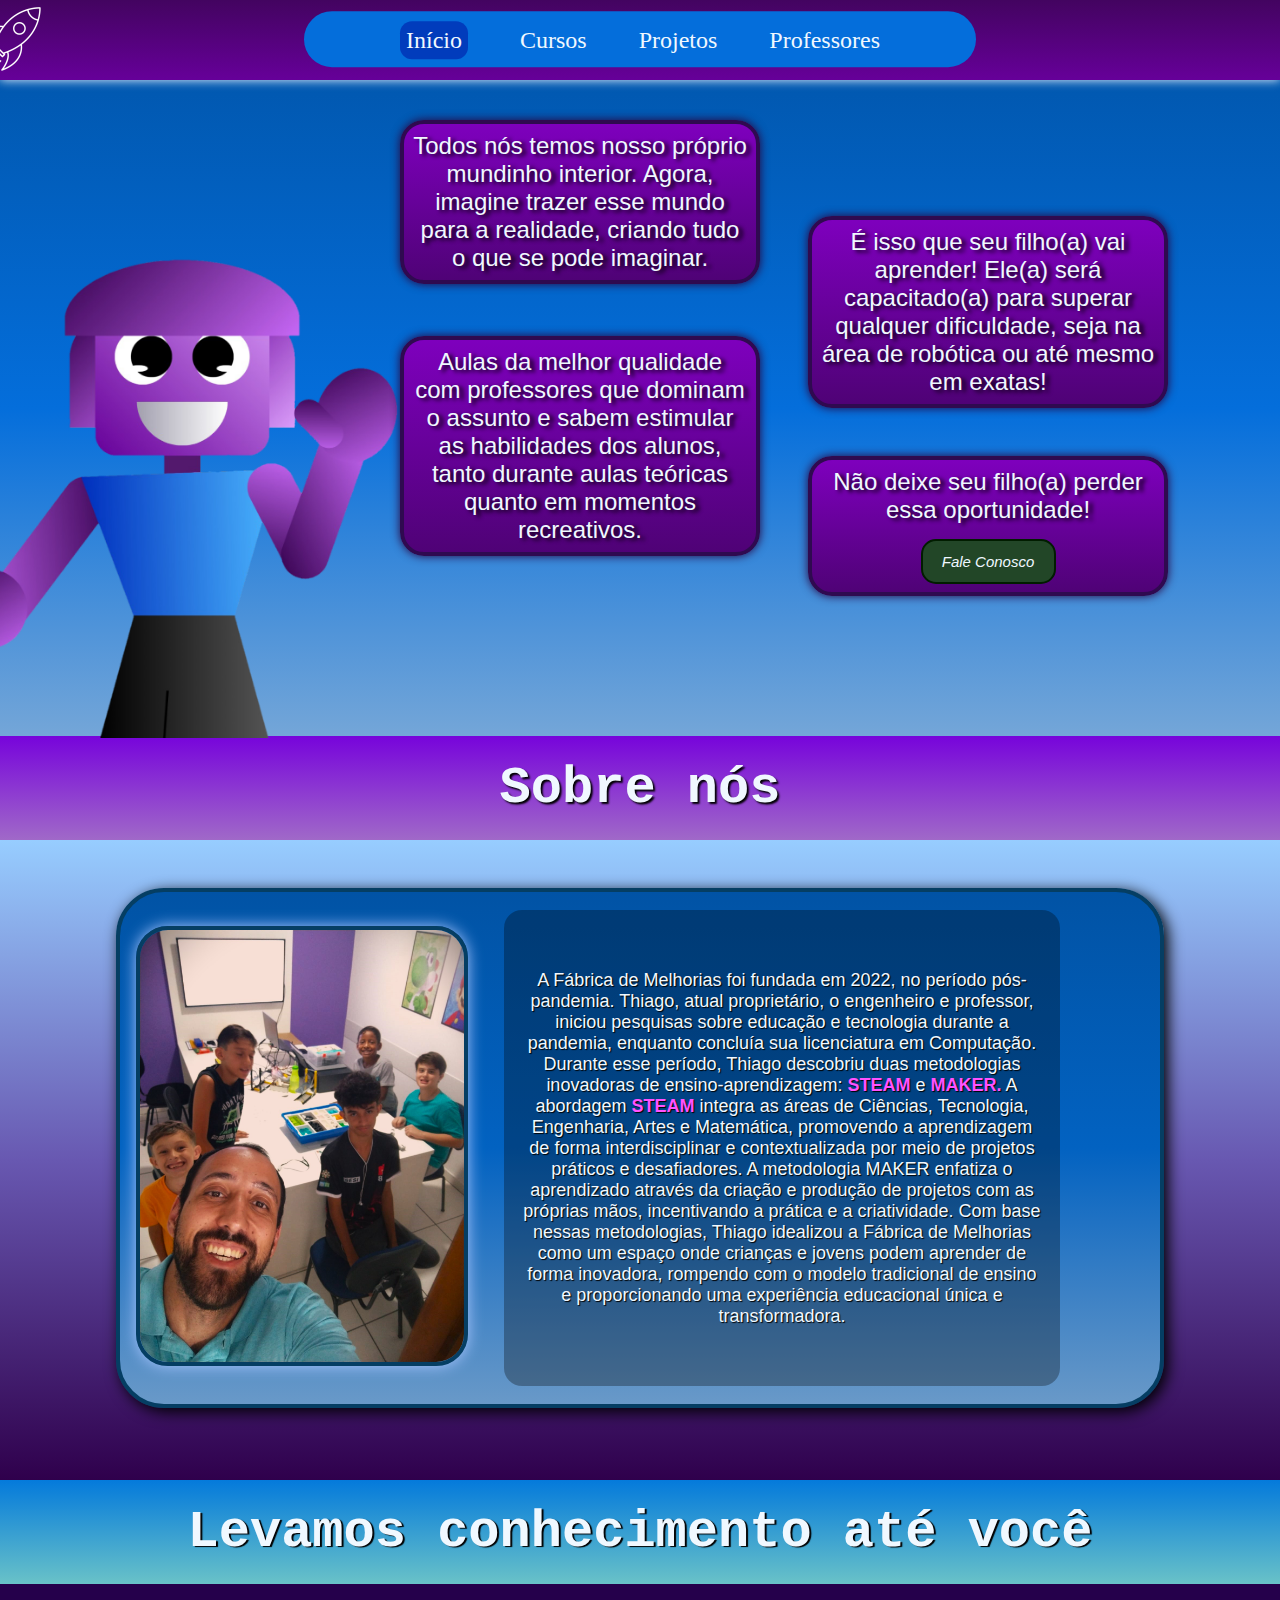
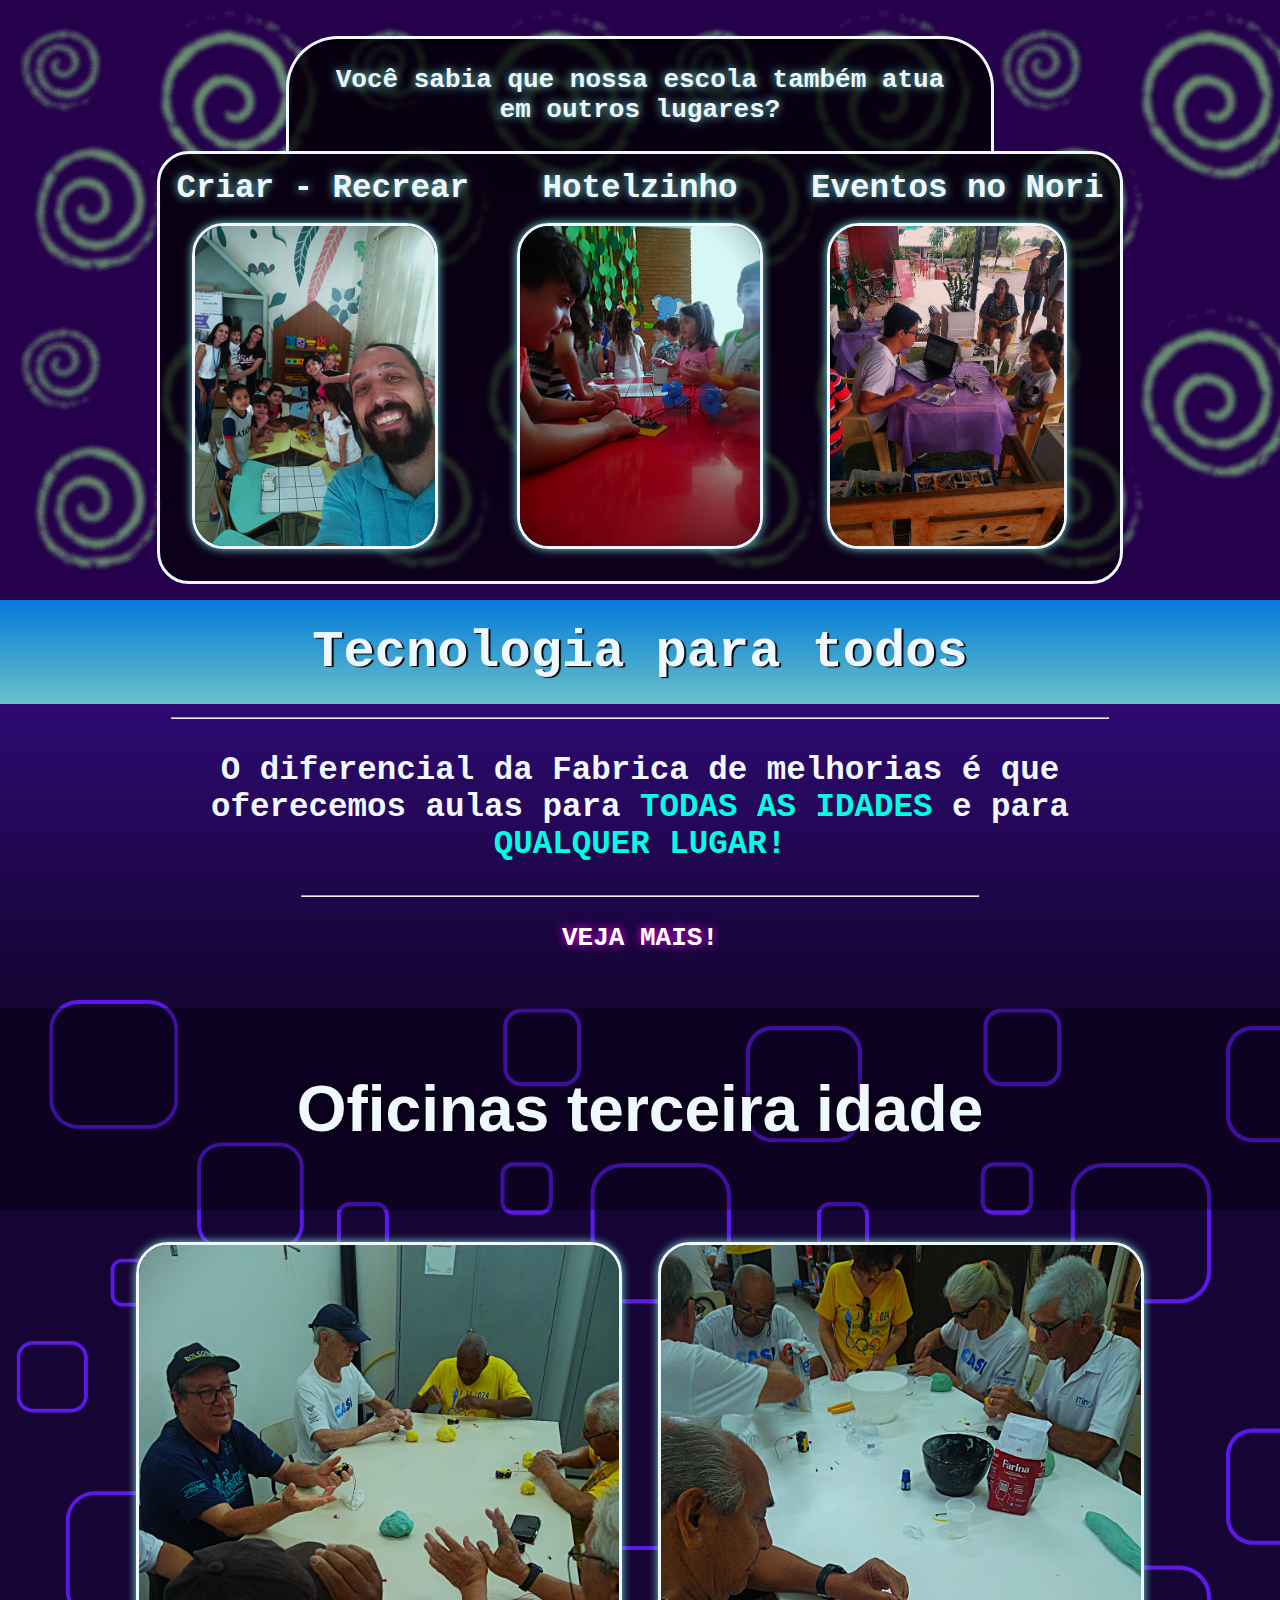
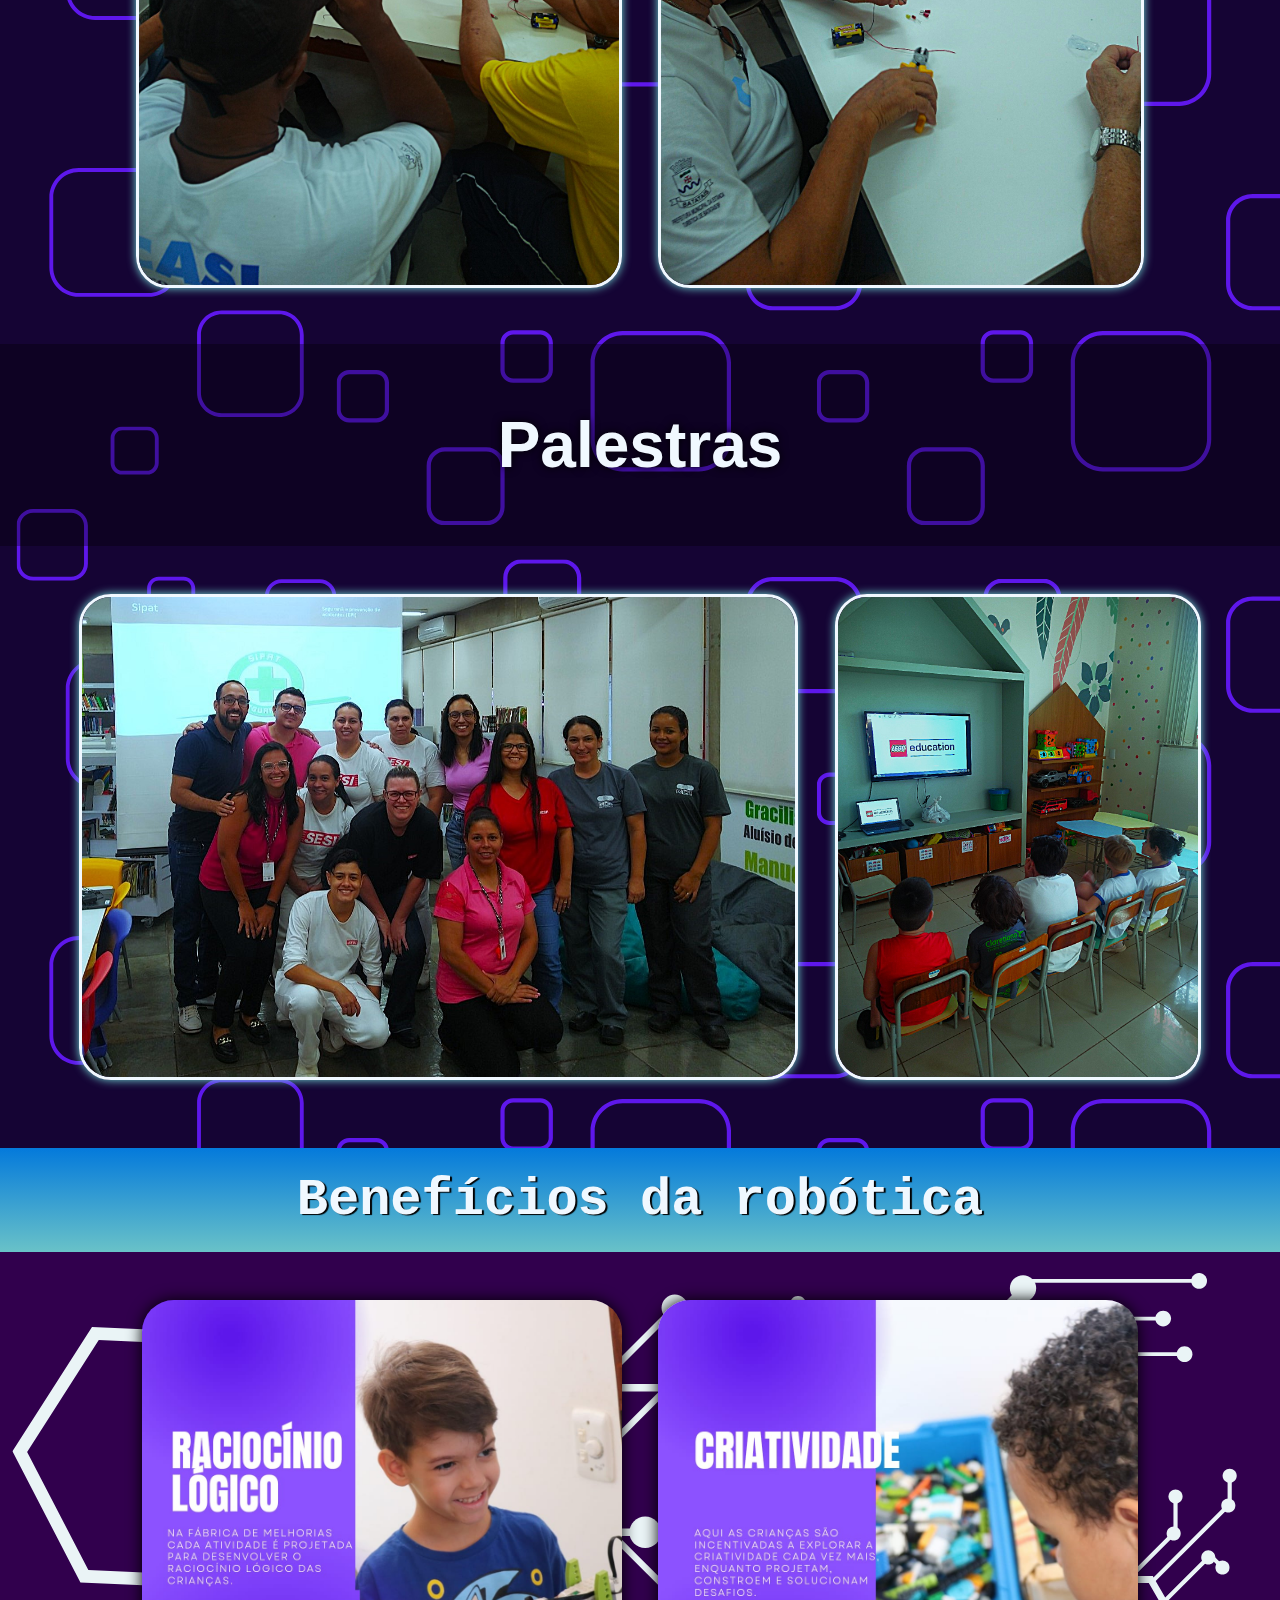
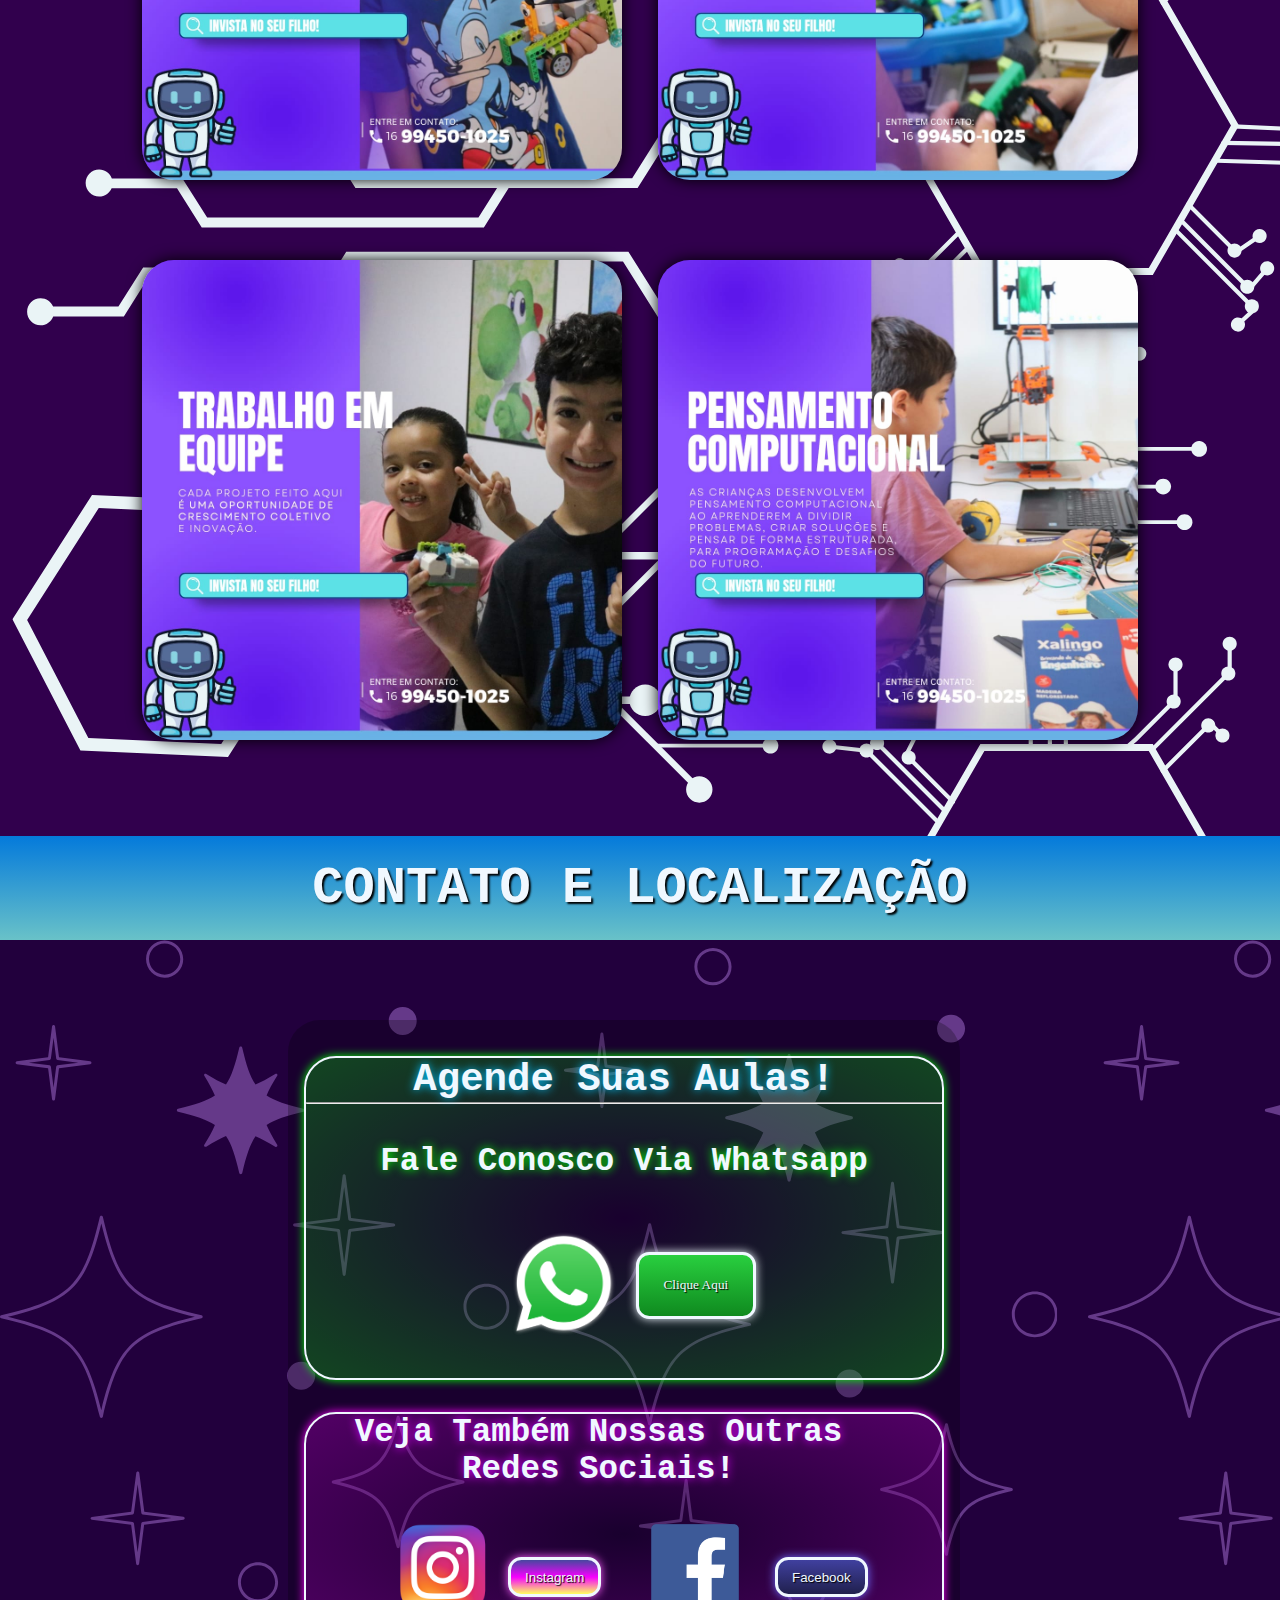
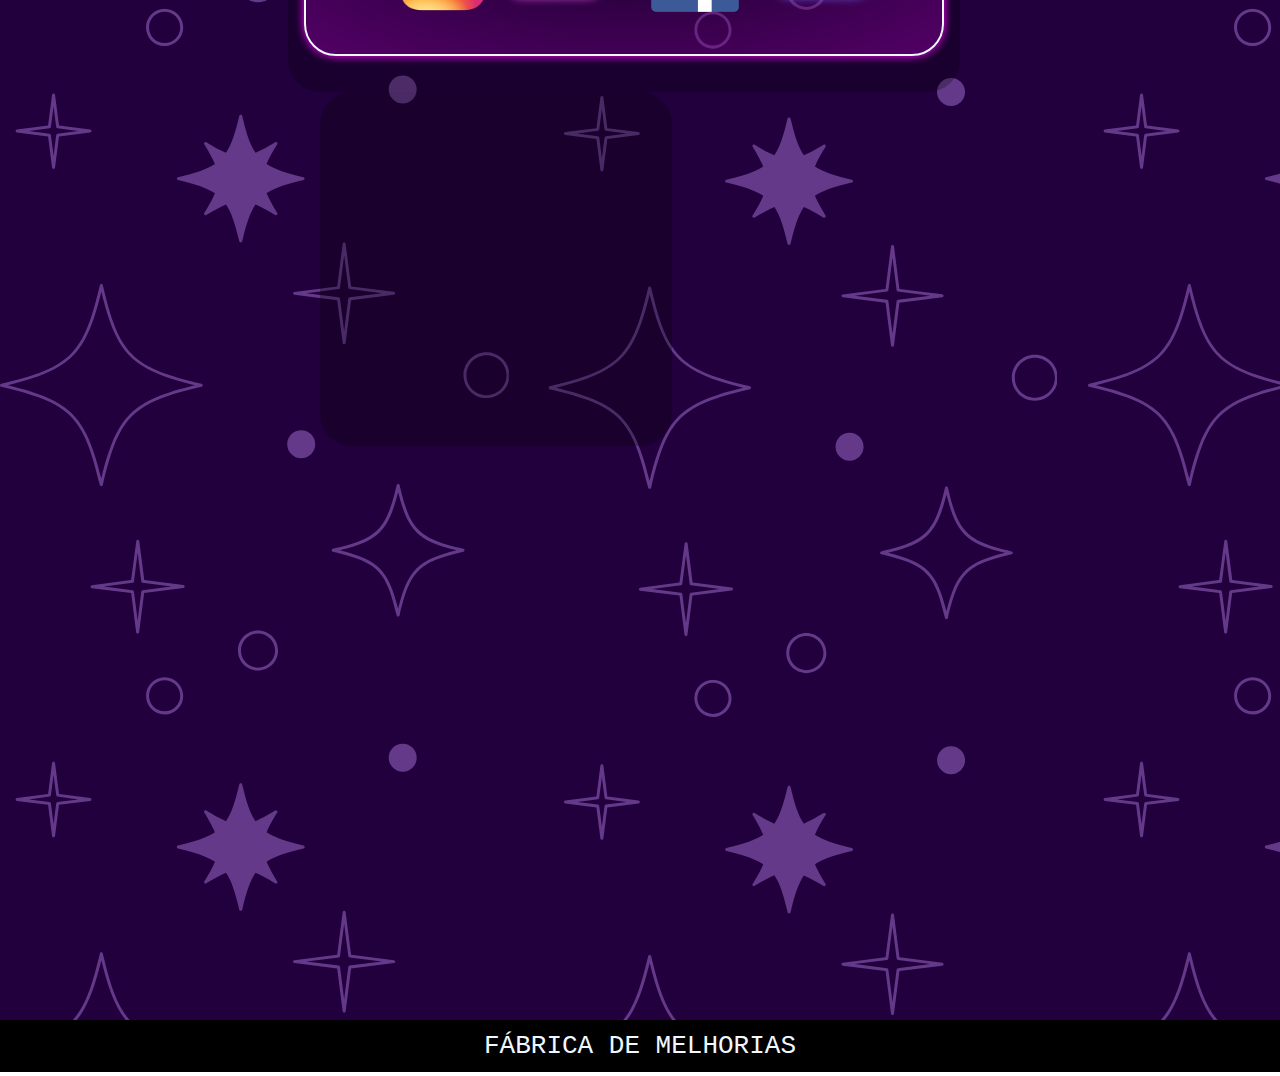
<file: index.html>
<!DOCTYPE html>
<html>
<head>
    <link rel="stylesheet" href="style.css">
    <meta charset="UTF-8">
    <meta name="viewport" content="width=device-width, initial-scale=1.0">
    <title>Fábrica De Melhorias</title>

    <header>
        <img id="logo" src="foguete.png" alt="">
        <label id="TitAnimation">FÁBRICA DE MELHORIAS</label>
        <nav id="nav">
            <a id="a1" href="index.html">Início</a>
            <a id="a" href="cursos/Cursos.html">Cursos</a>
            <a id="a" href="projetos/Projetos.html">Projetos</a>
            <a id="a" href="professores/Professores.html">Professores</a>
        </nav>
    </header>
</head>

<body>
    <div class="content">
        <div id="titTop">
            <span id="tit1"></span>
        </div>
        <div class="top">  
            <div class="topConteudo">
                    <div class="left">
                        <img src="indexImgs/Nina.png" id="nina">
                    </div>
                
                    <div class="right">
                        <div id="linha" class="linha1">
                            <div id="balao1" class="ballon">
                                <p id="pTop">Todos nós temos nosso próprio mundinho interior. Agora, imagine trazer esse mundo para a realidade, 
                                    criando tudo o que se pode imaginar.</p>
                            </div>
                        </div>
                        <div id="linha" class="linha2">
                            <div id="balao2" class="ballon">
                                <p id="pTop">É isso que seu filho(a) vai aprender! Ele(a) será capacitado(a) para superar 
                                qualquer dificuldade, seja na área de robótica ou até mesmo em exatas!</p>
                            </div>
                        </div>
                        <div id="linha" class="linha3">
                            <div id="balao3" class="ballon">
                                <p id="pTop">Aulas da melhor qualidade com professores que 
                                dominam o assunto e sabem estimular as habilidades dos alunos, tanto durante aulas teóricas quanto em momentos recreativos.</p>
                            </div>
                        </div>
                        <div id="linha" class="linha4">
                            <div id="balao4" class="ballon">
                                <p>Não deixe seu filho(a) perder essa oportunidade!</p>
                                <button id="btnFaleConosco" 
                                onclick="window.open('https://wa.me/5516994501025?text=Ol%C3%A1%21+Quero+fazer+a+matr%C3%ADcula..')">Fale Conosco</button>
                            </div>
                        </div>
                    </div>
                </div>
        </div>

        <div class="middle">
            <h1 id="tit2">Sobre nós</h1>

            <div class="midContent">
                <div class="aboutUs">
                    <div class="aboutLeft">
                        <img src="indexImgs/turma.jpeg" id="imgTurma">
                    </div>
                    <div class="aboutRight">
                        <p id="txtMid">
                            A Fábrica de Melhorias foi fundada em 2022, no período pós-pandemia. Thiago, atual proprietário, 
                            o engenheiro e professor, iniciou pesquisas sobre educação e tecnologia durante a pandemia, enquanto 
                            concluía sua licenciatura em Computação.
                            
                            Durante esse período, Thiago descobriu duas metodologias inovadoras de ensino-aprendizagem: <b>STEAM</b> e <b>MAKER.</b> 
                            A abordagem <b>STEAM</b> integra as áreas de Ciências, Tecnologia, Engenharia, Artes e Matemática, promovendo a aprendizagem 
                            de forma interdisciplinar e contextualizada por meio de projetos práticos e desafiadores. A metodologia MAKER 
                            enfatiza o aprendizado através da criação e produção de projetos com as próprias mãos, incentivando a prática e a 
                            criatividade.

                            Com base nessas metodologias, Thiago idealizou a Fábrica de Melhorias como um espaço onde crianças e jovens 
                            podem aprender de forma inovadora, rompendo com o modelo tradicional de ensino e proporcionando uma experiência 
                            educacional única e transformadora.
                        </p>
                    </div>
                </div>                
            </div>

            <h1 id="tit2Mid">Levamos conhecimento até você</h1>
            <div class="more">
                <h1 id="subt">Você sabia que nossa escola também atua em outros lugares?</h1>
                <div class="places">
                    <div class="pl1">
                        <h1>Criar - Recrear</h1>
                        <img src="indexImgs/fisk.jpeg" alt="">
                    </div>
                    <div class="pl2">
                        <h1>Hotelzinho</h1>
                        <img src="indexImgs/hotel.jpeg" alt="">
                    </div>
                    <div class="pl3">
                        <h1>Eventos no Nori</h1>
                        <img src="indexImgs/nori.jpeg" alt="">
                    </div>
                </div>
            </div>

            <div class="afterMiddle">
                <h1 id="tit3Mid">Tecnologia para todos</h1>
                <div class="oldyall">
                    <hr id="hr1">
                    <h1>O diferencial da Fabrica de melhorias é que oferecemos aulas para <strong>TODAS AS IDADES</strong>
                    e para <strong>QUALQUER LUGAR!</strong></h1>
                    <hr id="hr2">
                    <h2>VEJA MAIS!</h2>  
                </div>
                <div class="agesylectures">
                    <h1>Oficinas terceira idade</h1>
                        <div class="oldsimg">
                            <img src="indexImgs/olds1.jpeg" alt="">
                            <img src="indexImgs/olds2.jpeg" alt="">
                        </div>
                        <br>
                        <br>
                    <h1 id="pl">Palestras</h1>
                        <div class="lecturesimg">
                            <img src="indexImgs/lecture1.jpeg" alt="">
                            <img src="indexImgs/childlecture.jpeg" id="imenor" alt="">
                        </div>
                </div>
            </div>
        </div>

        <h1 id="btit3">Benefícios da robótica</h1>

        <div class="imgs" id="imgs">
            <div class="fila1" id="filas">
                <img id="img1" src="indexImgs/img1.jpeg">
                <img id="img2" src="indexImgs/img2.jpeg">
            </div>

            <div class="fila2" id="filas">
                <img id="img3" src="indexImgs/img3.jpeg">
                <img id="img4" src="indexImgs/img4.jpeg">
            </div>
        </div>

        <h1 id="tit3">CONTATO E LOCALIZAÇÃO</h1>
        <div class="final">

            <div class="finalContent">
                <div class="finalSquare">

                    <div class="finalLeft">
                        
                        <div class="what">
                            <div class="greenSquare">
                                <h1 id="titRedes">
                                    Agende Suas Aulas!
                                    <hr>
                                </h1>
                                <h1 id="titFale">Fale Conosco Via Whatsapp</h1>
                                <div class="finalContentTop">
                                    <img id="logoZap" src="indexImgs/WhatsApp.logo.png" alt="">
                                    <button onclick="window.open('https://wa.me/5516994501025?text=Ol%C3%A1%21+Quero+fazer+a+matr%C3%ADcula..')" id="viaWhatsapp">
                                        Clique Aqui
                                    </button>
                                </div>
                            </div>
                        </div>

                        <div class="ins">
                            <div class="purpleSquare">
                                <h1 id="titVerRedes">Veja Também Nossas Outras Redes Sociais! </h1>
                                <div class="finalContentBottom">
                                    <img id="instaLogo" src="indexImgs/InstaLogo.png" alt="">
                                    <button onclick="window.open('https://www.instagram.com/fabricadmelhorias/');" id="btnInsta">Instagram</button>
                                    <img id="faceLogo" src="indexImgs/faceLogo.png" alt="">
                                    <button onclick="window.open('https://www.facebook.com/people/Fábrica-de-Melhorias/100090157701371/');" id="btnFace" >Facebook</button>
                                </div>
                            </div>
                        </div>
                    </div>

                    <div class="finalRight">
                        <iframe src="https://www.google.com/maps/embed?pb=!1m18!1m12!1m3!1d3727.387889588806!2d-47.586254790277195!3d-20.89670838063938!2m3!1f0!2f0!3f0!3m2!1i1024!2i768!4f13.1!3m3!1m2!1s0x94b9fb620dfec15b%3A0x58a50964e344e036!2sF%C3%A1brica%20de%20Melhorias!5e0!3m2!1spt-BR!2sbr!4v1733351501333!5m2!1spt-BR!2sbr" width="500" height="350" style="border:0;" allowfullscreen="" loading="lazy" referrerpolicy="no-referrer-when-downgrade"></iframe>
                    </div>
                </div>
            </div>
        </div>
    </div>
    <footer>FÁBRICA DE MELHORIAS</footer>
</body>
</html>
</file>
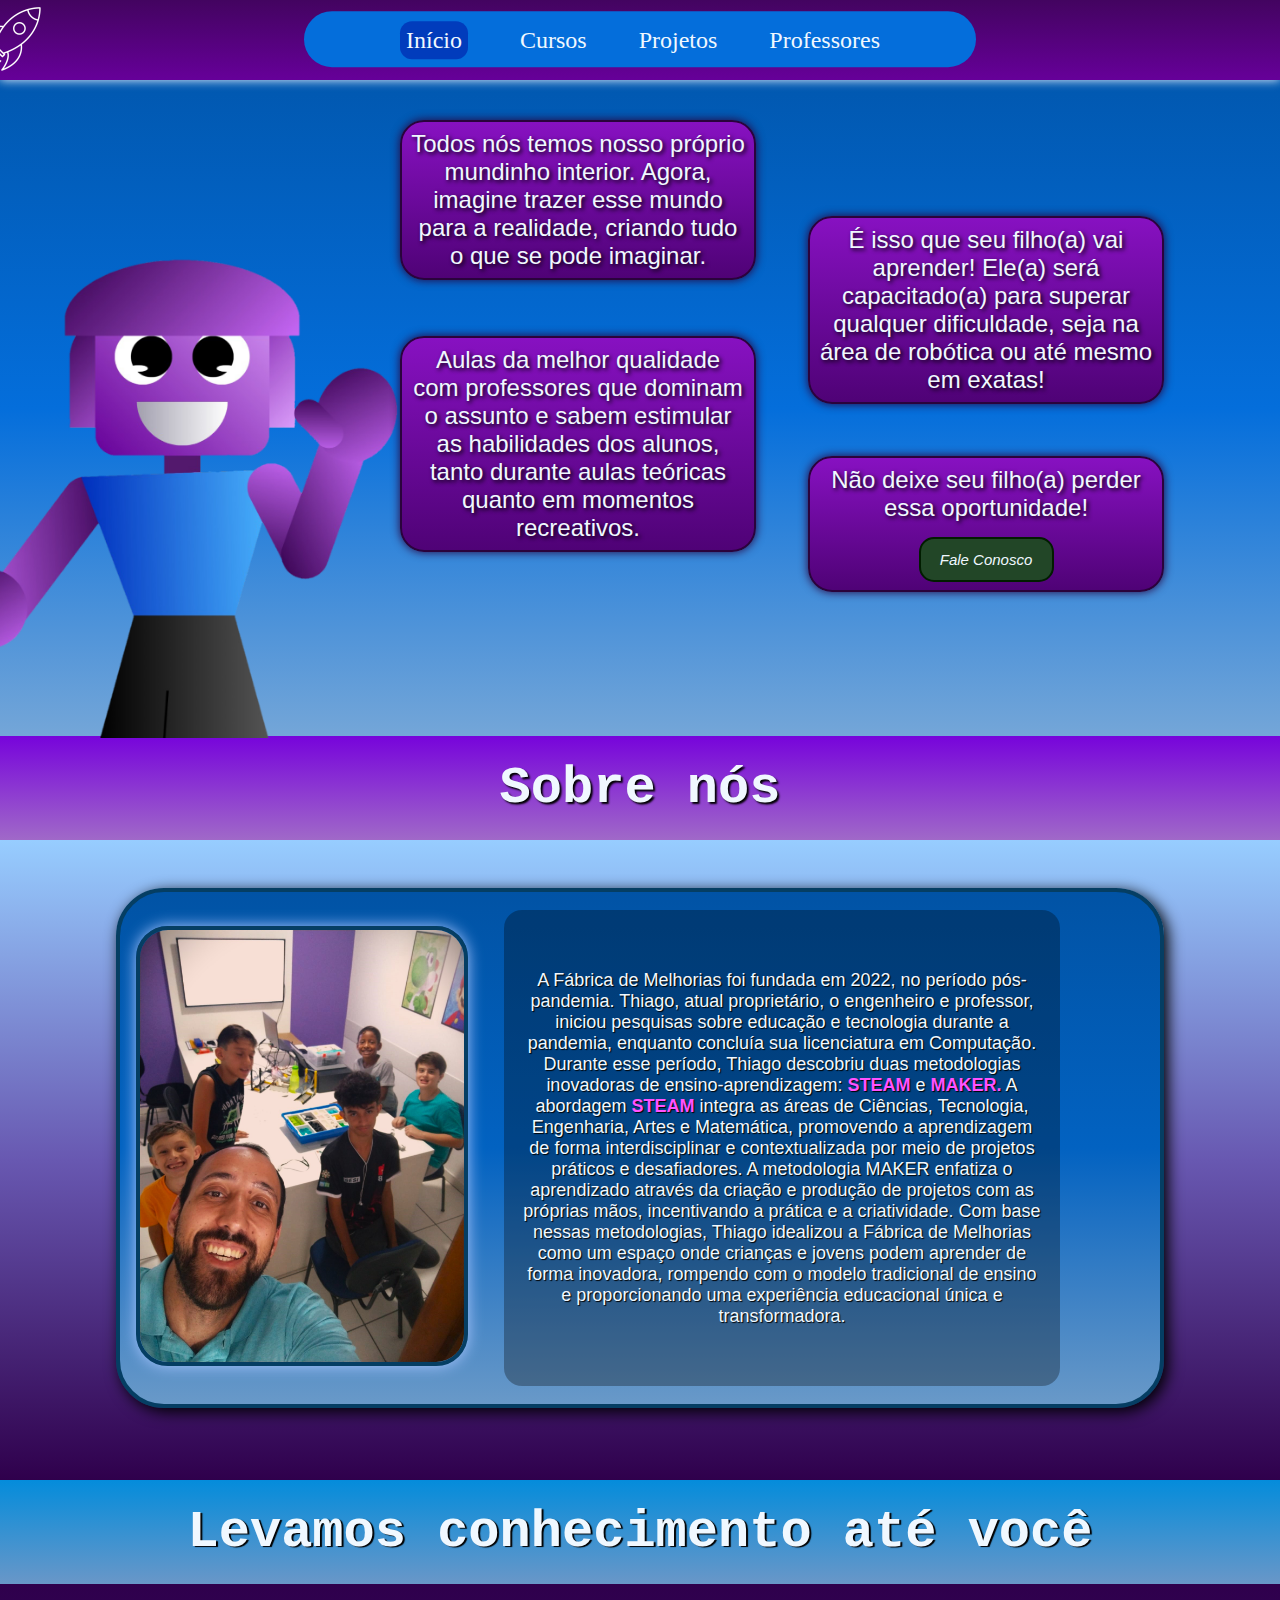
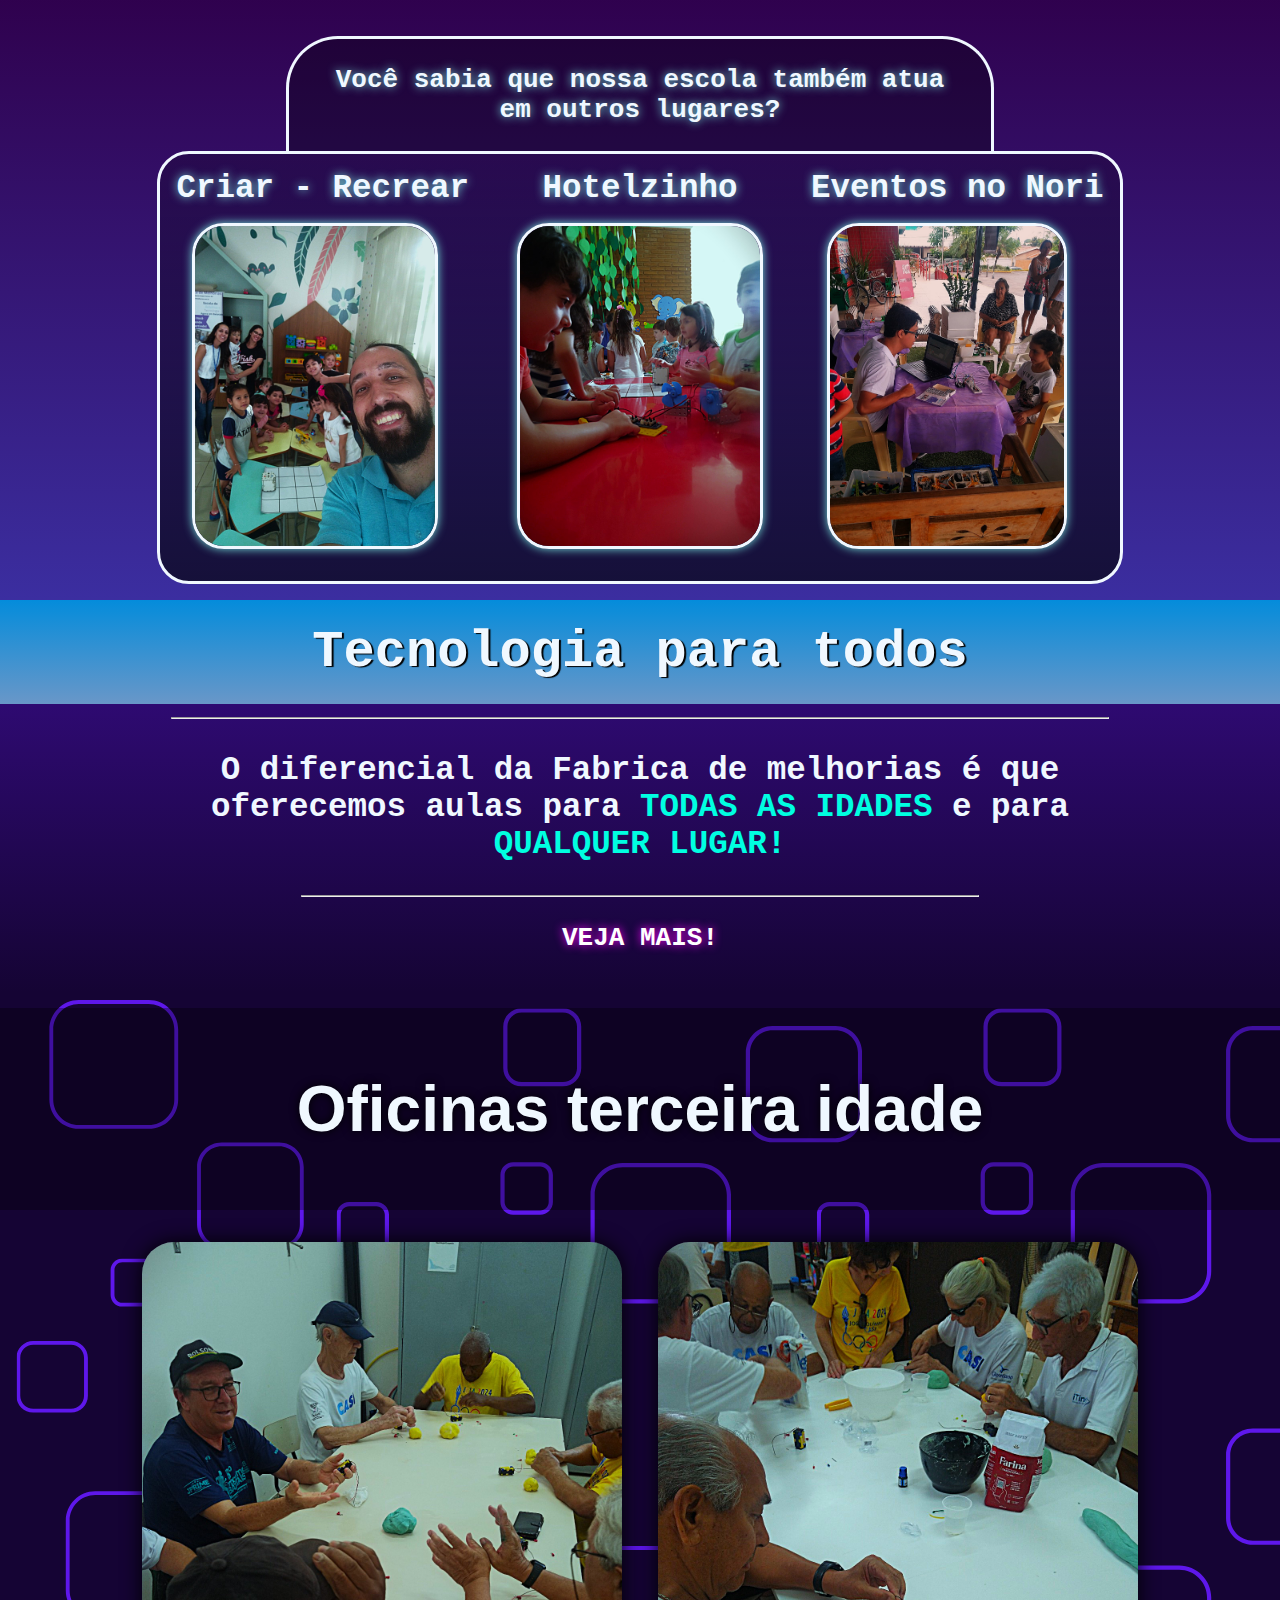
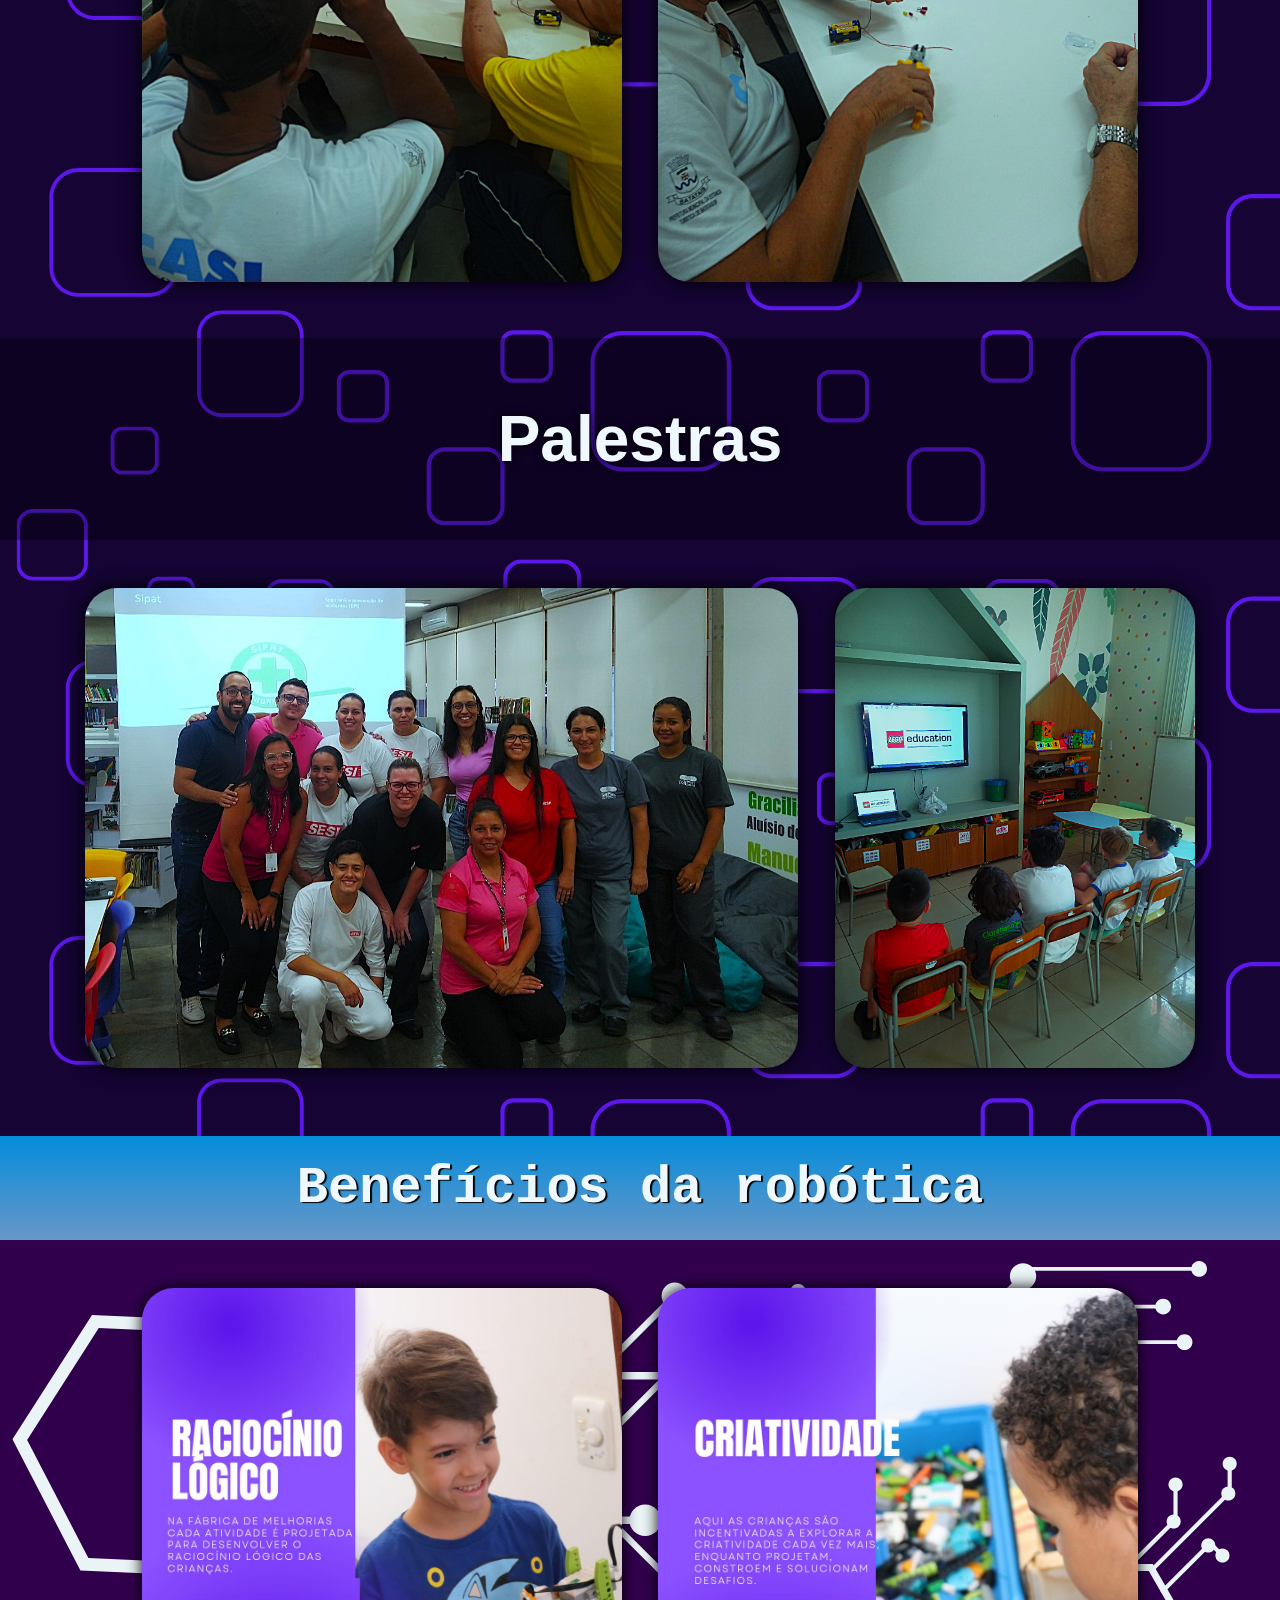
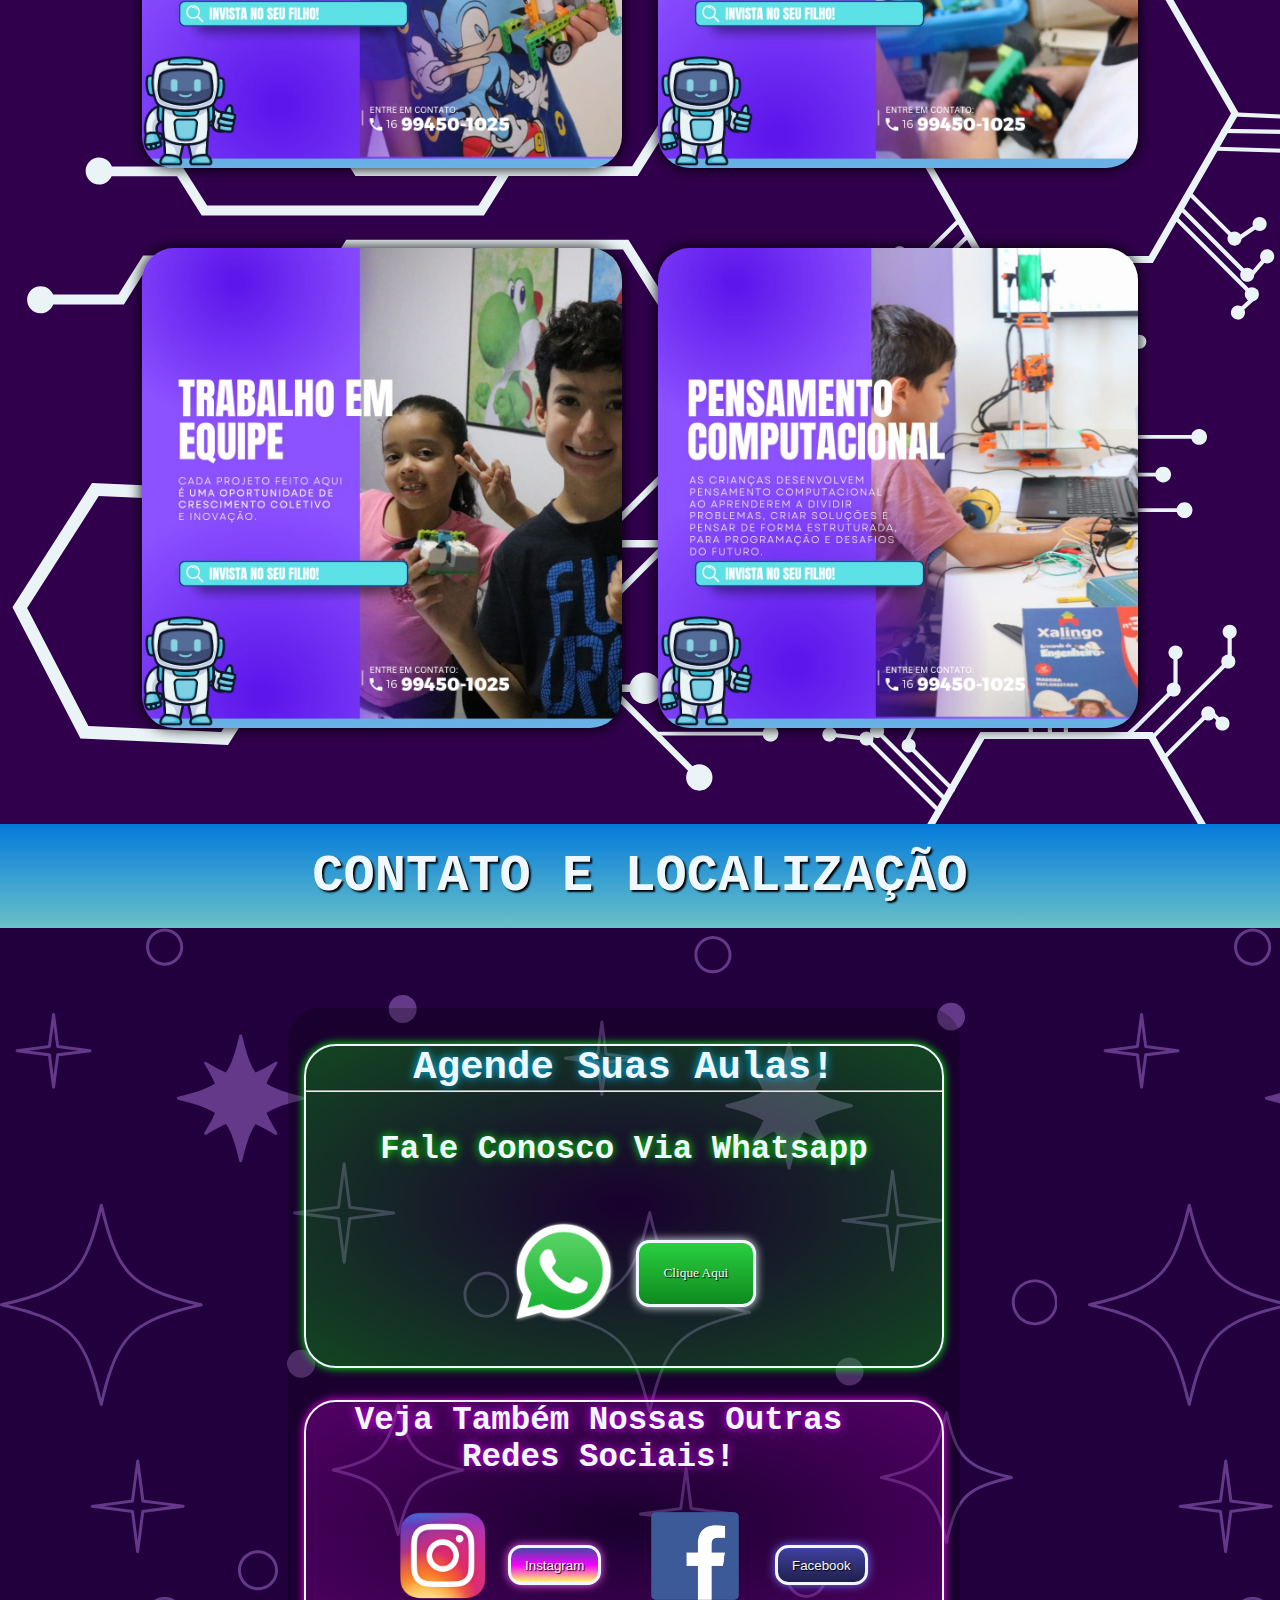
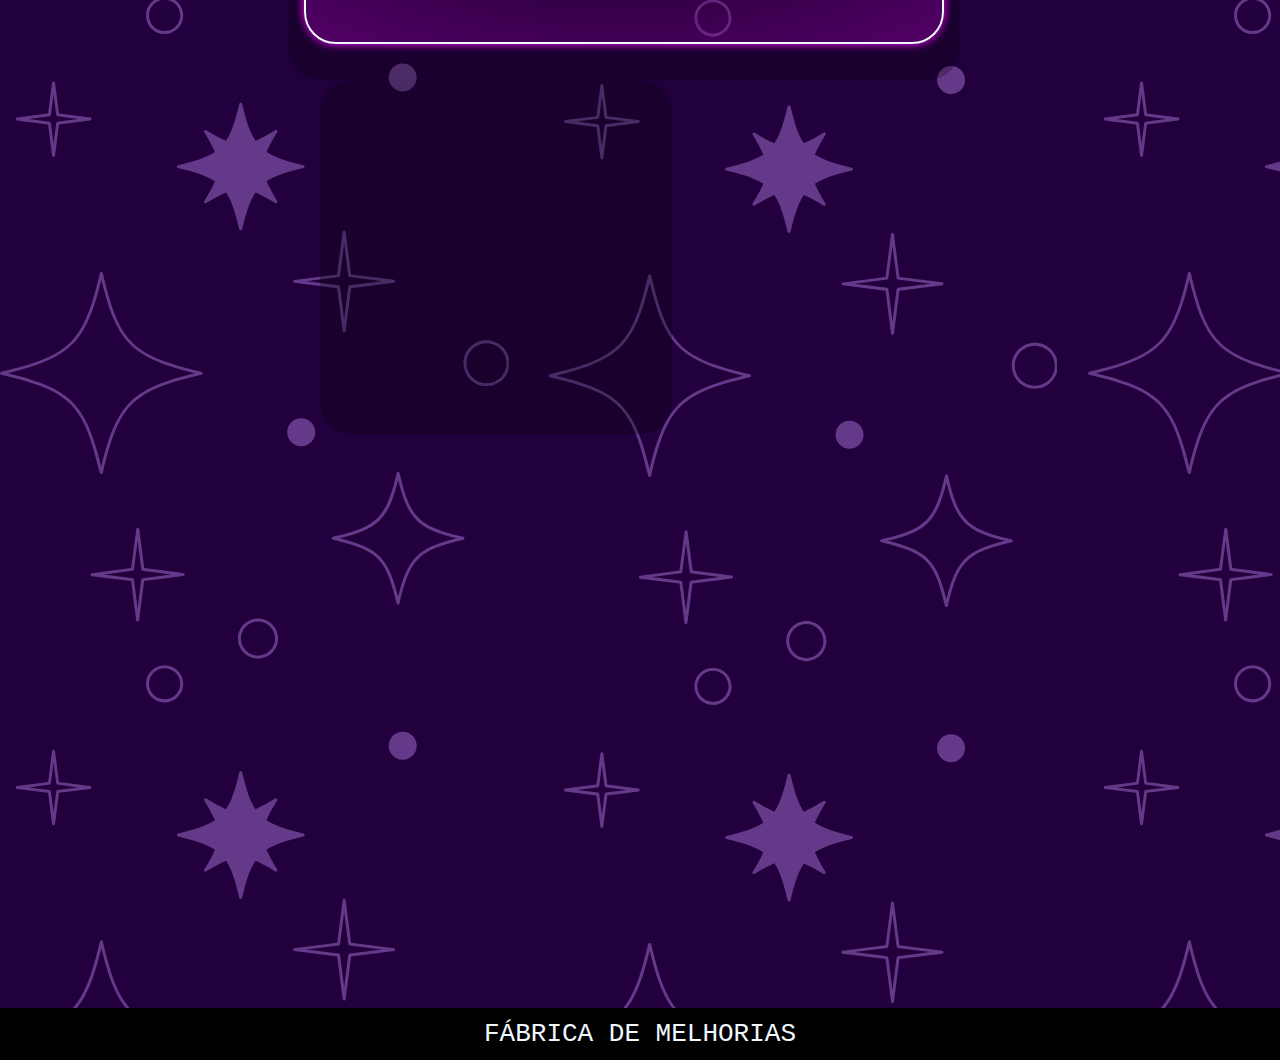
<file: index/index.html>
<!DOCTYPE html>
<html>
<head>
    <link rel="stylesheet" href="style.css">
    <meta charset="UTF-8">
    <meta name="viewport" content="width=device-width, initial-scale=1.0">
    <title>Fábrica De Melhorias</title>

    <header>
        <img id="logo" src="foguete.png" alt="">
        <label id="TitAnimation">FÁBRICA DE MELHORIAS</label>
        <nav id="nav">
            <a id="a1" href="index.html">Início</a>
            <a id="a" href="../Cursos.html">Cursos</a>
            <a id="a" href="../projetos/Projetos.html">Projetos</a>
            <a id="a" href="../professores/Professores.html">Professores</a>
        </nav>
    </header>
</head>

<body>
    <div class="content">
        <div id="titTop">
            <span id="tit1"></span>
        </div>
        <div class="top">  
            <div class="topConteudo">
                    <div class="left">
                        <img src="Nina.png" id="nina">
                    </div>
                
                    <div class="right">
                        <div id="linha" class="linha1">
                            <div id="balao1" class="ballon">
                                <p id="pTop">Todos nós temos nosso próprio mundinho interior. Agora, imagine trazer esse mundo para a realidade, 
                                    criando tudo o que se pode imaginar.</p>
                            </div>
                        </div>
                        <div id="linha" class="linha2">
                            <div id="balao2" class="ballon">
                                <p id="pTop">É isso que seu filho(a) vai aprender! Ele(a) será capacitado(a) para superar 
                                qualquer dificuldade, seja na área de robótica ou até mesmo em exatas!</p>
                            </div>
                        </div>
                        <div id="linha" class="linha3">
                            <div id="balao3" class="ballon">
                                <p id="pTop">Aulas da melhor qualidade com professores que 
                                dominam o assunto e sabem estimular as habilidades dos alunos, tanto durante aulas teóricas quanto em momentos recreativos.</p>
                            </div>
                        </div>
                        <div id="linha" class="linha4">
                            <div id="balao4" class="ballon">
                                <p>Não deixe seu filho(a) perder essa oportunidade!</p>
                                <button id="btnFaleConosco" 
                                onclick="window.open('https://wa.me/5516994501025?text=Ol%C3%A1%21+Quero+fazer+a+matr%C3%ADcula..')">Fale Conosco</button>
                            </div>
                        </div>
                    </div>
                </div>
        </div>

        <div class="middle">
            <h1 id="tit2">Sobre nós</h1>

            <div class="midContent">
                <div class="aboutUs">
                    <div class="aboutLeft">
                        <img src="turma.jpeg" id="imgTurma">
                    </div>
                    <div class="aboutRight">
                        <p id="txtMid">
                            A Fábrica de Melhorias foi fundada em 2022, no período pós-pandemia. Thiago, atual proprietário, 
                            o engenheiro e professor, iniciou pesquisas sobre educação e tecnologia durante a pandemia, enquanto 
                            concluía sua licenciatura em Computação.
                            
                            Durante esse período, Thiago descobriu duas metodologias inovadoras de ensino-aprendizagem: <b>STEAM</b> e <b>MAKER.</b> 
                            A abordagem <b>STEAM</b> integra as áreas de Ciências, Tecnologia, Engenharia, Artes e Matemática, promovendo a aprendizagem 
                            de forma interdisciplinar e contextualizada por meio de projetos práticos e desafiadores. A metodologia MAKER 
                            enfatiza o aprendizado através da criação e produção de projetos com as próprias mãos, incentivando a prática e a 
                            criatividade.

                            Com base nessas metodologias, Thiago idealizou a Fábrica de Melhorias como um espaço onde crianças e jovens 
                            podem aprender de forma inovadora, rompendo com o modelo tradicional de ensino e proporcionando uma experiência 
                            educacional única e transformadora.
                        </p>
                    </div>
                </div>                
            </div>

            <h1 id="tit2Mid">Levamos conhecimento até você</h1>
            <div class="more">
                <h1 id="subt">Você sabia que nossa escola também atua em outros lugares?</h1>
                <div class="places">
                    <div class="pl1">
                        <h1>Criar - Recrear</h1>
                        <img src="fisk.jpeg" alt="">
                    </div>
                    <div class="pl2">
                        <h1>Hotelzinho</h1>
                        <img src="hotel.jpeg" alt="">
                    </div>
                    <div class="pl3">
                        <h1>Eventos no Nori</h1>
                        <img src="nori.jpeg" alt="">
                    </div>
                </div>
            </div>

            <div class="afterMiddle">
                <h1 id="tit3Mid">Tecnologia para todos</h1>
                <div class="oldyall">
                    <hr id="hr1">
                    <h1>O diferencial da Fabrica de melhorias é que oferecemos aulas para <strong>TODAS AS IDADES</strong>
                    e para <strong>QUALQUER LUGAR!</strong></h1>
                    <hr id="hr2">
                    <h2>VEJA MAIS!</h2>  
                </div>
                <div class="agesylectures">
                    <h1>Oficinas terceira idade</h1>
                        <div class="oldsimg">
                            <img src="olds1.jpeg" alt="">
                            <img src="olds2.jpeg" alt="">
                        </div>
                        <br>
                        <br>
                    <h1 id="pl">Palestras</h1>
                        <div class="lecturesimg">
                            <img src="lecture1.jpeg" alt="">
                            <img src="childlecture.jpeg" id="imenor" alt="">
                        </div>
                </div>
            </div>
        </div>

        <h1 id="btit3">Benefícios da robótica</h1>

        <div class="imgs" id="imgs">
            <div class="fila1" id="filas">
                <img id="img1" src="img1.jpeg">
                <img id="img2" src="img2.jpeg">
            </div>

            <div class="fila2" id="filas">
                <img id="img3" src="img3.jpeg">
                <img id="img4" src="img4.jpeg">
            </div>
        </div>

        <h1 id="tit3">CONTATO E LOCALIZAÇÃO</h1>
        <div class="final">

            <div class="finalContent">
                <div class="finalSquare">

                    <div class="finalLeft">
                        
                        <div class="what">
                            <div class="greenSquare">
                                <h1 id="titRedes">
                                    Agende Suas Aulas!
                                    <hr>
                                </h1>
                                <h1 id="titFale">Fale Conosco Via Whatsapp</h1>
                                <div class="finalContentTop">
                                    <img id="logoZap" src="WhatsApp.logo.png" alt="">
                                    <button onclick="window.open('https://wa.me/5516994501025?text=Ol%C3%A1%21+Quero+fazer+a+matr%C3%ADcula..')" id="viaWhatsapp">
                                        Clique Aqui
                                    </button>
                                </div>
                            </div>
                        </div>

                        <div class="ins">
                            <div class="purpleSquare">
                                <h1 id="titVerRedes">Veja Também Nossas Outras Redes Sociais! </h1>
                                <div class="finalContentBottom">
                                    <img id="instaLogo" src="InstaLogo.png" alt="">
                                    <button onclick="window.open('https://www.instagram.com/fabricadmelhorias/');" id="btnInsta">Instagram</button>
                                    <img id="faceLogo" src="faceLogo.png" alt="">
                                    <button onclick="window.open('https://www.facebook.com/people/Fábrica-de-Melhorias/100090157701371/');" id="btnFace" >Facebook</button>
                                </div>
                            </div>
                        </div>
                    </div>

                    <div class="finalRight">
                        <iframe src="https://www.google.com/maps/embed?pb=!1m18!1m12!1m3!1d3727.387889588806!2d-47.586254790277195!3d-20.89670838063938!2m3!1f0!2f0!3f0!3m2!1i1024!2i768!4f13.1!3m3!1m2!1s0x94b9fb620dfec15b%3A0x58a50964e344e036!2sF%C3%A1brica%20de%20Melhorias!5e0!3m2!1spt-BR!2sbr!4v1733351501333!5m2!1spt-BR!2sbr" width="500" height="350" style="border:0;" allowfullscreen="" loading="lazy" referrerpolicy="no-referrer-when-downgrade"></iframe>
                    </div>
                </div>
            </div>
        </div>
    </div>
    <footer>FÁBRICA DE MELHORIAS</footer>
</body>
</html>
</file>
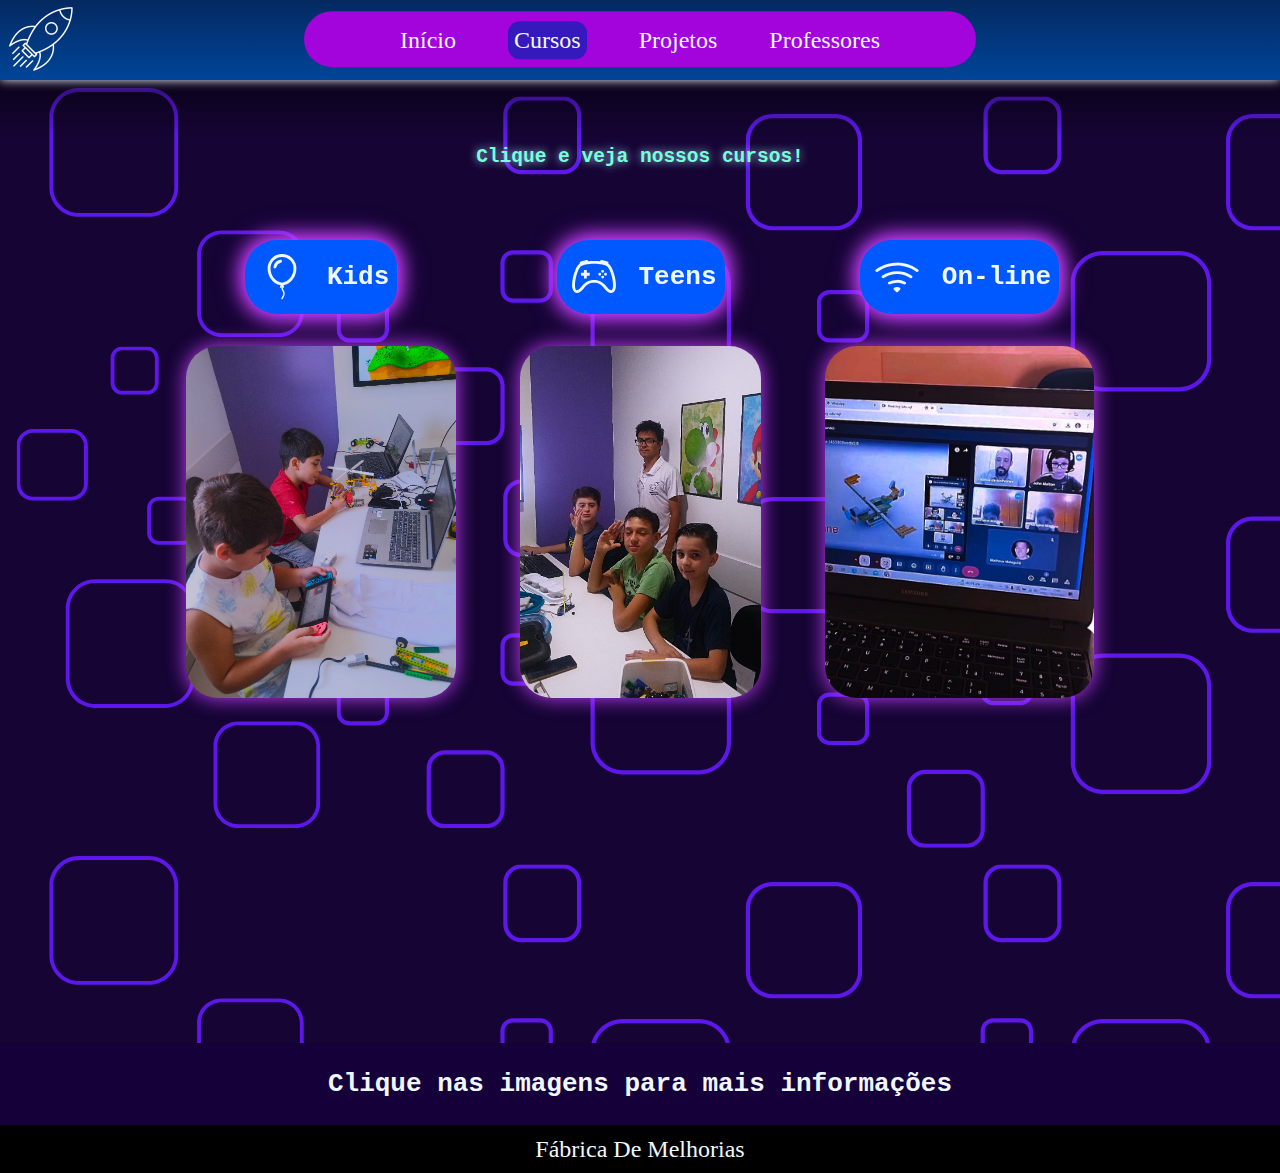
<file: Cursos.html>
<!DOCTYPE html>
<html>

<head>
    <meta charset="UTF-8">
    <meta name="viewport" content="width=device-width, initial-scale=1.0">
    <link rel="stylesheet" href="Cursos.css">
    <title>Cursos</title>

    <header>
        <img id="logo" src="foguete.png" alt="">
        <nav id="nav">
            <a id="a" href="index.html">Início</a>
            <a id="a2" href="Cursos.html">Cursos</a>
            <a id="a" href="projetos/Projetos.html">Projetos</a>
            <a id="a" href="professores/Professores.html">Professores</a>
        </nav>
    </header>
</head>

<body>
    <div class="content">
        <div class="itens">
            <div class="titAnim">
                <span id="tit1"></span>
                <h2>Clique e veja nossos cursos!</h2>
            </div>

            <div class="cursos">
                <div class="kids">
                    <div class="icons">
                        <svg xmlns="http://www.w3.org/2000/svg" style="color: aliceblue;" width="46" height="46" fill="currentColor" class="bi bi-balloon" viewBox="0 0 16 16">
                            <path fill-rule="evenodd" d="M8 9.984C10.403 9.506 12 7.48 12 5a4 4 0 0 0-8 0c0 2.48 1.597 4.506 4 4.984M13 5c0 2.837-1.789 5.227-4.52 5.901l.244.487a.25.25 0 1 1-.448.224l-.008-.017c.008.11.02.202.037.29.054.27.161.488.419 1.003.288.578.235 1.15.076 1.629-.157.469-.422.867-.588 1.115l-.004.007a.25.25 0 1 1-.416-.278c.168-.252.4-.6.533-1.003.133-.396.163-.824-.049-1.246l-.013-.028c-.24-.48-.38-.758-.448-1.102a3 3 0 0 1-.052-.45l-.04.08a.25.25 0 1 1-.447-.224l.244-.487C4.789 10.227 3 7.837 3 5a5 5 0 0 1 10 0m-6.938-.495a2 2 0 0 1 1.443-1.443C7.773 2.994 8 2.776 8 2.5s-.226-.504-.498-.459a3 3 0 0 0-2.46 2.461c-.046.272.182.498.458.498s.494-.227.562-.495"/>
                        </svg>
                        <h1>Kids</h1>
                </div>
                    <img src="kd.jpeg" id="kidsimg">
                </div>

                <div class="teens">
                    <div class="icons">
                        <svg xmlns="http://www.w3.org/2000/svg  " width="46" height="46" style="color: aliceblue;" fill="currentColor" class="bi bi-controller" viewBox="0 0 16 16">
                          <path d="M11.5 6.027a.5.5 0 1 1-1 0 .5.5 0 0 1 1 0m-1.5 1.5a.5.5 0 1 0 0-1 .5.5 0 0 0 0 1m2.5-.5a.5.5 0 1 1-1 0 .5.5 0 0 1 1 0m-1.5 1.5a.5.5 0 1 0 0-1 .5.5 0 0 0 0 1m-6.5-3h1v1h1v1h-1v1h-1v-1h-1v-1h1z"/>
                          <path d="M3.051 3.26a.5.5 0 0 1 .354-.613l1.932-.518a.5.5 0 0 1 .62.39c.655-.079 1.35-.117 2.043-.117.72 0 1.443.041 2.12.126a.5.5 0 0 1 .622-.399l1.932.518a.5.5 0 0 1 .306.729q.211.136.373.297c.408.408.78 1.05 1.095 1.772.32.733.599 1.591.805 2.466s.34 1.78.364 2.606c.024.816-.059 1.602-.328 2.21a1.42 1.42 0 0 1-1.445.83c-.636-.067-1.115-.394-1.513-.773-.245-.232-.496-.526-.739-.808-.126-.148-.25-.292-.368-.423-.728-.804-1.597-1.527-3.224-1.527s-2.496.723-3.224 1.527c-.119.131-.242.275-.368.423-.243.282-.494.575-.739.808-.398.38-.877.706-1.513.773a1.42 1.42 0 0 1-1.445-.83c-.27-.608-.352-1.395-.329-2.21.024-.826.16-1.73.365-2.606.206-.875.486-1.733.805-2.466.315-.722.687-1.364 1.094-1.772a2.3 2.3 0 0 1 .433-.335l-.028-.079zm2.036.412c-.877.185-1.469.443-1.733.708-.276.276-.587.783-.885 1.465a14 14 0 0 0-.748 2.295 12.4 12.4 0 0 0-.339 2.406c-.022.755.062 1.368.243 1.776a.42.42 0 0 0 .426.24c.327-.034.61-.199.929-.502.212-.202.4-.423.615-.674.133-.156.276-.323.44-.504C4.861 9.969 5.978 9.027 8 9.027s3.139.942 3.965 1.855c.164.181.307.348.44.504.214.251.403.472.615.674.318.303.601.468.929.503a.42.42 0 0 0 .426-.241c.18-.408.265-1.02.243-1.776a12.4 12.4 0 0 0-.339-2.406 14 14 0 0 0-.748-2.295c-.298-.682-.61-1.19-.885-1.465-.264-.265-.856-.523-1.733-.708-.85-.179-1.877-.27-2.913-.27s-2.063.091-2.913.27"/>
                        </svg>
                      <h1>Teens</h1>
                    </div>
                    <img src="teens1.jpeg" id="teensimg">
                </div>
                <div class="online">
                    <div class="icons">
                        <svg xmlns="http://www.w3.org/2000/svg" width="46" height="46" style="color: aliceblue;" fill="currentColor" class="bi bi-wifi" viewBox="0 0 16 16">
                            <path d="M15.384 6.115a.485.485 0 0 0-.047-.736A12.44 12.44 0 0 0 8 3C5.259 3 2.723 3.882.663 5.379a.485.485 0 0 0-.048.736.52.52 0 0 0 .668.05A11.45 11.45 0 0 1 8 4c2.507 0 4.827.802 6.716 2.164.205.148.49.13.668-.049"/>
                            <path d="M13.229 8.271a.482.482 0 0 0-.063-.745A9.46 9.46 0 0 0 8 6c-1.905 0-3.68.56-5.166 1.526a.48.48 0 0 0-.063.745.525.525 0 0 0 .652.065A8.46 8.46 0 0 1 8 7a8.46 8.46 0 0 1 4.576 1.336c.206.132.48.108.653-.065m-2.183 2.183c.226-.226.185-.605-.1-.75A6.5 6.5 0 0 0 8 9c-1.06 0-2.062.254-2.946.704-.285.145-.326.524-.1.75l.015.015c.16.16.407.19.611.09A5.5 5.5 0 0 1 8 10c.868 0 1.69.201 2.42.56.203.1.45.07.61-.091zM9.06 12.44c.196-.196.198-.52-.04-.66A2 2 0 0 0 8 11.5a2 2 0 0 0-1.02.28c-.238.14-.236.464-.04.66l.706.706a.5.5 0 0 0 .707 0l.707-.707z"/>
                          </svg>
                          <h1>On-line</h1>
                        </div>
                    <img src="aulaon.jpeg" alt="">
                </div>
            </div>
        </div>
    </div>
    <h1 id="maisinf">Clique nas imagens para mais informações</h1>


            
                                    <!--
                                            SÃO 3 CURSOS, KIDS, TEENS E ONLINE, EU SALVEI MODELOS NO PC
                                            SERIA BOM CRIAR UMA PÁGINA PARA CADA UM, NÃO VAI DEMORAR MUITO
                                            
                                                falta pouco, vai só mais uma, você tá perto, NÃO DESANIMA!
                                    -->
    <footer>Fábrica De Melhorias</footer>
</body>

</html>
</file>
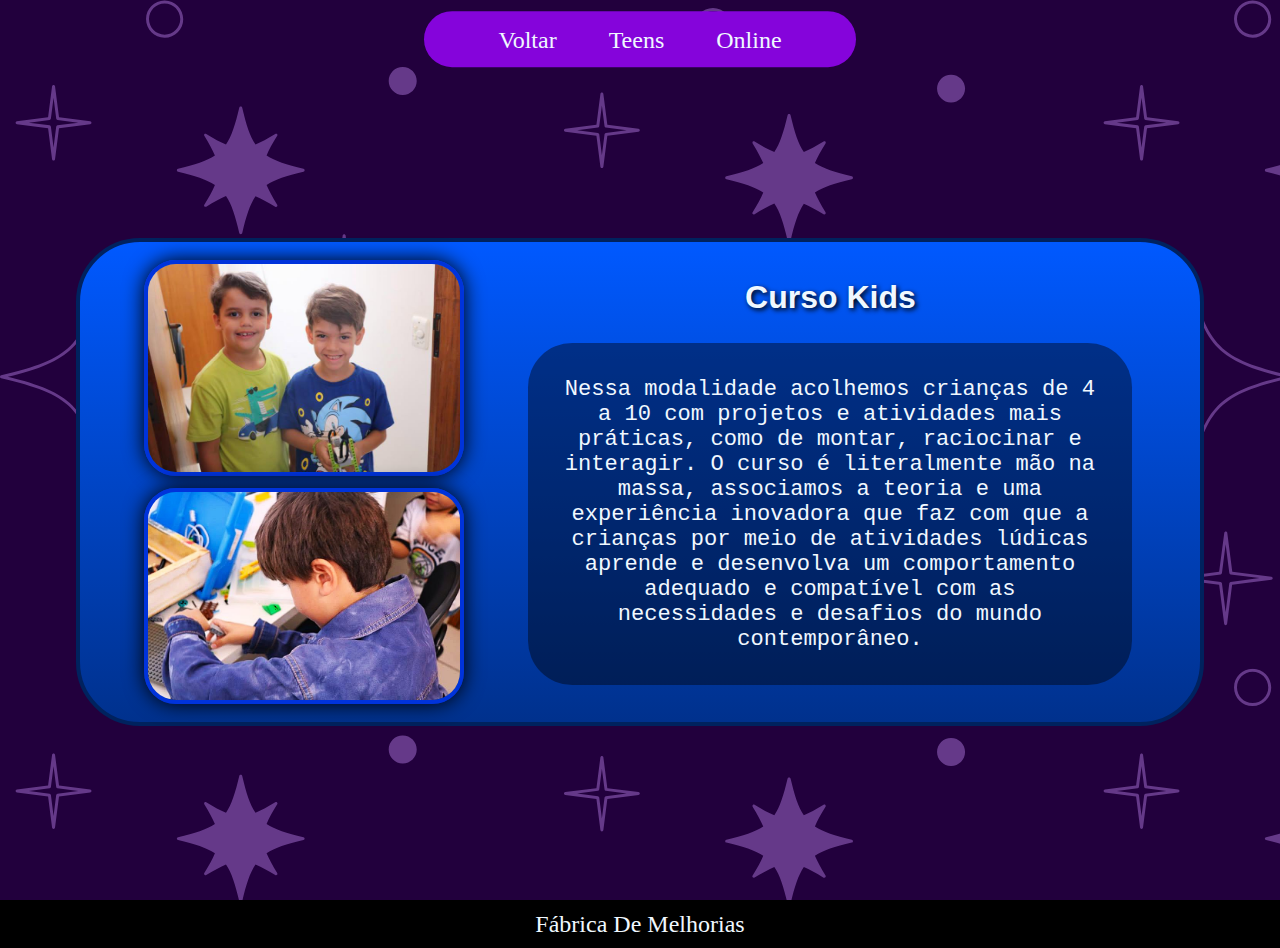
<file: cursos/Kids.html>
<!DOCTYPE html>
<html>
<head>
    <meta charset="UTF-8">
    <meta name="viewport" content="width=device-width, initial-scale=1.0">
    <title>Kids</title>
    <link rel="stylesheet" href="kids.css">
    <nav>
        <a href="./Cursos.html">Voltar</a>
        <a href="./Teens.html">Teens</a>
        <a href="./Online.html">Online</a>
    </nav>
</head>
<body>
    <div class="container">
        
        <div class="square">
            <div class="left">
                <img src="2c.jpeg" id="k" alt="">
                <img src="wc.jpeg" id="w" alt="">
            </div>
            <div class="right">
                <h1>Curso Kids</h1>
                <p>
                    Nessa modalidade acolhemos crianças de 4 a 10 com 
                    projetos e atividades mais práticas, como de montar, 
                    raciocinar e interagir. O curso é literalmente mão na 
                    massa, associamos a teoria e uma experiência inovadora 
                    que faz com que a crianças por meio de atividades 
                    lúdicas aprende e desenvolva um comportamento adequado 
                    e compatível com as necessidades e desafios do mundo 
                    contemporâneo.
                </p>
            </div>
        </div>

    </div>
    <footer>Fábrica De Melhorias</footer>
</body>
</html>
</file>
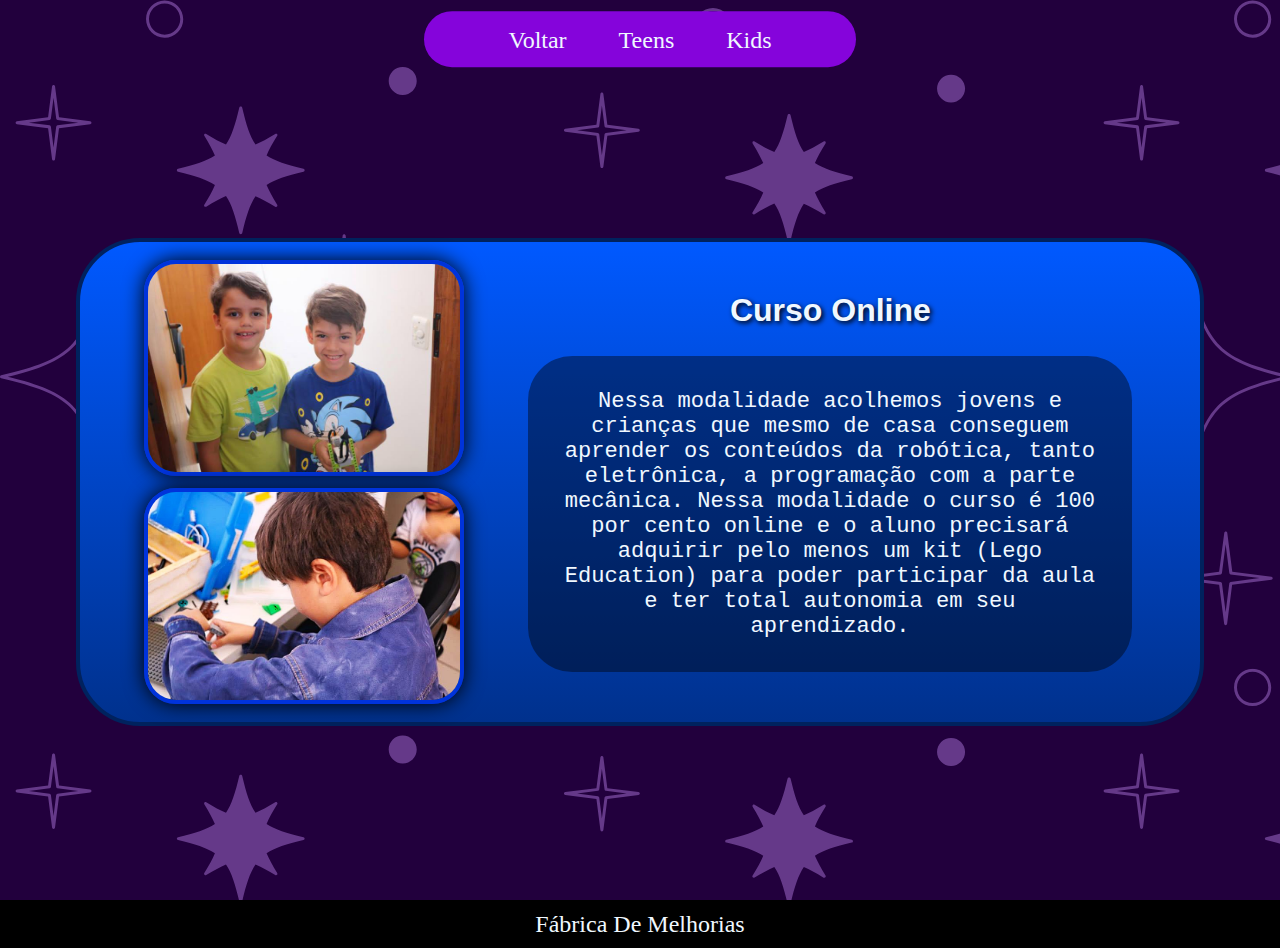
<file: cursos/Online.html>
<!DOCTYPE html>
<html>
<head>
    <meta charset="UTF-8">
    <meta name="viewport" content="width=device-width, initial-scale=1.0">
    <title>Kids</title>
    <link rel="stylesheet" href="online.css">
    <nav>
        <a href="./Cursos.html">Voltar</a>
        <a href="./Teens.html">Teens</a>
        <a href="./Kids.html">Kids</a>
    </nav>
</head>
<body>
    <div class="container">
        
        <div class="square">
            <div class="left">
                <img src="2c.jpeg" id="k" alt="">
                <img src="wc.jpeg" id="w" alt="">
            </div>
            <div class="right">
                <h1>Curso Online</h1>
                <p>
                    Nessa modalidade acolhemos jovens e crianças que mesmo de casa conseguem aprender 
                    os conteúdos da robótica, tanto eletrônica, a programação com a parte mecânica.
                    Nessa modalidade o curso é 100 por cento online e o aluno precisará adquirir pelo menos 
                    um kit (Lego Education) para poder participar da aula e ter total autonomia em seu 
                    aprendizado.
                </p>

            </div>
        </div>

    </div>
    <footer>Fábrica De Melhorias</footer>
</body>
</html>
</file>
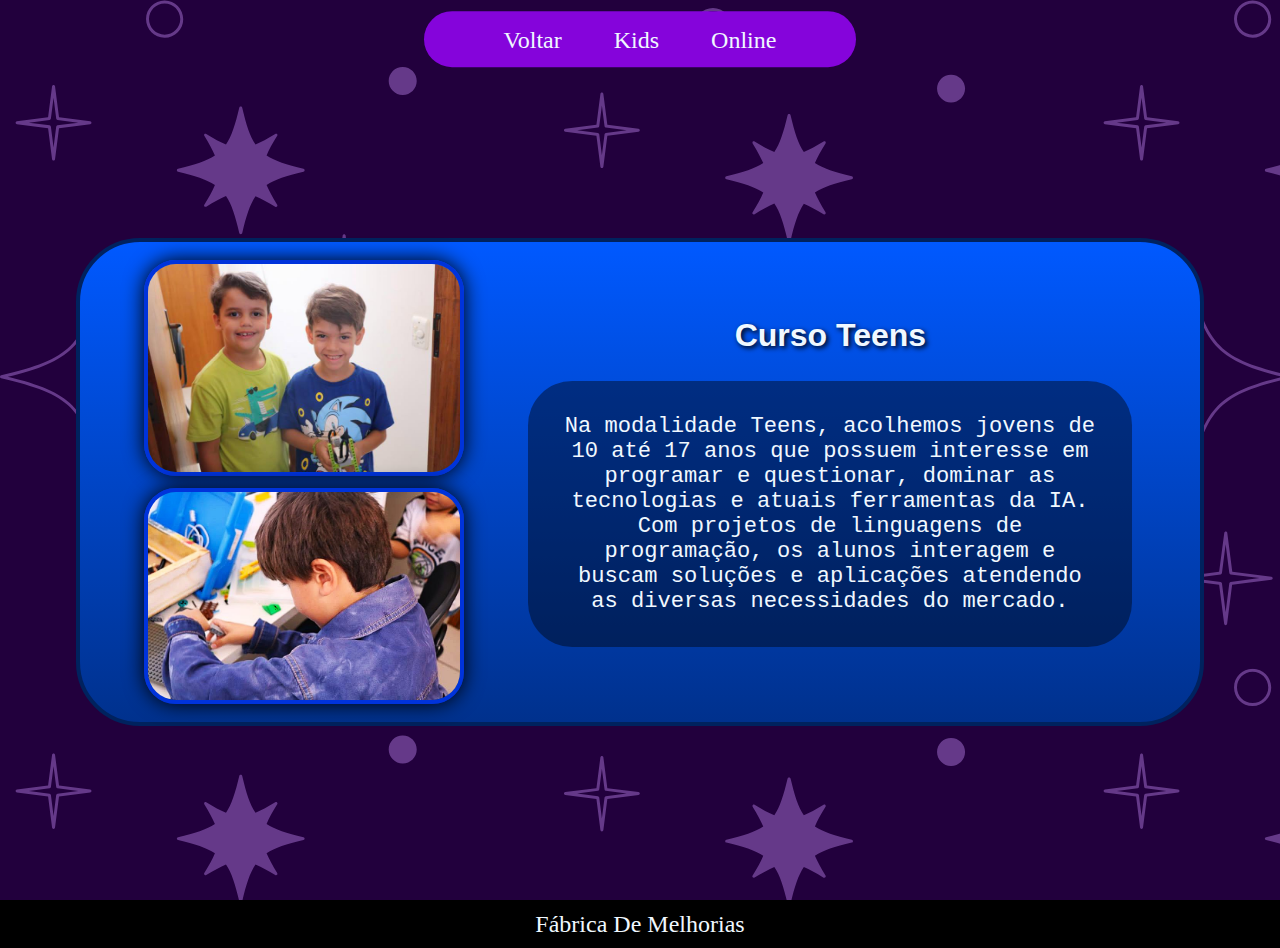
<file: cursos/Teens.html>
<!DOCTYPE html>
<html>
<head>
    <meta charset="UTF-8">
    <meta name="viewport" content="width=device-width, initial-scale=1.0">
    <title>Teens</title>
    <link rel="stylesheet" href="teens.css">
    <nav>
        <a href="./Cursos.html">Voltar</a>
        <a href="./kids.html">Kids</a>
        <a href="./Online.html">Online</a>
    </nav>
</head>
<body>
    <div class="container">
        
        <div class="square">
            <div class="left">
                <img src="2c.jpeg" id="k" alt="">
                <img src="wc.jpeg" id="w" alt="">
            </div>
            <div class="right">
                <h1>Curso Teens</h1>
                <p>
                    Na modalidade Teens, acolhemos jovens de 10 até 17 anos que 
                    possuem interesse em programar e questionar, dominar as tecnologias 
                    e atuais ferramentas da IA. Com projetos de linguagens de programação, 
                    os alunos interagem e buscam soluções e aplicações atendendo as diversas 
                    necessidades do mercado.
                </p>
            </div>
        </div>

    </div>
    <footer>Fábrica De Melhorias</footer>
</body>
</html>
</file>
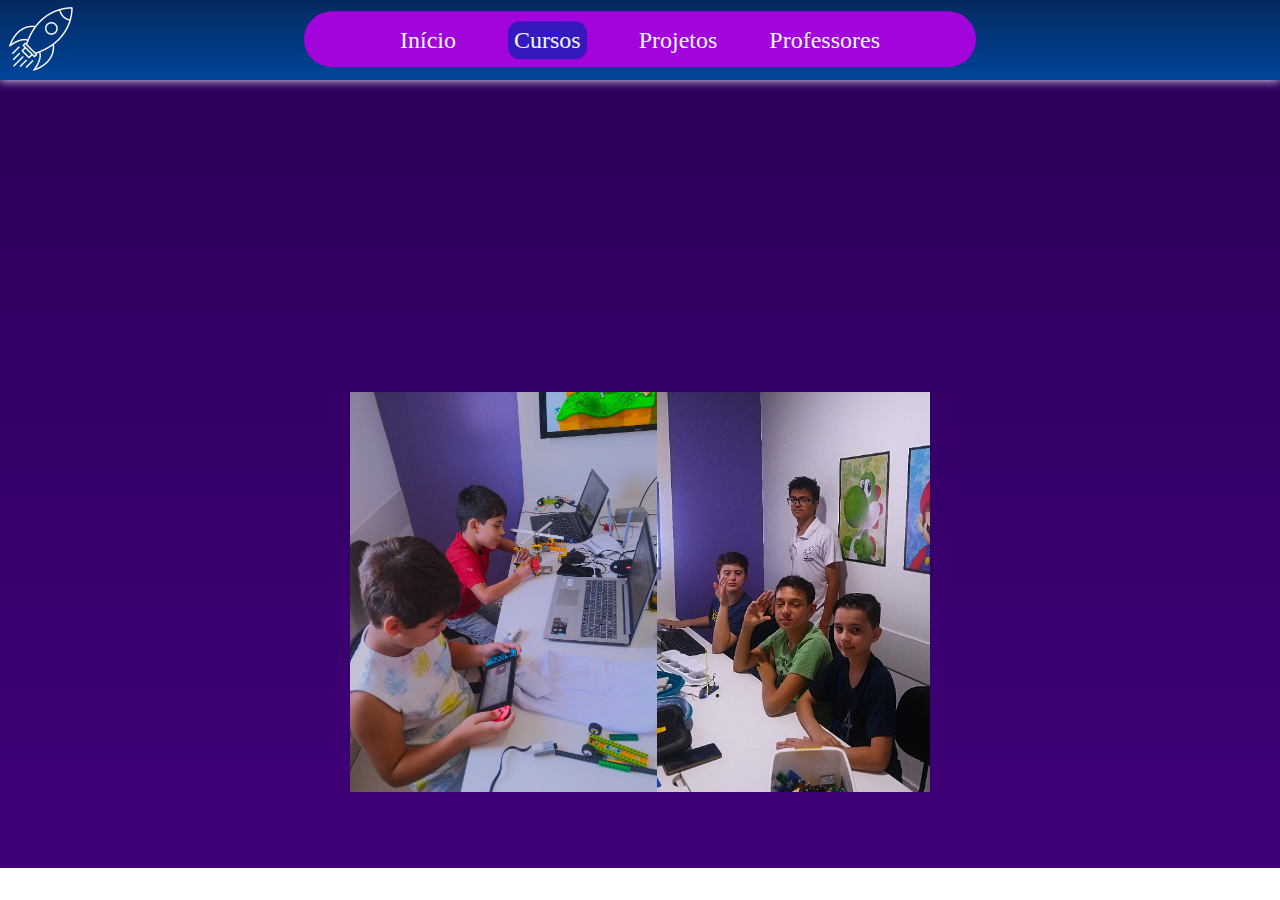
<file: Fdm/Cursos.html>
<!DOCTYPE html>
<html>

<head>
    <meta charset="UTF-8">
    <meta name="viewport" content="width=device-width, initial-scale=1.0">
    <link rel="stylesheet" href="Cursos.css">
    <title>Cursos</title>

    <header>
        <img id="logo" src="foguete.png" alt="">
        <nav id="nav">
            <a id="a" href="index/index.html">Início</a>
            <a id="a2" href="Cursos.html">Cursos</a>
            <a id="a" href="projetos/Projetos.html">Projetos</a>
            <a id="a" href="professores/Professores.html">Professores</a>
        </nav>
    </header>
</head>

<body>
    <div class="content">
        <div class="itens">
            <div class="titAnim">
                <span id="tit1"></span>
            </div>

            <div class="cursos">
                <div class="kids">
                    <img src="kd.jpeg" id="kidsimg">
                </div>

                <div class="teens">
                    <img src="teens1.jpeg" id="teensimg">
                </div>
            </div>
        </div>
    </div>


            
                                    <!--
                                            SÃO 3 CURSOS, KIDS, TEENS E ONLINE, EU SALVEI MODELOS NO PC
                                            SERIA BOM CRIAR UMA PÁGINA PARA CADA UM, NÃO VAI DEMORAR MUITO
                                            
                                                falta pouco, vai só mais uma, você tá perto, NÃO DESANIMA!
                                    -->
</body>

</html>
</file>
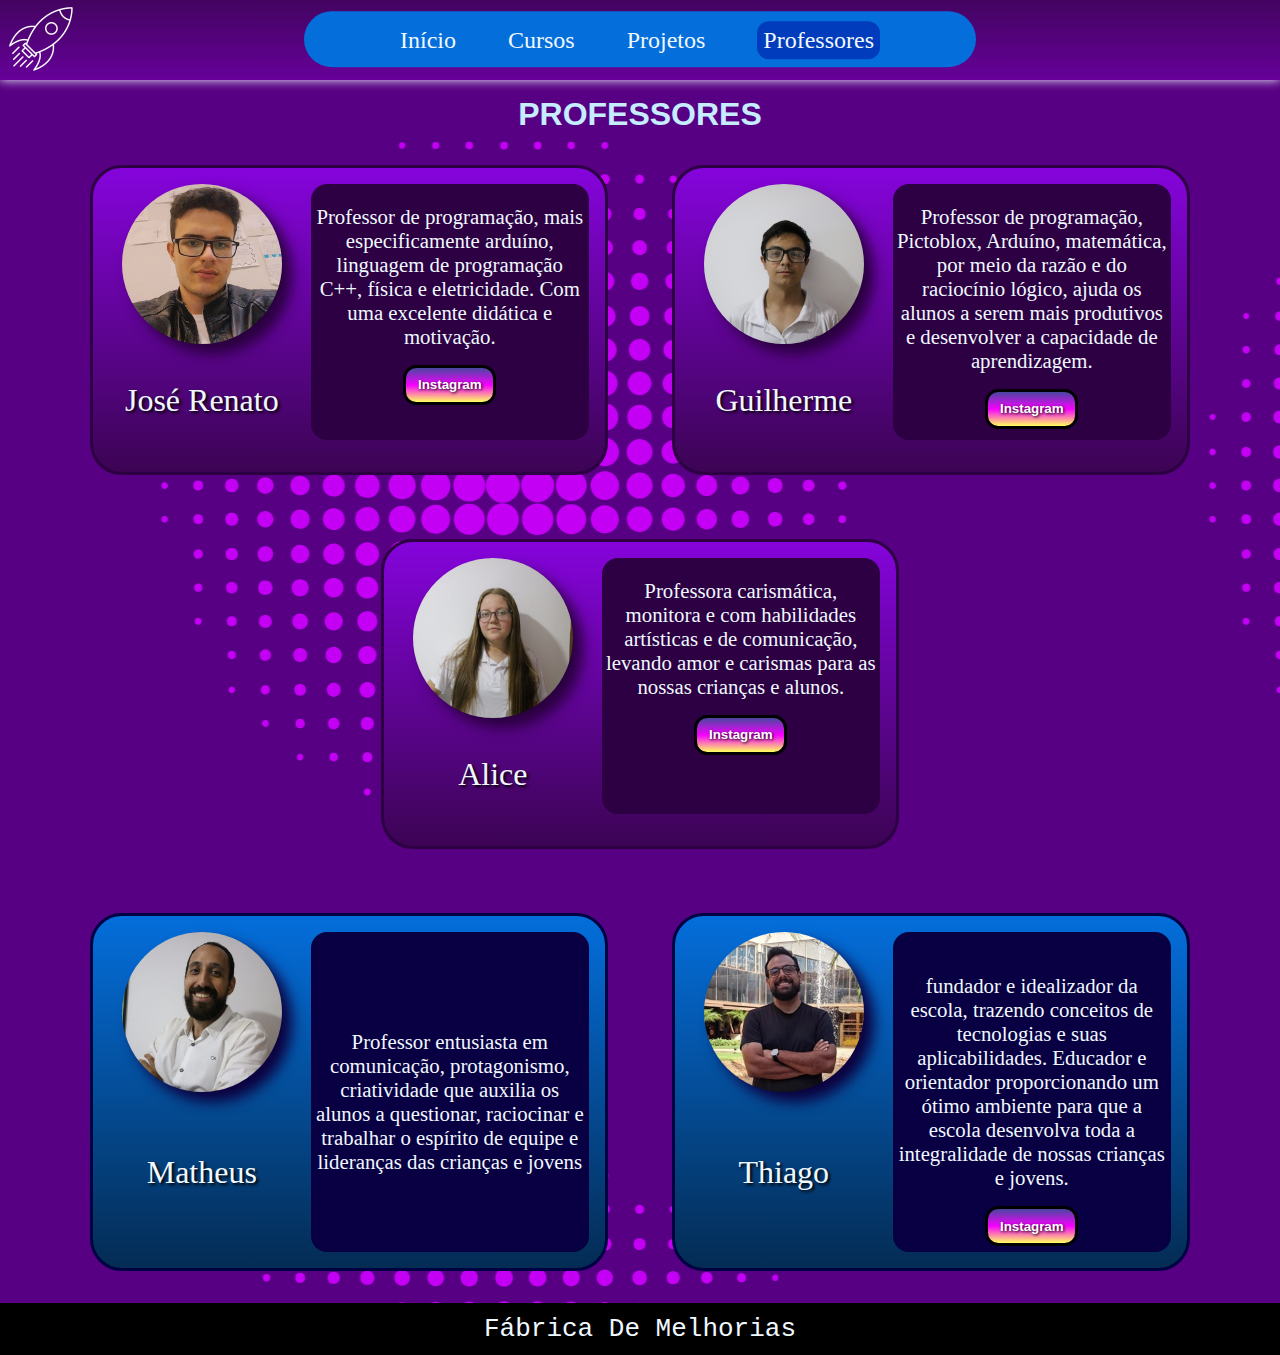
<file: professores/Professores.html>
<!DOCTYPE html>
<html>
<head>
    <link rel="stylesheet" href="styleProf.css">
    <meta charset="UTF-8">
    <meta name="viewport" content="width=device-width, initial-scale=1.0">
    <title>Professores</title>

    <header>
        <img id="logo" src="foguete.png" alt="">
        <nav id="nav">
            <a id="a" href="../index.html">Início</a>
            <a id="a" href="../cursos/Cursos.html">Cursos</a>
            <a id="a" href="../projetos/Projetos.html">Projetos</a>
            <a id="a4" href="Professores.html">Professores</a>
        </nav>
    </header>
</head>
<body>
    <h1>PROFESSORES</h1>

    <div class="content">
        <div class="ptprof">   
            <div class="pessoa">
                <div class="esq">
                    <img id="peapFot" src="zrenato.jpeg">
                    <label id="name">José Renato</label>
                </div>
                <div class="dir">
                    <p id="desc">Professor de programação, mais especificamente arduíno, linguagem de programação C++, física e eletricidade. Com uma excelente didática e motivação.</p>
                    <div class="botoes">
                        <button onclick="window.open('https://www.instagram.com/ft._.renato/');" id="btnInsta">Instagram</button>
                    </div>
                </div>
            </div>

            <div class="pessoa">
                <div class="esq">
                    <img id="peapFot" src="pedreiro.jpeg">
                    <label id="name">Guilherme</label>
                </div>
                <div class="dir">
                    <p id="desc">Professor de programação, Pictoblox, Arduíno, matemática, por meio da razão e do raciocínio lógico, ajuda os alunos a serem mais produtivos e desenvolver a capacidade de aprendizagem.</p>
                    <div class="botoes">
                        <button onclick="window.open('https://www.instagram.com/gui__malagutti/');" id="btnInsta">Instagram</button>
                    </div>
                </div>
            </div>
        </div>

        <div class="ptEquipe">
            <div class="pessoa">
                <div class="esq">
                    <img id="peapFot" src="alice.jpeg">
                    <label id="name">Alice</label>
                </div>
                <div class="dir">
                    <p id="desc">Professora carismática, monitora e com habilidades artísticas e de comunicação, levando amor e carismas para as nossas crianças e alunos.</p>
                    <div class="botoes">
                        <button onclick="window.open('https://www.instagram.com/aliceribesilva/');" id="btnInsta">Instagram</button>
                    </div>
                </div>
            </div>
        </div>

        <div class="ptFundadores">
            <div class="fundador">
                <div class="esq">
                    <img id="fundFot" src="matheus.jpeg">
                    <label id="name">Matheus</label>
                </div>
                <div class="dirF">
                    <p id="desc">Professor entusiasta em comunicação, protagonismo, criatividade que auxilia os alunos a questionar, raciocinar e trabalhar o espírito de equipe e lideranças das crianças e jovens</p>

                </div>
            </div>

            <div class="fundador">
                <div class="esq">
                    <img id="fundFot" src="thiago.jpeg">
                    <label id="name">Thiago</label>
                </div>
                <div class="dirF">
                    <p id="desc">fundador e idealizador da escola, trazendo conceitos de tecnologias e suas aplicabilidades. Educador e orientador proporcionando um ótimo ambiente para que a escola desenvolva toda a integralidade de nossas crianças e jovens.</p>
                    <div class="botoes">
                        <button onclick="window.open('https://www.instagram.com/profthiagomalagutti/');" id="btnInsta">Instagram</button>
                    </div>
                </div>
            </div>
        </div>
    </div>
</div>
<footer>
    Fábrica De Melhorias
</footer>
</body>
</html>
</file>
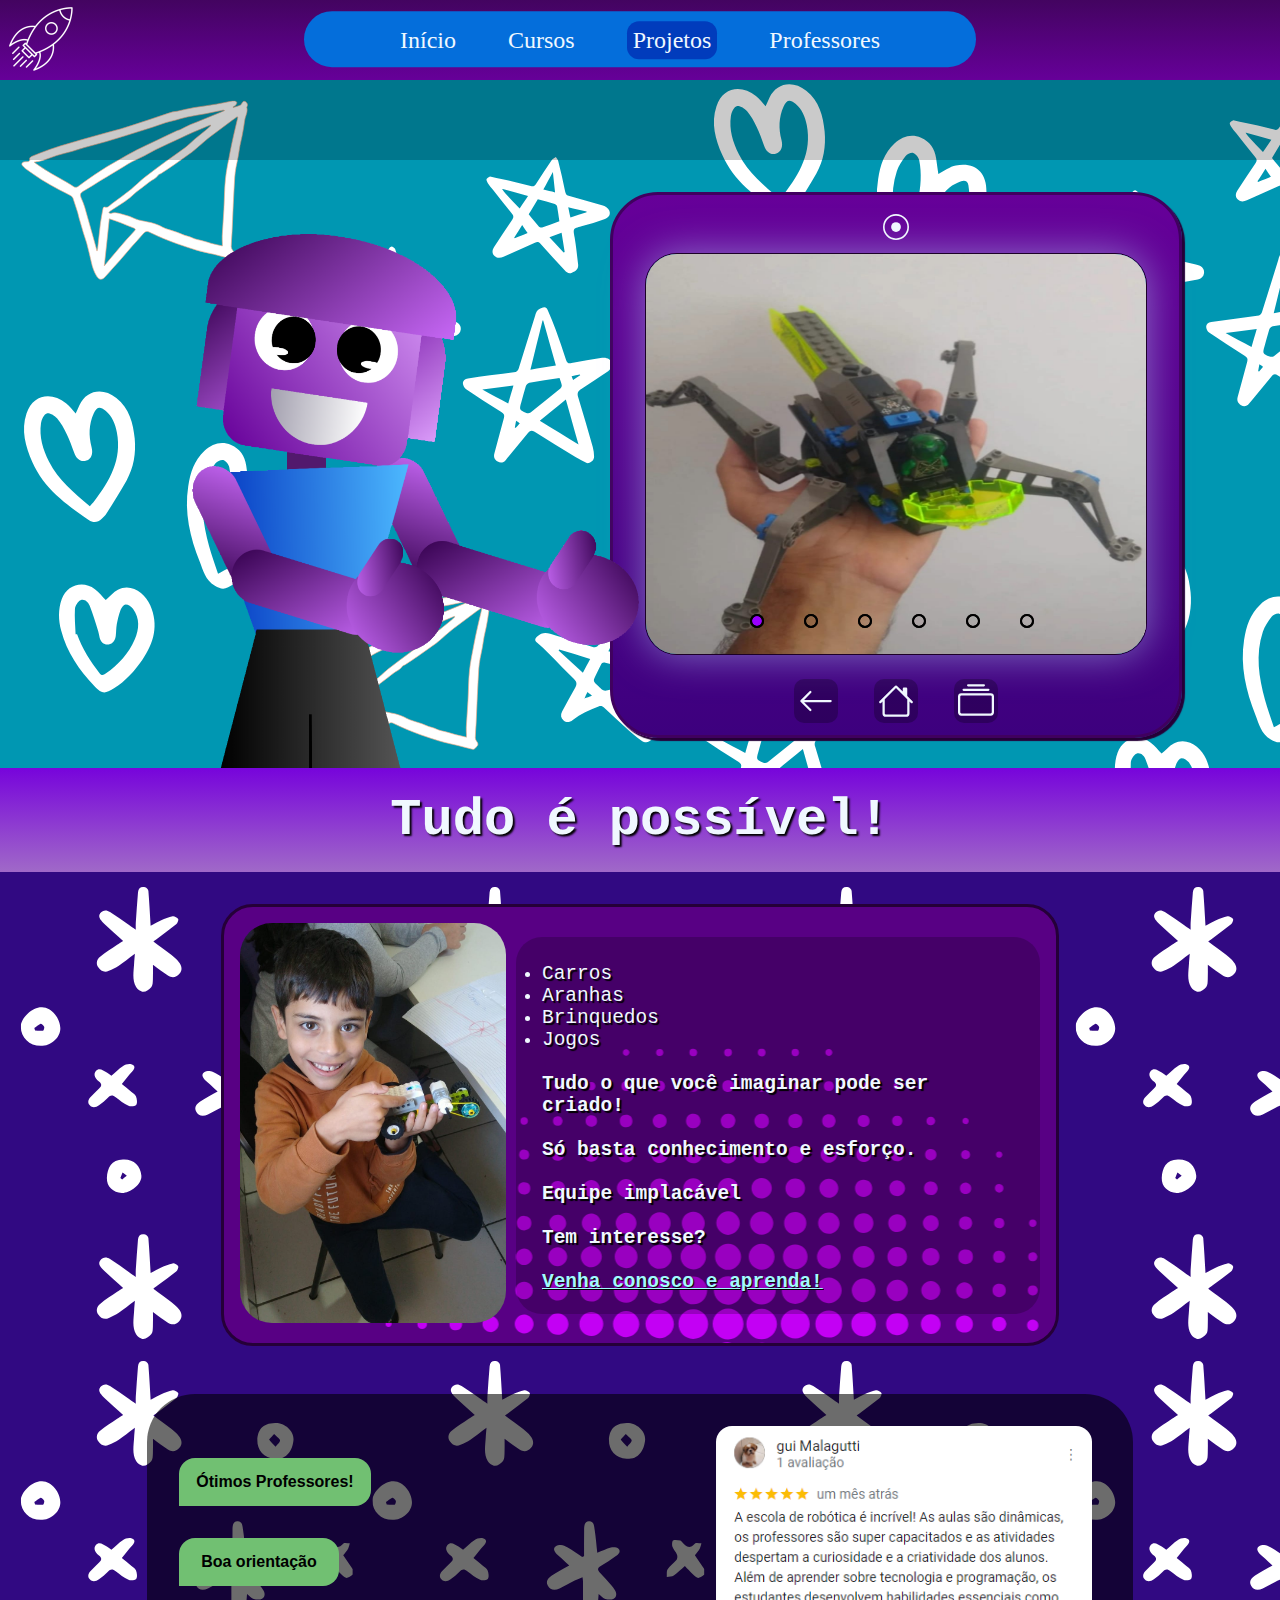
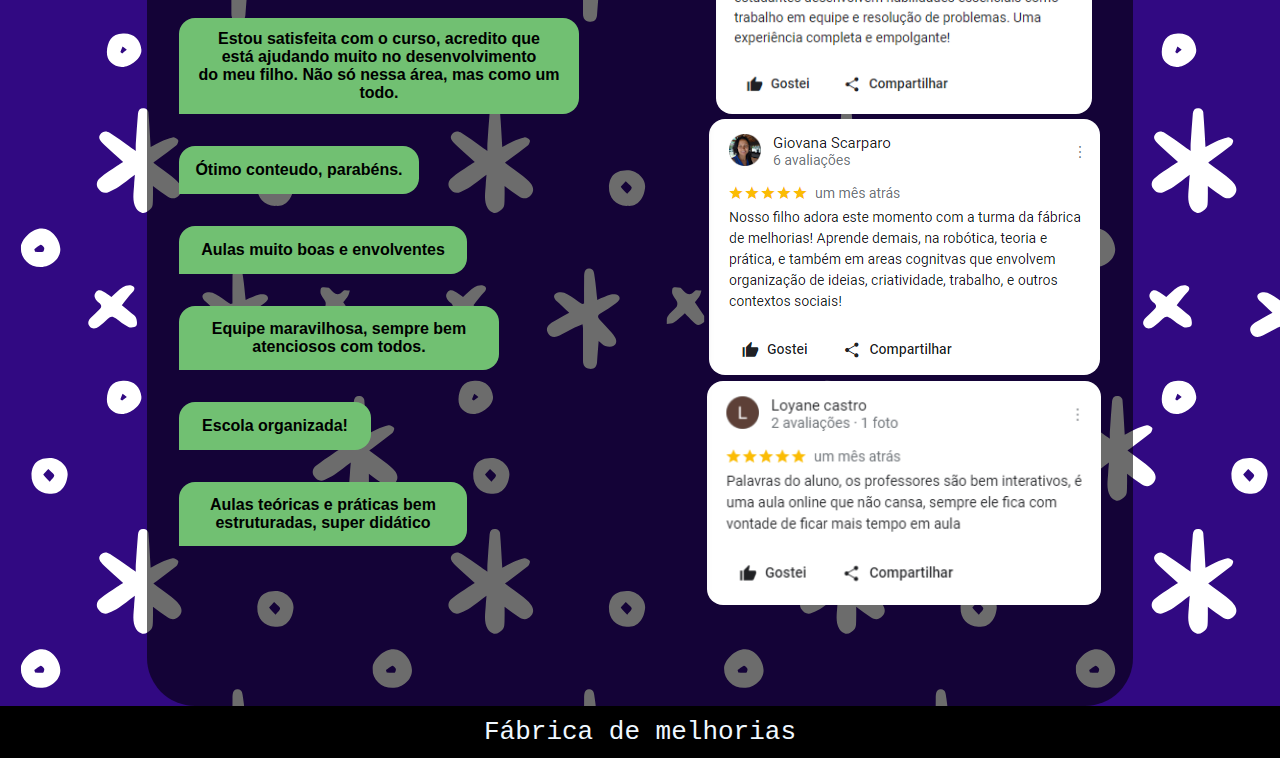
<file: projetos/Projetos.html>
<!DOCTYPE html>
<html>

<head>
    <meta charset="UTF-8">
    <meta name="viewport" content="width=device-width, initial-scale=1.0">
    <link rel="stylesheet" href="Proj.css">
    <title>Projetos</title>

    <header>
        <img id="logo" src="foguete.png" alt="">
        <nav id="nav">
            <a id="a" href="../index.html">Início</a>
            <a id="a" href="../cursos/Cursos.html">Cursos</a>
            <a id="a3" href="Projetos.html">Projetos</a>
            <a id="a" href="../professores/Professores.html">Professores</a>
        </nav>
    </header>
</head>

<body>
    <div class="content">
        <div class="first">
            <div class="titAnim">
                <span id="tit1"></span>
            </div>

            <div class="cima">
                <div class="nina">
                    <img src="nina2.png" id="nina" alt="">
                </div>
                <div class="right1">
                    <div class="tablet">
                        <svg xmlns="http://www.w3.org/2000/svg"
                            style="position: relative; transform: translate(0, -50%);" color="aliceblue" width="26"
                            height="26" fill="currentColor" id="cam" class="bi bi-record-circle" viewBox="0 0 16 16">
                            <path d="M8 15A7 7 0 1 1 8 1a7 7 0 0 1 0 14m0 1A8 8 0 1 0 8 0a8 8 0 0 0 0 16" />
                            <path d="M11 8a3 3 0 1 1-6 0 3 3 0 0 1 6 0" />
                        </svg>
                        <div class="slider">
                            <div class="slides">
                                <!--RADIO BUTTONS-->
                                <input type="radio" name="radio-btn" id="radio1">
                                <input type="radio" name="radio-btn" id="radio2">
                                <input type="radio" name="radio-btn" id="radio3">
                                <input type="radio" name="radio-btn" id="radio4">
                                <input type="radio" name="radio-btn" id="radio5">
                                <input type="radio" name="radio-btn" id="radio6">

                                <!--slide imagens-->

                                <div class="slide first">
                                    <img src="imgProjeto1.jpeg" alt="Image 1">
                                </div>
                                <div class="slide">
                                    <img src="imgProjeto2.jpeg" alt="Image 2">
                                </div>

                                <div class="slide">
                                    <img src="imgProjeto3.jpeg" alt="Image 3">
                                </div>

                                <div class="slide">
                                    <img src="Estroboscópio.jpeg" alt="Image 4">
                                </div>

                                <div class="slide">
                                    <img src="imgProjeto5.jpeg" alt="Image 4">
                                </div>

                                <div class="slide">
                                    <img src="imgProjeto6.jpeg" alt="Image 4">
                                </div>

                                <!--NAVIGATION AUTO-->
                                <div class="navigation-auto">
                                    <div class="auto-btn1"></div>
                                    <div class="auto-btn2"></div>
                                    <div class="auto-btn3"></div>
                                    <div class="auto-btn4"></div>
                                    <div class="auto-btn5"></div>
                                    <div class="auto-btn6"></div>
                                </div>
                            </div>
                            <div class="manual-navigation">
                                <label for="radio1" class="manual-btn"></label>
                                <label for="radio2" class="manual-btn"></label>
                                <label for="radio3" class="manual-btn"></label>
                                <label for="radio4" class="manual-btn"></label>
                                <label for="radio5" class="manual-btn"></label>
                                <label for="radio6" class="manual-btn"></label>
                            </div>
                        </div>

                        <div class="tabletButtons" style="position: relative; transform: translate(0, 50%);">
                            <svg xmlns="http://www.w3.org/2000/svg"
                                style="background-color: rgba(0, 0, 0, 0.250); padding: 4px; border-radius:10px"
                                color="aliceblue" width="36" height="36" fill="currentColor" class="bi bi-arrow-left"
                                viewBox="0 0 16 16">
                                <path fill-rule="evenodd"
                                    d="M15 8a.5.5 0 0 0-.5-.5H2.707l3.147-3.146a.5.5 0 1 0-.708-.708l-4 4a.5.5 0 0 0 0 .708l4 4a.5.5 0 0 0 .708-.708L2.707 8.5H14.5A.5.5 0 0 0 15 8" />
                            </svg>

                            <svg xmlns="http://www.w3.org/2000/svg"
                                style="background-color: rgba(0, 0, 0, 0.250); padding: 4px; border-radius:10px; margin-left: 2em; margin-right: 2em;"
                                color="aliceblue" width="36" height="36" fill="currentColor" class="bi bi-house"
                                viewBox="0 0 16 16">
                                <path
                                    d="M8.707 1.5a1 1 0 0 0-1.414 0L.646 8.146a.5.5 0 0 0 .708.708L2 8.207V13.5A1.5 1.5 0 0 0 3.5 15h9a1.5 1.5 0 0 0 1.5-1.5V8.207l.646.647a.5.5 0 0 0 .708-.708L13 5.793V2.5a.5.5 0 0 0-.5-.5h-1a.5.5 0 0 0-.5.5v1.293zM13 7.207V13.5a.5.5 0 0 1-.5.5h-9a.5.5 0 0 1-.5-.5V7.207l5-5z" />
                            </svg>

                            <svg xmlns="http://www.w3.org/2000/svg"
                                style="background-color: rgba(0, 0, 0, 0.250); padding: 4px; border-radius:10px"
                                color="aliceblue" width="36" height="36" fill="currentColor" class="bi bi-collection"
                                viewBox="0 0 16 16">
                                <path
                                    d="M2.5 3.5a.5.5 0 0 1 0-1h11a.5.5 0 0 1 0 1zm2-2a.5.5 0 0 1 0-1h7a.5.5 0 0 1 0 1zM0 13a1.5 1.5 0 0 0 1.5 1.5h13A1.5 1.5 0 0 0 16 13V6a1.5 1.5 0 0 0-1.5-1.5h-13A1.5 1.5 0 0 0 0 6zm1.5.5A.5.5 0 0 1 1 13V6a.5.5 0 0 1 .5-.5h13a.5.5 0 0 1 .5.5v7a.5.5 0 0 1-.5.5z" />
                            </svg>
                        </div>
                    </div>
                </div>
            </div>
        </div>
        <h1 id="titulo2">Tudo é possível!</h1>

        <!--Middle Part-->
        <div class="meio">

            <div class="square">
                <div class="left">
                    <img src="happyChild.jpeg" alt="">
                </div>
                <div class="textos">
                    <div class="right">
                        <li>Carros</li>
                        <li>Aranhas</li>
                        <li>Brinquedos</li>
                        <li>Jogos</li>
                        <h2>
                            <br>
                            Tudo o que você imaginar pode ser criado!
                            <br> <br>
                            Só basta conhecimento e esforço.
                            <br> <br>
                            Equipe implacável
                            <br> <br>
                            Tem interesse?
                            <br> <br>
                            <u
                                onclick="window.open('https://wa.me/5516994501025?text=Ol%C3%A1%21+Quero+fazer+a+matr%C3%ADcula..')">Venha
                                conosco e aprenda!</u>
                        </h2>
                    </div>
                </div>
            </div>
        </div>

        <div class="relatos">
            <div class="relatosContent">
                <div class="leftRelatos">
                    <div class="wttBallon" id="baloon1"><b>Ótimos Professores!</b></div>
                    <div class="wttBallon" id="baloon2"><b>Boa orientação</b></div>
                    <div class="wttBallon" id="baloon3"><b>Estou satisfeita com o curso, acredito que <br>está ajudando muito no desenvolvimento<br> do meu filho. Não só nessa área, mas como um todo.</b></div>
                    <div class="wttBallon" id="baloon4"><b>Ótimo conteudo, parabéns.</b></div>
                    <div class="wttBallon" id="baloon5"><b>Aulas muito boas e envolventes</b></div>
                    <div class="wttBallon" id="baloon6"><b>Equipe maravilhosa, sempre bem <br>atenciosos com todos.</b></div>
                    <div class="wttBallon" id="baloon7"><b>Escola organizada!</b></div>
                    <div class="wttBallon" id="baloon8"><b>Aulas teóricas e práticas bem estruturadas, super didático</b></div>
                </div>
                <div class="rightRelatos">
                        <img id="aval1" src="avaliacao1.png" alt="">
                        <img id="aval2" src="avaliacao2.png" alt="">
                        <img id="aval3" src="avaliacao3.png" alt="">
                </div>
            </div>
        </div>
        <footer>
            Fábrica de melhorias
        </footer>
    </div>
    <script src="script.js"></script>
</body>
</html>
</file>
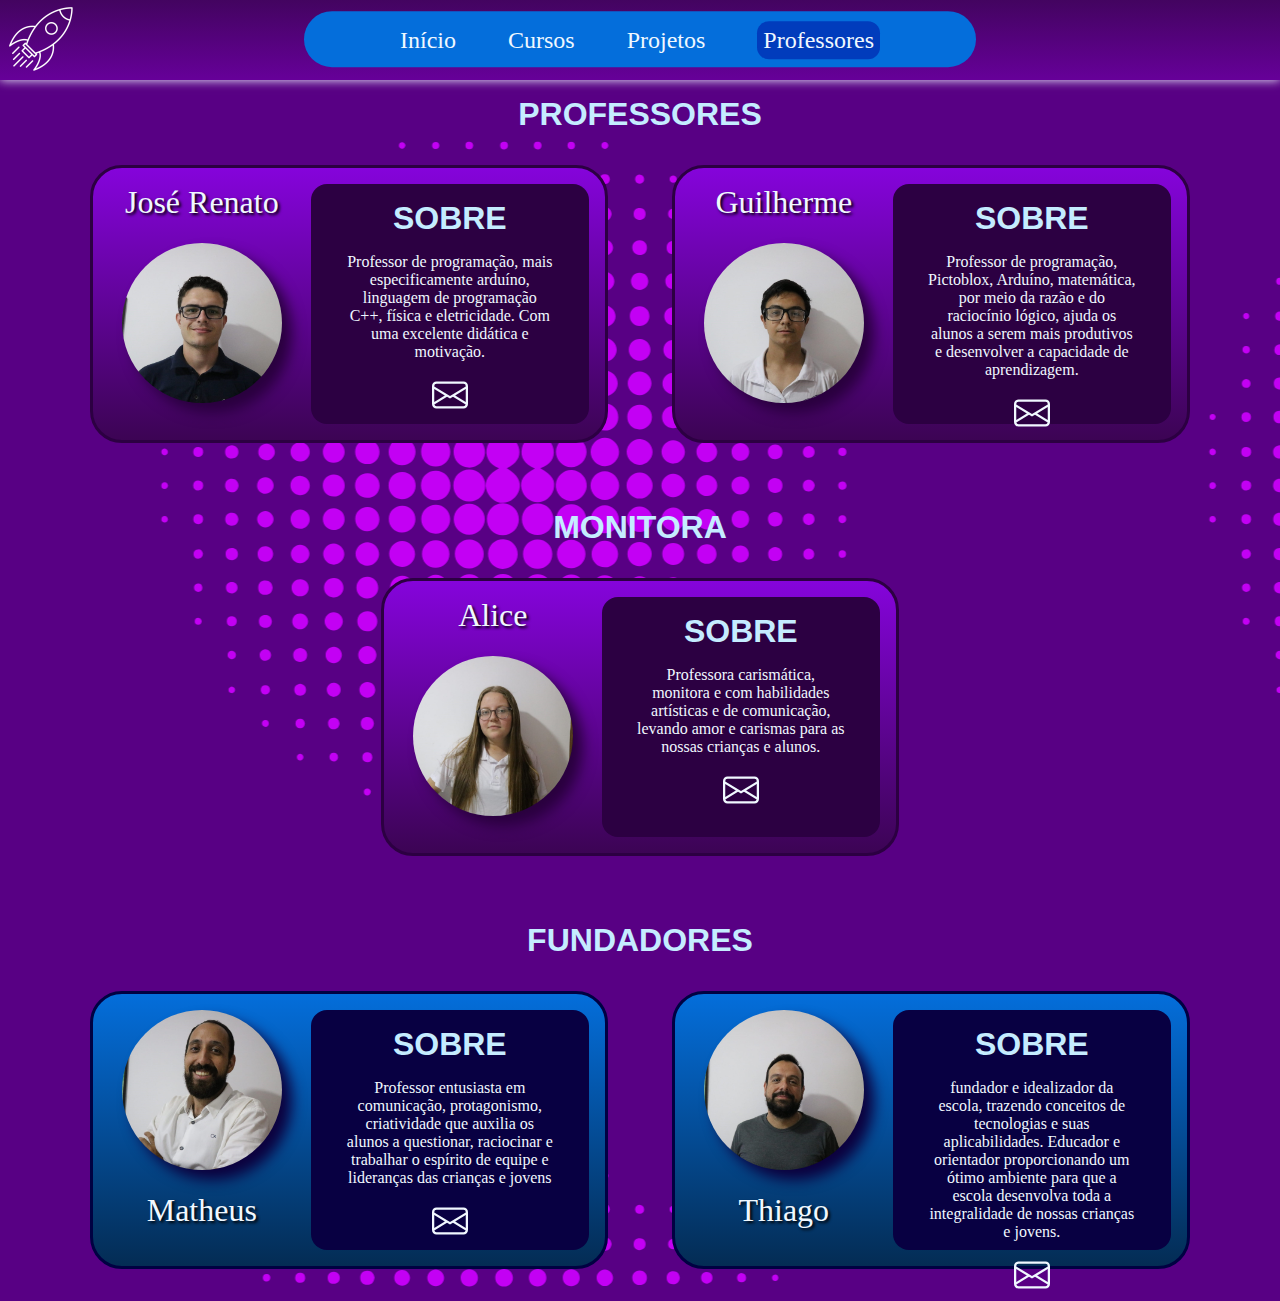
<file: Fdm/professores/Professores.html>
<!DOCTYPE html>
<html>
<head>
    <link rel="stylesheet" href="styleProf.css">
    <meta charset="UTF-8">
    <meta name="viewport" content="width=device-width, initial-scale=1.0">
    <title>Professores</title>

    <header>
        <img id="logo" src="foguete.png" alt="">
        <nav id="nav">
            <a id="a" href="../index/index.html">Início</a>
            <a id="a" href="../Cursos.html">Cursos</a>
            <a id="a" href="../projetos/Projetos.html">Projetos</a>
            <a id="a4" href="Professores.html">Professores</a>
        </nav>
    </header>
</head>
<body>
    <h1>PROFESSORES</h1>

    <div class="content">
        <div class="ptprof">   
            <div class="pessoa">
                <div class="esq">
                    <label id="name">José Renato</label>
                    <img id="peapFot" src="renato.jpeg">
                </div>
                <div class="dir">
                    <h1>SOBRE</h1>  
                    <p id="desc">Professor de programação, mais especificamente arduíno, linguagem de programação C++, física e eletricidade. Com uma excelente didática e motivação.</p>
                    <div class="botoes">
                        <svg xmlns="http://www.w3.org/2000/svg" width="36" height="36" fill="currentColor" class="bi bi-envelope" viewBox="0 0 16 16">
                            <path d="M0 4a2 2 0 0 1 2-2h12a2 2 0 0 1 2 2v8a2 2 0 0 1-2 2H2a2 2 0 0 1-2-2zm2-1a1 1 0 0 0-1 1v.217l7 4.2 7-4.2V4a1 1 0 0 0-1-1zm13 2.383-4.708 2.825L15 11.105zm-.034 6.876-5.64-3.471L8 9.583l-1.326-.795-5.64 3.47A1 1 0 0 0 2 13h12a1 1 0 0 0 .966-.741M1 11.105l4.708-2.897L1 5.383z"/>
                          </svg>
                    </div>
                </div>
            </div>

            <div class="pessoa">
                <div class="esq">
                    <label id="name">Guilherme</label>
                    <img id="peapFot" src="pedreiro.jpeg">
                </div>
                <div class="dir">
                    <h1>SOBRE</h1>
                    <p id="desc">Professor de programação, Pictoblox, Arduíno, matemática, por meio da razão e do raciocínio lógico, ajuda os alunos a serem mais produtivos e desenvolver a capacidade de aprendizagem.</p>
                    <div class="botoes">
                        <svg xmlns="http://www.w3.org/2000/svg" width="36" height="36" fill="currentColor" class="bi bi-envelope" viewBox="0 0 16 16">
                            <path d="M0 4a2 2 0 0 1 2-2h12a2 2 0 0 1 2 2v8a2 2 0 0 1-2 2H2a2 2 0 0 1-2-2zm2-1a1 1 0 0 0-1 1v.217l7 4.2 7-4.2V4a1 1 0 0 0-1-1zm13 2.383-4.708 2.825L15 11.105zm-.034 6.876-5.64-3.471L8 9.583l-1.326-.795-5.64 3.47A1 1 0 0 0 2 13h12a1 1 0 0 0 .966-.741M1 11.105l4.708-2.897L1 5.383z"/>
                          </svg>
                    </div>
                </div>
            </div>
        </div>

        <br>
        <h1 id="title2">MONITORA</h1>

        <div class="ptEquipe">
            <div class="pessoa">
                <div class="esq">
                    <label id="name">Alice</label>
                    <img id="peapFot" src="alice.jpeg">
                </div>
                <div class="dir">
                    <h1>SOBRE</h1>
                    <p id="desc">Professora carismática, monitora e com habilidades artísticas e de comunicação, levando amor e carismas para as nossas crianças e alunos.</p>
                    <div class="botoes">
                        <svg xmlns="http://www.w3.org/2000/svg" width="36" height="36" fill="currentColor" class="bi bi-envelope" viewBox="0 0 16 16">
                            <path d="M0 4a2 2 0 0 1 2-2h12a2 2 0 0 1 2 2v8a2 2 0 0 1-2 2H2a2 2 0 0 1-2-2zm2-1a1 1 0 0 0-1 1v.217l7 4.2 7-4.2V4a1 1 0 0 0-1-1zm13 2.383-4.708 2.825L15 11.105zm-.034 6.876-5.64-3.471L8 9.583l-1.326-.795-5.64 3.47A1 1 0 0 0 2 13h12a1 1 0 0 0 .966-.741M1 11.105l4.708-2.897L1 5.383z"/>
                          </svg>
                    </div>
                </div>
            </div>
        </div>

        <br>
        <h1>FUNDADORES</h1>

        <div class="ptFundadores">
            <div class="fundador">
                <div class="esq">
                    <img id="fundFot" src="matheus.jpeg">
                    <label id="name">Matheus</label>
                </div>
                <div class="dirF">
                    <h1>SOBRE</h1>
                    <p id="desc">Professor entusiasta em comunicação, protagonismo, criatividade que auxilia os alunos a questionar, raciocinar e trabalhar o espírito de equipe e lideranças das crianças e jovens</p>
                    <div class="botoes">
                        <svg xmlns="http://www.w3.org/2000/svg" width="36" height="36" fill="currentColor" class="bi bi-envelope" viewBox="0 0 16 16">
                            <path d="M0 4a2 2 0 0 1 2-2h12a2 2 0 0 1 2 2v8a2 2 0 0 1-2 2H2a2 2 0 0 1-2-2zm2-1a1 1 0 0 0-1 1v.217l7 4.2 7-4.2V4a1 1 0 0 0-1-1zm13 2.383-4.708 2.825L15 11.105zm-.034 6.876-5.64-3.471L8 9.583l-1.326-.795-5.64 3.47A1 1 0 0 0 2 13h12a1 1 0 0 0 .966-.741M1 11.105l4.708-2.897L1 5.383z"/>
                          </svg>
                    </div>
                </div>
            </div>

            <div class="fundador">
                <div class="esq">
                    <img id="fundFot" src="thiago.jpeg">
                    <label id="name">Thiago</label>
                </div>
                <div class="dirF">
                    <h1>SOBRE</h1>
                    <p id="desc">fundador e idealizador da escola, trazendo conceitos de tecnologias e suas aplicabilidades. Educador e orientador proporcionando um ótimo ambiente para que a escola desenvolva toda a integralidade de nossas crianças e jovens.</p>
                    <div class="botoes">
                        <svg xmlns="http://www.w3.org/2000/svg" width="36" height="36" fill="currentColor" class="bi bi-envelope" viewBox="0 0 16 16">
                            <path d="M0 4a2 2 0 0 1 2-2h12a2 2 0 0 1 2 2v8a2 2 0 0 1-2 2H2a2 2 0 0 1-2-2zm2-1a1 1 0 0 0-1 1v.217l7 4.2 7-4.2V4a1 1 0 0 0-1-1zm13 2.383-4.708 2.825L15 11.105zm-.034 6.876-5.64-3.471L8 9.583l-1.326-.795-5.64 3.47A1 1 0 0 0 2 13h12a1 1 0 0 0 .966-.741M1 11.105l4.708-2.897L1 5.383z"/>
                          </svg>
                    </div>
                </div>
            </div>
        </div>
    </div>
</div>
</body>
</html>
</file>
<file: style.css>
*{
    padding: 0;
    margin: 0;
}

header{
    background-image: linear-gradient(#430460, #660099);
    color: black;
    width: 100%;
    height: 5em;
    display: flex;
    text-align: center; 
    animation: header 5s ease-in;
    position: sticky;
    top: 0px;
    box-shadow: 0px 0px 10px aliceblue;
}

@keyframes tituloTop{
    0%,18%{
        content: "Cursos On-line e Presenciais!";
    }
    21%,40%{
        content: "Imaginação Não Tem Limites";
    }
    41%,60%{
        content: "Crie O Que Quiser!";
    }
    61%,80%{
        content: "Não Perca Essa Oportunidade!";
    }
    81%, 100%{
        content: "Fábrica De Melhorias";
    }
}

@keyframes rocket {
    0%{height: 20em;
        transform: translate(-50em, 60em);
    }
    40%{
        height: 20em;
        transform: translate(-52%, 0);
    }
    60%{
        height: 15em;
        transform: translate(-52%, -2em);
    }
    100%{
        transform: translate(-43em, -5em);
    }
}

@keyframes header {
    0%{
        height: 100vh;
    }
    60%{
        height: 100vh;
    }
    100%{
        height: 13vh;
    }
}

@keyframes topFadeIn {
    0%{
        opacity: 0;
    }
    90%{
        opacity: 0;   
    }
    100%{
        opacity: 100;
    }
}

@keyframes title {
    0%{
        filter: opacity(0);
    }
    40%{
        filter: opacity(0);
        font-size: 3em;
        top: 45%;
        visibility: visible;
    }
    60%{
        filter: opacity(100);
        font-size: 3em;
        top: 50%;
    }
    70%{
        visibility: hidden;
        filter: opacity(0);
    }
}

nav{
    width: 40em;
    height: 1.5em;
    left: 50%;
    position: absolute;
    transform: translate(-50%, 0.7em);
    text-align: center;
    background-color: #046edb;
    padding: 1em;
    border-radius: 2em;
    animation: topFadeIn 5s ease-in-out;
    opacity: 100;
}

.top{
    height: 35em;
    background-image: linear-gradient(#0158b0, #046edb, #74a6d8);
    padding-top: 1em;
    width: 100%;
    display: grid;
    justify-content: center;
}

#tit1{
    font-family:monospace;
    font-size: 4em;
    color: aliceblue;
    text-shadow: 3px 3px 10px rgb(0, 0, 0);
}

#titTop{
    background-color:#0158b0;
}
#tit1::after{
    content: "";
    animation: tituloTop 20s infinite;
}

.topConteudo{
    display: flex;
}

.left{
    width: 6em;
    margin: 2em;
    font-size: 1.5em;
    justify-content: center;
    display: flex;
}

#nina{
    height: 20.35em;
    margin-right: 8em;
}

.right{
    width: 30em;
    height: 12em;
    margin: 1em;
    font-size: 1.5em;
}

.ballon{
    width: 17em;
    color: aliceblue;
    background-image: linear-gradient(#7e00bd,#4f0276);
    padding: 8px;
    border-radius: 1em;
    border: 4px solid #2f0a50;
    box-shadow: 0px 0px 10px #2a033c;
    text-shadow: 4px 2px 4px black;
    font-family:'Segoe UI', Tahoma, Geneva, Verdana, sans-serif;
}

.linha1, .linha3{
    height: 4em;
    width: 100%;
}

.linha2, .linha4{
    height: 4em;
    width: 100%;
}

#balao2, #balao4{
    margin-left: 19em;
}

#fog{
    opacity: 10%;
    position: relative;
    transform: translate(-20em, 0);
}

#TitAnimation{
    color: aliceblue;
    animation: title 5s ease-in-out;
    position: absolute;
    left: 50%;
    top: 50%;
    transform: translate(-50%, -50%);
    font-family: monospace;
    font-size: 2em;
    visibility: hidden;
}

#logo{
    filter: invert(100);
    position: relative;
    animation: rocket 5s ease-in-out;
    left: 50%;
    top: 4em;
    transform: translate(-43em, -5em);
    border-radius: 0;
    height: 5em;
}

a{
    color: aliceblue;
    margin: 1em;
    font-size: 1.5em;
    position: relative; 
    font-family:Georgia, 'Times New Roman', Times, serif;
    text-decoration: none;
}

#a1{
    background-color: #0023adac;
    padding: 6px;
    border-radius: 0.5em;
    height: 1em;
    margin-top: 0;
}

.content{
    text-align: center;
    width: 100%;
    top: 10em;
}

img{
    height: 30em;
    margin: 1em;
    border-radius: 2em;
}

#copy{
    background-color: #00000029;
    color: rgb(0, 0, 0);
    font-size: 1.5em;
    padding: 1em;
    border-radius: 3em;
    font-family: Arial, Helvetica, sans-serif;
    width: 30em;
    position: relative;
    display: flexbox;
    left: 50%;
    transform: translate(-50%, 0);
    font-family: 'Segoe UI', Tahoma, Geneva, Verdana, sans-serif;
}

#professores{
    font-size: 1em;
    font-family: Arial, Helvetica, sans-serif;
    color: aliceblue;
}

#btnFaleConosco{
    background-color: #224627;
    border-radius: 1em;
    border: 2px solid rgb(1, 29, 0);
    font-family: 'Franklin Gothic Medium', 'Arial Narrow', Arial, sans-serif;
    font-size: 15px;
    font-style: oblique;
    color: aliceblue;
    height: 3em;
    width: 9em;
    margin-top: 1em;
}

#btnFaleConosco:hover{
    background-color: black;
    border: 2px solid aliceblue;
    cursor: pointer;
}

/*  SEGUNDA PARTE DA PÁGINA // MIDDLE */

#tit2{
    font-family:monospace;
    font-size: 4em;
    background-image: linear-gradient(#7704db,#a069c8);
    color: aliceblue;
    text-shadow: 2px 2px 2px black;
    height: 2em;
    align-content: center;
}

#txtMid b{
    color: #ff52ff;
}

.midContent{
    justify-content: center;
    align-content: center;
    display: flex;
    height: 40em;
    background-image: linear-gradient(rgb(151, 205, 255), rgb(104, 88, 177), rgb(47, 0, 76));
}

.aboutUs{
    background-image: linear-gradient(#0153a5,#0262c1,#6999c8);
    height: 32em;
    width: 75em;
    display: flex;
    border-radius: 3em;
    border: 4px solid #053e63 ;
    color: aliceblue;
    text-shadow: 1px 1px 1px black;
    box-shadow: 4px 4px 15px black;
    margin-top: 3em;
}

.aboutLeft{
    width: 30%;
    align-content: center;
}

.aboutRight{
    width: 60%;
    padding: 1em;
    border-radius: 1em;
    font-size: 1.3em;
    align-content: center;
    font-family: 'Segoe UI', Tahoma, Geneva, Verdana, sans-serif;
    margin: 1em;
    background-color: rgba(0, 0, 0, 0.297);
}

    /* More */

#tit2Mid{
    background-image: linear-gradient(#047adb,#69c2c8);
    height: 2em;
    font-size: 4em;
    align-content: center;
    color: aliceblue;
    text-shadow: 2px 1px 1px black;
    font-family: monospace;
}

#tit3Mid{
    background-image: linear-gradient(#047adb,#69c2c8);
    width: 100%;
    height: 2em;
    font-size: 4em;
    align-content: center;
    color: aliceblue;
    text-shadow: 2px 1px 1px black;
    font-family: monospace;
}

.agesylectures h1{
    background-color: rgba(0, 0, 0, 0.32);
    padding: 1em;
}

.more{
    background-image: url(indexImgs/backsp.png);
   display: grid;
   justify-items: center;
   padding-bottom: 1em;
}

#subt{
    color: aliceblue;
    text-shadow: 0px 0px 10px rgb(117, 222, 217);
    font-family: monospace;
    font-size: 2em;
    width: 25em;
    padding: 1em;
    border: 3px solid aliceblue;
    border-bottom: none;
    border-radius: 2em;
    background-color: rgba(0, 0, 0, 0.781);
    border-bottom-left-radius: 0;
    border-bottom-right-radius: 0;
    margin-top: 2em;
}

.places{
    display: flex;
    background-image: linear-gradient(rgba(0, 0, 0, 0.788), rgba(0, 0, 0, 0.635));
    border: 3px solid aliceblue;
    border-radius: 2em;
}

.places img{
    box-shadow: 0px 0px 10px rgb(117, 222, 217);
    border: 3px solid aliceblue;
}

.places h1{
    font-family: monospace;
    color: aliceblue;
    font-size: 2.5em;
    text-shadow: 0px 0px 10px rgb(117, 222, 217);
}

.pl1, .pl2, .pl3{
    display: grid;
    padding: 1em;
    justify-content: center;
    border-radius: 2em;
}

.oldyall{
    color:aliceblue;
    font-family: monospace;
    text-align: center;
    display: grid;
    justify-content: center;
    justify-items: center;
    background-image: linear-gradient(#2e0a71, #150434);
    padding-bottom: 1em;
    padding-top: 1em;
    width: 100%;
}

.oldyall strong{
    color:rgb(0, 255, 225)
}

.oldyall h1{
    width: 30em;
    font-size: 2.5em;
    margin: 1em;
}

.oldyall h2{
    margin: 1em;
    color: rgb(255, 255, 255);
    text-shadow: 0px 0px 10px magenta;
    font-size: 2em;
}

#hr1{
    width: 90%;
}

.oldyall hr{
    width: 65%;
}

.agesylectures img{
    box-shadow: 0px 0px 10px rgb(117, 222, 217);
    border: 3px solid aliceblue;
}

.agesylectures h1{
    font-size: 4em;
}

.agesylectures{
    background-image: url(indexImgs/oficbackground.png);
    padding-top: 1em;
    padding-bottom: 1em;
    text-shadow: 0px 0px 10px rgb(0, 0, 0);
    font-family:'Gill Sans', 'Gill Sans MT', Calibri, 'Trebuchet MS', sans-serif;
    color: aliceblue;
    width: 100%;
}

.afterMiddle{
    background-image: linear-gradient(rgb(59, 46, 160),rgb(48, 0, 79));
}

.oldsimg img{
    height: 40em;
    margin-top: 2em;
}

.lecturesimg{
    margin: 2em;
}

#btit3{
    background-image: linear-gradient(#047adb,#69c2c8);
    width: 100%;
    height: 2em;
    font-size: 4em;
    align-content: center;
    color: aliceblue;
    text-shadow: 2px 1px 1px black;
    font-family: monospace;
}

#imgTurma{
    height: 27em;
    border: 4px solid #053e63;
    box-shadow: 0px 0px 15px rgb(170, 198, 255);
}

.imgs{
    background-image: url(indexImgs/fundoImgs.png);
    height: 70em;
    padding: 2em;
    display: grid;
}

#img1, #img2, #img3, #img4{
    box-shadow: 0px 0px 15px rgb(0, 0, 0);
}
#img1:hover{
    height: 32em;
    margin: 0em;
    transition: 0.3s ease-in-out;
}
#img2:hover{
    height: 32em;
    margin: 0em;
    transition: 0.3s ease-in-out;
}
#img3:hover{
    height: 32em;
    margin: 0em;
    transition: 0.3s ease-in-out;
}
#img4:hover{
    height: 32em;
    margin: 0em;
    transition: 0.3s ease-in-out;
}

/* PARTE DO FINAL   // FINAL */

.final{
    background-image:url(indexImgs/finalFund.png);
    height: 52em;
}

#tit3{
    font-family:monospace;
    align-content: center;
    background-image: linear-gradient(#047adb,#69c2c8);
    color: aliceblue;
    text-shadow: 2px 2px 2px black;
    height: 2em;
    font-size: 4em;
}

.finalContent{
    color: aliceblue;
    justify-content: center;
    align-content: center;
    display: flex;
    margin-top: 5em;
    width: 100%;
    height: 35em;
    margin: 0;
}
.finalSquare{
    display: flex;
    justify-content: center;
    align-content: center;
    margin-top: 5em;
}

.finalLeft{
    width: 40em;
    height: 40em;
    padding: 1em;
    border-radius: 2em;
    margin-right: 2em;
    background-color: rgba(0, 0, 0, 0.244);
    align-content: center;
    display: grid;
}

#titRedes{
    font-family:monospace;
    color: aliceblue;
    font-size: 3em;
    text-shadow: 0px 0px 10px rgb(0, 195, 255);
    margin-bottom: 1em;
}

.finalRight{
    align-content: center;
    width: 50%;
    margin-left: 2em;
    background-color: rgba(0, 0, 0, 0.261);
    border-radius: 2em;
}

.greenSquare{
    background-image: radial-gradient( transparent,rgba(0, 255, 0, 0.276));
    border: 2px solid aliceblue;
    box-shadow: 0px 0px 10px lime;
    border-radius: 2em;
    height: 20em;
    margin-bottom: 2em;
}

.purpleSquare{
    background-image: radial-gradient(transparent, rgba(242, 0, 255, 0.266));
    border: 2px solid aliceblue;
    box-shadow: 0px 0px 10px magenta;
    border-radius: 2em;
    height: 15em;
}

.finalContentTop{
    display: flex;
    justify-content: center;
    margin-bottom: 2em;
    margin-top: 2em;
}

.finalContentBottom{
    display: flex;
    justify-content: center;
    margin-top: 1em;
}

#viaWhatsapp{
    background-image: linear-gradient(#29cf3f,#0f8a1f) ;
    text-shadow: 1px 1px 1px black;
    box-shadow: 0px 0px 10px aliceblue;
    border: 3px solid aliceblue;
    color: aliceblue;
    font-family:Georgia, 'Times New Roman', Times, serif;
    height: 5em;
    width: 9em;
    border-radius: 1em;
    margin-top: 3em;
}

#viaWhatsapp:hover{
    background-image: linear-gradient(#197926,#073a0d) ;
    cursor: pointer;
}

#titFale{
    font-family: monospace;
    color: aliceblue;
    text-shadow: 0px 0px 10px lime;
    font-size: 2.5em;
}

#titVerRedes{
    font-family: monospace;
    font-size: 2.5em;
    width: 18em;
    color: aliceblue;
    text-shadow: 0px 0px 10px rgb(221, 0, 255);
}

#logoZap{
    height: 7em;
    border-radius: 0;
}

#instaLogo{
    height: 6em;
    border-radius: 0;
}

#faceLogo{
    height: 6em;
}

#btnInsta{
    background-image: linear-gradient(rgb(71, 71, 159), rgb(247, 0, 255), rgb(255, 255, 95));
    border: 3px solid aliceblue;
    box-shadow: 0px 0px 10px rgb(252, 96, 255);
    text-shadow: 1px 1px 1px black;
    font-family:'Segoe UI', Tahoma, Geneva, Verdana, sans-serif;
    color: aliceblue;
    border-radius: 1em;
    height: 3em;
    width: 7em;
    margin-right: 1em;
    margin-top: 4em;
}

#btnFace{
    background-image: linear-gradient(rgb(64, 64, 159),rgb(32, 32, 77));
    color: aliceblue;
    border: 3px solid aliceblue;
    box-shadow: 0px 0px 10px rgb(111, 111, 255);
    text-shadow: 1px 1px 1px black;
    font-family:'Segoe UI', Tahoma, Geneva, Verdana, sans-serif;
    border-radius: 1em;
    height: 3em;
    width: 7em;
    margin-top: 4em;
}

#btnFace:hover{
    background-image: linear-gradient(rgb(33, 33, 82),rgb(14, 14, 35));
    cursor: pointer;
}

#btnInsta:hover{
    background-image: linear-gradient(rgb(45, 45, 101), rgb(155, 0, 161), rgb(161, 161, 62));
    cursor: pointer;
}

.btnsRedes{
    justify-content: center;
}

footer{
    background-color: black;
    color: aliceblue;
    font-family: monospace;
    text-align: center;
    align-content: center;
    height: 2em;
    width: 100%;
    font-size: 2em;
}

@media screen and (max-width:1310px) {
    #balao2, #balao4{
        margin-left: 17em;
    }
    .ballon{
        width: 14em;
    }
    .linha2, .linha3{
        height: 5em;
    }
    .top{
        height: 40em;
    }
    #nina{
        margin-top: 4.4em;
    }
    .aboutUs{
        width: 65em;
    }
    .aboutRight{
        margin-left: 4em;
        width: 50%;
        font-size: large;
    }
        /* More */
    .places img{
        height: 20em;
    }
    .finalSquare{
        display: grid;
    }
    .final{
        height: 105em;
        justify-content: center;
    }
    .finalContent{
        align-content: center;
        height: auto;
        margin: 0;
    }
}
@media screen and (max-width:1220px) {
    .top{
        height: 45em;
        display: grid;
        justify-content: baseline;
    }
    .left{
        width: 10em;
    }
    .right{
        width: 18em;
        margin-top:-2em;
    }
    #titTop{
        background-color: #0158b0;
        width: 100%;
    }
    #nina{
        margin-top: 7.7em;
        margin-left: 6em;
    }
    #balao2, #balao4{
        margin: 0;
    }
    .linha1, .linha2, .linha3, .linha4{
        width: 100%;
    }
    #balao1, #balao2, #balao3, #balao4{
        width: 19em;
        margin-top: 2.5em;
    }
    #balao4{
        margin-top: 2.9em;
    }
    .aboutUs{
        width: 50em;
        height: 35em;
    }
    #imgTurma{
        height: 20em;
    }
    .aboutRight{
        width: 100%;
    }
    .aboutLeft{
        width: 25%;
    }
        /* More */
    #subt{
        width: 17em;
    }
    .places{
        width: 45em;
        display: flex;
        flex-wrap:wrap;
        justify-content: center;
    }
    .oldsimg img{
        height: 25em;
    }
    .lecturesimg img{
        height: 20em;
    }
    .oldyall h1{
        font-size: 2em;
    }
    .imgs{
        height: 140em;
        justify-content: center;
    }
    .fila1, .fila2{
        display: grid;
    }
    .finalRight{
        margin-top: 2em;
        margin-bottom: 2em;
        width: 38em;
    }
    .final{
        height: max-content;
    }
}

@media screen and (max-width: 900px) {
    nav{
        width: 23em;
        display: flex;
        justify-content: center;
    }
    a{
        font-size: medium;
        margin: 0.4em;
    }
    #content{
        display: grid;
        justify-content: center;
    }
    .top{
        height: 35em;
        display: grid;
        text-align: center;
        justify-content: center;
        box-shadow: none;
    }
    #topContent{
        display: flex;
    }
    .left{
        width: 0px;
        margin: 0;
    }
    .right{
        display: grid;
        justify-content: center;
        width: 22em;
        margin-top:0;
    }
    .linha1{
        height: 4em;
    }
    .linha2{
        height: 5em;
    }
    .balao{
        background-image: linear-gradient(#8611c126,#4f0276);
    }
    #balao1, #balao3{
        margin: 0;
        width: 10em;
        font-size: medium;
    }
    #balao2, #balao4{
        margin-left: 12em;
        width: 10em;
        font-size: medium;
    }
    #nina{
        height: 24.4em;
        margin-left: 3em;
        visibility: hidden;
    }
        /* More */
    #tit2Mid{
        height: 3em;
    }
    #subt{
        width: 15em;
    }
    .places{
        display: grid;
        width: 30em;
        border-radius: 1em;
    }
    .oldyall h1{
        font-size: 1.5em;
        width: 22em;
    }
    .agesylectures h1{
        font-size: 2.3em;
    }
    .oldsimg{
        display: grid;
        justify-content: center;
    }
    .lecturesimg{
        justify-content: center;
        display: flex;
        flex-wrap: wrap-reverse;
    }
    #imgs{
        display: grid;
        animation: none;
        justify-content: center;
        height: 90em;
    }
    #img1, #img2, #img3, #img4{
        height: 18em;
    }
    #img1:hover{
        transition: none;
        height: 18em;
        margin: 1em;
    }
    #img2:hover{
        transition: none;
        height: 18em;
        margin: 1em;
    }
    #img3:hover{
        transition: none;
        height: 18em;
        margin: 1em;
    }
    #img4:hover{
        transition: none;
        height: 18em;
        margin: 1em;
    }
    #filas{
        display: grid;
    }
    #titTop{
        justify-content: center;
        text-align: center;
        display: grid;
        align-content: center;
    }
    #tit1{
        font-size: 2em;
    }
    .midContent{
        display: grid;
        height: 50em;
    }
    #txtMid{
        width: 18em;
    }
    .aboutUs{
        width: 35em;
        height: 60em;
        font-size: 0.7em;
        justify-content: center;
        align-content: center;
        display: grid;
    }
    .aboutLeft{
        width: 0;
    }
    .aboutRight{
        text-align: center;
        width: 18em;
        margin: 0;
    }
    #imgTurma{
        visibility: hidden;
        position: absolute;
    }
    #tit3{
        font-size: 3em;
    }
    .final{
        height: 77em;
        display: grid;
    }
    .finalContent{
        display: grid;
        align-content: center;
        justify-content: center;
        width: 100%;
    }
    .finalSquare{
        display: grid;
        justify-content: center;
        width: 100%;
    }
    .finalLeft{
        justify-content: center;
        align-content: center;
        width: 22em;
        margin: 0;
    }
    .greenSquare{
        margin-left: 4%;
        width: 20em;
    }
    #titFale{
        font-size: 1.5em;
    }
    #titRedes{
        font-size: 1.8em;
        margin: 1em;
    }
    .purpleSquare{
        width: 22em;
        text-align: center;
        align-content: center;
        justify-content: center;
    }
    #instaLogo{
        height: 5em;
    }
    #faceLogo{
        height: 4.6em;
    }
    .finalContentBottom{
        width: 20em;
        margin-left: 1em;
    }
    #titVerRedes{
        font-size: 1.5em;
        width: 100%;
    }
    #btnInsta{
        margin-right: 0;
    }
    #btnFace{
        margin-left: -1em;
        margin-right: 1em;
    }
    .finalRight{
        display: grid;
        justify-content: center;
        width: 22em;
        height: 22em;
        margin-top: 3em;
        margin-left: 4%;
    }
    iframe{
        width: 20em;
        height: 20em;
    }
}

@media screen and (max-width: 750px) {
    nav{
        width: 17em;
    }
    a{
        font-size:15px;
    }
    body{
        overflow-x:hidden;
    }
    .top{
        height: 50em;
    }
    #titTop{
        align-content: center;
        display: grid;
        height: 4em;
        background-image:linear-gradient(#3300ab, #0158b0) ;
    }
    .topConteudo{
        width: 20em;
    }
    .right p{
        font-size: 1.3em;
    }
    #balao1, #balao2, #balao3, #balao4{
        width: 20em;
        margin-left: -2.2em;
    }
    #balao3{
        margin-top: 11em;
    }
    #balao4{
        margin-top: 18em;
    }
    #balao2{
        margin-top: 6em;
    }
    #tit2{
        font-size: 3em;
        height: 3em;
    }
    .aboutUs{
        margin-top: 0;
        height: 68em;
        width: 30em;
    }
    .aboutLeft{
        margin: 0;
    }
    .aboutRight{
        margin: 0;
        width: 16em;
        display: grid;
        justify-content: center;
    }
    #txtMid{
        width: 17em;
        margin: 0;
    }
        /* More */
    .more{
        width: 100%;
        justify-content: center;
    }
    #tit2Mid{
        height: 4em;
        font-size: 2.5em;
    }
    #tit3Mid{
        height: 3em;
        font-size: 2.5em;
    }
    #subt{
        width: 12em;
        font-size: 1.5em;
    }
    .places{
        width: 22em;
    }
    .oldyall h1{
        width: 14em;
    }
    .agesylectures h1{
        font-size: 2em;
    }
    .oldsimg img{
        height: 23em;
    }
    .lecturesimg img{
        height: 14em;
    }
    #imenor{
        height: 23em;
    }
    #btit3{
        font-size: 2.5em;
        height: 3.5em;
    }
    #tit3{
        font-size: 3em;
        height: 3em;
    }
    .finalSquare{
        width: 18em;
        display: grid;
        justify-content: center;
    }
    .greenSquare{
        width: 17em;
        margin-left: 1em;
    }
    .purpleSquare{
        width: 19em;
        height: 26em;
    }
    #instaLogo{
        margin-left: -1em;
    }
    #faceLogo{
        margin-left: -1.7em;
        margin-bottom: 0;
    }
    #btnInsta{
        margin-top: 1em;
        margin-left: -1.72em;
        margin-bottom: 2em;
    }
    #btnFace{
        margin-left: -1.72em;
        margin-top: 1em;
    }
    .finalContentBottom{
        display: grid;
    }
    .finalLeft{
        width: 17.5em;
        height: 50em;
    }
    .finalRight{
        width: 19em;
        margin-left: 0;
    }
    .final{
        height: 90em;
        align-content: baseline;
    }
    iframe{
        width: 17em;
        height: 17em;
    }
}

@media screen and (max-width: 360px){
    header{
        animation: none;
    }
    nav{
        animation: none;
    }
    #logo{
        animation: none;
    }
    #TitAnimation{
        animation: title 5s ease-in-out;
        height: 0;
        width: 0;
        font-size: 0;
    }
    #balao1, #balao2, #balao3, #balao4{
        margin-left: 0.12em;
        width: 12em;
    }
    .linha1{
        height: 7em;
    }
    .linha2{
        height: 9em;
    }
    .linha3{
        height: 10em;
    }
    .top{
        height: 70em;
    }
    .midContent{
        height: 65em;
    }
    .aboutUs{
        width: 25em;
        height: 84em;
    }
    #txtMid{
        width: 14em;
    }
    .aboutRight{
        width: 13em;
    }
    .places{
        width: 20em;
    }
    .lecturesimg img{
        height: 12em;
    }
}
</file>
<file: index/style.css>
*{
    padding: 0;
    margin: 0;
}

header{
    background-image: linear-gradient(#430460, #660099);
    color: black;
    width: 100%;
    height: 5em;
    display: flex;
    text-align: center; 
    position: sticky;
    top: 0px;
    /*animation: header 5s ease-in-out; */
    box-shadow: 0px 0px 10px aliceblue;
}

@keyframes tituloTop{
    0%,18%{
        content: "Cursos On-line e Presenciais!";
    }
    21%,40%{
        content: "Imaginação Não Tem Limites";
    }
    41%,60%{
        content: "Crie O Que Quiser!";
    }
    61%,80%{
        content: "Não Perca Essa Oportunidade!";
    }
    81%, 100%{
        content: "Fábrica De Melhorias";
    }
}

@keyframes rocket {
    0%{height: 20em;
        transform: translate(-50em, 60em);
    }
    40%{
        height: 20em;
        transform: translate(-52%, 0);
    }
    60%{
        height: 15em;
        transform: translate(-52%, -2em);
    }
    100%{
        transform: translate(-43em, -5em);
    }
}

@keyframes header {
    0%{
        height: 100vh;
    }
    60%{
        height: 100vh;
    }
    100%{
        height: 13vh;
    }
}

@keyframes topFadeIn {
    0%{
        opacity: 0;
    }
    90%{
        opacity: 0;   
    }
    100%{
        opacity: 100;
    }
}

@keyframes title {
    0%{
        filter: opacity(0);
    }
    40%{
        filter: opacity(0);
        font-size: 3em;
        top: 45%;
        visibility: visible;
    }
    60%{
        filter: opacity(100);
        font-size: 3em;
        top: 50%;
    }
    70%{
        visibility: hidden;
        filter: opacity(0);
    }
}

nav{
    width: 40em;
    height: 1.5em;
    left: 50%;
    position: absolute;
    transform: translate(-50%, 0.7em);
    text-align: center;
    background-color: #046edb;
    padding: 1em;
    border-radius: 2em;
    animation: topFadeIn 5s ease-in-out;
    opacity: 100;
}

.top{
    height: 35em;
    background-image: linear-gradient(#0158b0, #046edb, #74a6d8);
    padding-top: 1em;
    width: 100%;
    display: grid;
    justify-content: center;
}

#tit1{
    font-family:monospace;
    font-size: 4em;
    color: aliceblue;
    text-shadow: 3px 3px 10px rgb(2, 2, 67);
}

#titTop{
    background-color: #0158b0;
}
#tit1::after{
    content: "";
    animation: tituloTop 20s infinite;
}

.topConteudo{
    display: flex;
}

.left{
    width: 6em;
    margin: 2em;
    font-size: 1.5em;
    justify-content: center;
    display: flex;
}

#nina{
    height: 20.35em;
    margin-right: 8em;
}

.right{
    width: 30em;
    height: 12em;
    margin: 1em;
    font-size: 1.5em;
}

.ballon{
    width: 17em;
    color: aliceblue;
    background-image: linear-gradient(#8711c1,#4f0276);
    padding: 8px;
    border-radius: 1em;
    border: 2px solid #2a033c;
    box-shadow: 0px 0px 10px #2a033c;
    text-shadow: 2px 2px 4px black;
    font-family:'Segoe UI', Tahoma, Geneva, Verdana, sans-serif;
}

.linha1, .linha3{
    height: 4em;
    width: 100%;
}

.linha2, .linha4{
    height: 4em;
    width: 100%;
}

#balao2, #balao4{
    margin-left: 19em;
}

#fog{
    opacity: 10%;
    position: relative;
    transform: translate(-20em, 0);
}

#TitAnimation{
    color: aliceblue;
    animation: title 5s ease-in-out;
    position: absolute;
    left: 50%;
    top: 50%;
    transform: translate(-50%, -50%);
    font-family: monospace;
    font-size: 2em;
    visibility: hidden;
}

#logo{
    filter: invert(100);
    position: relative;
    /*animation: rocket 5s ease-in-out; */
    left: 50%;
    top: 4em;
    transform: translate(-43em, -5em);
    border-radius: 0;
    height: 5em;
}

a{
    color: aliceblue;
    margin: 1em;
    font-size: 1.5em;
    position: relative; 
    text-decoration: none;
    font-family:Georgia, 'Times New Roman', Times, serif;
}

#a1{
    background-color: #0023adac;
    padding: 6px;
    border-radius: 0.5em;
}

.content{
    text-align: center;
    width: 100%;
    top: 10em;
}

img{
    height: 30em;
    margin: 1em;
    border-radius: 2em;
}

#copy{
    background-color: #00000029;
    color: rgb(0, 0, 0);
    font-size: 1.5em;
    padding: 1em;
    border-radius: 3em;
    font-family: Arial, Helvetica, sans-serif;
    width: 30em;
    position: relative;
    display: flexbox;
    left: 50%;
    transform: translate(-50%, 0);
    font-family: 'Segoe UI', Tahoma, Geneva, Verdana, sans-serif;
}

#professores{
    font-size: 1em;
    font-family: Arial, Helvetica, sans-serif;
    color: aliceblue;
}

#btnFaleConosco{
    background-color: #224627;
    border-radius: 1em;
    border: 2px solid rgb(1, 29, 0);
    font-family: 'Franklin Gothic Medium', 'Arial Narrow', Arial, sans-serif;
    font-size: 15px;
    font-style: oblique;
    color: aliceblue;
    height: 3em;
    width: 9em;
    margin-top: 1em;
}

#btnFaleConosco:hover{
    background-color: black;
    border: 2px solid aliceblue;
    cursor: pointer;
}

/*  SEGUNDA PARTE DA PÁGINA // MIDDLE */

#tit2{
    font-family:monospace;
    font-size: 4em;
    background-image: linear-gradient(#7704db,#a069c8);
    color: aliceblue;
    text-shadow: 2px 2px 2px black;
    height: 2em;
    align-content: center;
}

#txtMid b{
    color: #ff52ff;
}

.midContent{
    justify-content: center;
    align-content: center;
    display: flex;
    height: 40em;
    background-image: linear-gradient(rgb(151, 205, 255), rgb(104, 88, 177), rgb(47, 0, 76));
}

.aboutUs{
    background-image: linear-gradient(#0153a5,#0262c1,#6999c8);
    height: 32em;
    width: 75em;
    display: flex;
    border-radius: 3em;
    border: 4px solid #053e63 ;
    color: aliceblue;
    text-shadow: 1px 1px 1px black;
    box-shadow: 4px 4px 15px black;
    margin-top: 3em;
}

.aboutLeft{
    width: 30%;
    align-content: center;
}

.aboutRight{
    width: 60%;
    padding: 1em;
    border-radius: 1em;
    font-size: 1.3em;
    align-content: center;
    font-family: 'Segoe UI', Tahoma, Geneva, Verdana, sans-serif;
    margin: 1em;
    background-color: rgba(0, 0, 0, 0.297);
}

    /* More */

#tit2Mid{
    background-image: linear-gradient(#048cdb,#6997c8);
    height: 2em;
    font-size: 4em;
    align-content: center;
    color: aliceblue;
    text-shadow: 2px 1px 1px black;
    font-family: monospace;
}

#tit3Mid{
    background-image: linear-gradient(#048cdb,#6997c8);
    width: 100%;
    height: 2em;
    font-size: 4em;
    align-content: center;
    color: aliceblue;
    text-shadow: 2px 1px 1px black;
    font-family: monospace;
}

.agesylectures h1{
    background-color: rgba(0, 0, 0, 0.32);
    padding: 1em;
}

.more{
   background-image: linear-gradient(rgb(47, 0, 76),rgb(59, 46, 160));
   display: grid;
   justify-items: center;
   padding-bottom: 1em;
}

#subt{
    color: aliceblue;
    text-shadow: 0px 0px 10px rgb(117, 222, 217);
    font-family: monospace;
    font-size: 2em;
    width: 25em;
    padding: 1em;
    border: 3px solid aliceblue;
    border-bottom: none;
    border-radius: 2em;
    background-color: rgba(0, 0, 0, 0.318);
    border-bottom-left-radius: 0;
    border-bottom-right-radius: 0;
    margin-top: 2em;
}

.places{
    display: flex;
    background-image: linear-gradient(rgba(0, 0, 0, 0.2), rgba(0, 0, 0, 0.635));
    border: 3px solid aliceblue;
    border-radius: 2em;
}

.places img{
    box-shadow: 0px 0px 10px rgb(117, 222, 217);
    border: 3px solid aliceblue;
}

.places h1{
    font-family: monospace;
    color: aliceblue;
    font-size: 2.5em;
    text-shadow: 0px 0px 10px rgb(117, 222, 217);
}

.pl1, .pl2, .pl3{
    display: grid;
    padding: 1em;
    justify-content: center;
    border-radius: 2em;
}

.oldyall{
    color:aliceblue;
    font-family: monospace;
    text-align: center;
    display: grid;
    justify-content: center;
    justify-items: center;
    background-image: linear-gradient(#2e0a71, #150434);
    padding-bottom: 1em;
    padding-top: 1em;
    width: 100%;
}

.oldyall strong{
    color:rgb(0, 255, 225)
}

.oldyall h1{
    width: 30em;
    font-size: 2.5em;
    margin: 1em;
}

.oldyall h2{
    margin: 1em;
    color: rgb(255, 255, 255);
    text-shadow: 0px 0px 10px magenta;
    font-size: 2em;
}

#hr1{
    width: 90%;
}

.oldyall hr{
    width: 65%;
}

.agesylectures img{
    box-shadow: 0px 0px 20px black;
}

.agesylectures h1{
    font-size: 4em;
}

.agesylectures{
    background-image: url(oficinas\ background.png);
    padding-top: 1em;
    padding-bottom: 1em;
    text-shadow: 0px 0px 10px rgb(0, 0, 0);
    font-family:'Gill Sans', 'Gill Sans MT', Calibri, 'Trebuchet MS', sans-serif;
    color: aliceblue;
    width: 100%;
}

.afterMiddle{
    background-image: linear-gradient(rgb(59, 46, 160),rgb(48, 0, 79));
}

.oldsimg img{
    height: 40em;
    margin-top: 2em;
}

.lecturesimg{
    margin: 2em;
}

#btit3{
    background-image: linear-gradient(#048cdb,#6997c8);
    width: 100%;
    height: 2em;
    font-size: 4em;
    align-content: center;
    color: aliceblue;
    text-shadow: 2px 1px 1px black;
    font-family: monospace;
}

#imgTurma{
    height: 27em;
    border: 4px solid #053e63;
    box-shadow: 0px 0px 15px rgb(170, 198, 255);
}

.imgs{
    background-image: url(fundoImgs.png);
    height: 70em;
    padding: 2em;
    display: grid;
}

#img1, #img2, #img3, #img4{
    box-shadow: 0px 0px 15px rgb(0, 0, 0);
}
#img1:hover{
    height: 32em;
    margin: 0em;
    transition: 0.3s ease-in-out;
}
#img2:hover{
    height: 32em;
    margin: 0em;
    transition: 0.3s ease-in-out;
}
#img3:hover{
    height: 32em;
    margin: 0em;
    transition: 0.3s ease-in-out;
}
#img4:hover{
    height: 32em;
    margin: 0em;
    transition: 0.3s ease-in-out;
}

/* PARTE DO FINAL   // FINAL */

.final{
    background-image:url(finalFund.png);
    height: 52em;
}

#tit3{
    font-family:monospace;
    align-content: center;
    background-image: linear-gradient(#047adb,#69c2c8);
    color: aliceblue;
    text-shadow: 2px 2px 2px black;
    height: 2em;
    font-size: 4em;
}

.finalContent{
    color: aliceblue;
    justify-content: center;
    align-content: center;
    display: flex;
    margin-top: 5em;
    width: 100%;
    height: 35em;
    margin: 0;
}
.finalSquare{
    display: flex;
    justify-content: center;
    align-content: center;
    margin-top: 5em;
}

.finalLeft{
    width: 40em;
    height: 40em;
    padding: 1em;
    border-radius: 2em;
    margin-right: 2em;
    background-color: rgba(0, 0, 0, 0.244);
    align-content: center;
    display: grid;
}

#titRedes{
    font-family:monospace;
    color: aliceblue;
    font-size: 3em;
    text-shadow: 0px 0px 10px rgb(0, 195, 255);
    margin-bottom: 1em;
}

.finalRight{
    align-content: center;
    width: 50%;
    margin-left: 2em;
    background-color: rgba(0, 0, 0, 0.261);
    border-radius: 2em;
}

.greenSquare{
    background-image: radial-gradient( transparent,rgba(0, 255, 0, 0.276));
    border: 2px solid aliceblue;
    box-shadow: 0px 0px 10px lime;
    border-radius: 2em;
    height: 20em;
    margin-bottom: 2em;
}

.purpleSquare{
    background-image: radial-gradient(transparent, rgba(242, 0, 255, 0.266));
    border: 2px solid aliceblue;
    box-shadow: 0px 0px 10px magenta;
    border-radius: 2em;
    height: 15em;
}

.finalContentTop{
    display: flex;
    justify-content: center;
    margin-bottom: 2em;
    margin-top: 2em;
}

.finalContentBottom{
    display: flex;
    justify-content: center;
    margin-top: 1em;
}

#viaWhatsapp{
    background-image: linear-gradient(#29cf3f,#0f8a1f) ;
    text-shadow: 1px 1px 1px black;
    box-shadow: 0px 0px 10px aliceblue;
    border: 3px solid aliceblue;
    color: aliceblue;
    font-family:Georgia, 'Times New Roman', Times, serif;
    height: 5em;
    width: 9em;
    border-radius: 1em;
    margin-top: 3em;
}

#viaWhatsapp:hover{
    background-image: linear-gradient(#197926,#073a0d) ;
    cursor: pointer;
}

#titFale{
    font-family: monospace;
    color: aliceblue;
    text-shadow: 0px 0px 10px lime;
    font-size: 2.5em;
}

#titVerRedes{
    font-family: monospace;
    font-size: 2.5em;
    width: 18em;
    color: aliceblue;
    text-shadow: 0px 0px 10px rgb(221, 0, 255);
}

#logoZap{
    height: 7em;
    border-radius: 0;
}

#instaLogo{
    height: 6em;
    border-radius: 0;
}

#faceLogo{
    height: 6em;
}

#btnInsta{
    background-image: linear-gradient(rgb(71, 71, 159), rgb(247, 0, 255), rgb(255, 255, 95));
    border: 3px solid aliceblue;
    box-shadow: 0px 0px 10px rgb(252, 96, 255);
    text-shadow: 1px 1px 1px black;
    font-family:'Segoe UI', Tahoma, Geneva, Verdana, sans-serif;
    color: aliceblue;
    border-radius: 1em;
    height: 3em;
    width: 7em;
    margin-right: 1em;
    margin-top: 4em;
}

#btnFace{
    background-image: linear-gradient(rgb(64, 64, 159),rgb(32, 32, 77));
    color: aliceblue;
    border: 3px solid aliceblue;
    box-shadow: 0px 0px 10px rgb(111, 111, 255);
    text-shadow: 1px 1px 1px black;
    font-family:'Segoe UI', Tahoma, Geneva, Verdana, sans-serif;
    border-radius: 1em;
    height: 3em;
    width: 7em;
    margin-top: 4em;
}

#btnFace:hover{
    background-image: linear-gradient(rgb(33, 33, 82),rgb(14, 14, 35));
    cursor: pointer;
}

#btnInsta:hover{
    background-image: linear-gradient(rgb(45, 45, 101), rgb(155, 0, 161), rgb(161, 161, 62));
    cursor: pointer;
}

.btnsRedes{
    justify-content: center;
}

footer{
    background-color: black;
    color: aliceblue;
    font-family: monospace;
    text-align: center;
    align-content: center;
    height: 2em;
    width: 100%;
    font-size: 2em;
}

@media screen and (max-width:1310px) {
    #balao2, #balao4{
        margin-left: 17em;
    }
    .ballon{
        width: 14em;
    }
    .linha2, .linha3{
        height: 5em;
    }
    .top{
        height: 40em;
    }
    #nina{
        margin-top: 4.4em;
    }
    .aboutUs{
        width: 65em;
    }
    .aboutRight{
        margin-left: 4em;
        width: 50%;
        font-size: large;
    }
        /* More */
    .places img{
        height: 20em;
    }
    .finalSquare{
        display: grid;
    }
    .final{
        height: 105em;
        justify-content: center;
    }
    .finalContent{
        align-content: center;
        height: auto;
        margin: 0;
    }
}
@media screen and (max-width:1220px) {
    .top{
        height: 41em;
        display: grid;
        justify-content: baseline;
    }
    .left{
        width: 10em;
    }
    .right{
        width: 18em;
        margin-top:-2em;
    }
    #titTop{
        background-color: #0158b0;
        width: 100%;
    }
    #nina{
        margin-top: 5em;
        margin-left: 6em;
    }
    #balao2, #balao4{
        margin: 0;
    }
    .linha1, .linha2, .linha3, .linha4{
        width: 100%;
    }
    #balao1, #balao2, #balao3, #balao4{
        width: 19em;
        margin-top: 2.5em;
    }
    #balao4{
        margin-top: 2.9em;
    }
    .aboutUs{
        width: 50em;
        height: 35em;
    }
    #imgTurma{
        height: 20em;
    }
    .aboutRight{
        width: 100%;
    }
    .aboutLeft{
        width: 25%;
    }
        /* More */
    #subt{
        width: 17em;
    }
    .places{
        width: 45em;
        display: flex;
        flex-wrap:wrap;
        justify-content: center;
    }
    .oldsimg img{
        height: 25em;
    }
    .lecturesimg img{
        height: 20em;
    }
    .oldyall h1{
        font-size: 2em;
    }
    .imgs{
        height: 140em;
        justify-content: center;
    }
    .fila1, .fila2{
        display: grid;
    }
    .finalRight{
        margin-top: 2em;
        margin-bottom: 2em;
        width: 38em;
    }
    .final{
        height: max-content;
    }
}

@media screen and (max-width: 900px) {
    nav{
        width: 23em;
        display: flex;
        justify-content: center;
    }
    a{
        font-size: medium;
        margin: 0.4em;
    }
    #content{
        display: grid;
        justify-content: center;
    }
    .top{
        height: 35em;
        display: grid;
        text-align: center;
        justify-content: center;
        box-shadow: none;
    }
    #topContent{
        display: flex;
    }
    .left{
        width: 0px;
        margin: 0;
    }
    .right{
        display: grid;
        justify-content: center;
        width: 22em;
        margin-top:0;
    }
    .linha1{
        height: 4em;
    }
    .linha2{
        height: 5em;
    }
    .balao{
        background-image: linear-gradient(#8611c126,#4f0276);
    }
    #balao1, #balao3{
        margin: 0;
        width: 10em;
        font-size: medium;
    }
    #balao2, #balao4{
        margin-left: 12em;
        width: 10em;
        font-size: medium;
    }
    #nina{
        height: 24.4em;
        margin-left: 3em;
        visibility: hidden;
    }
        /* More */
    #tit2Mid{
        height: 3em;
    }
    #subt{
        width: 15em;
    }
    .places{
        display: grid;
        width: 30em;
        border-radius: 1em;
    }
    .oldyall h1{
        font-size: 1.5em;
        width: 22em;
    }
    .agesylectures h1{
        font-size: 2.3em;
    }
    .oldsimg{
        display: grid;
        justify-content: center;
    }
    .lecturesimg{
        justify-content: center;
        display: flex;
        flex-wrap: wrap-reverse;
    }
    #imgs{
        display: grid;
        animation: none;
        justify-content: center;
        height: 90em;
    }
    #img1, #img2, #img3, #img4{
        height: 18em;
    }
    #img1:hover{
        transition: none;
        height: 18em;
        margin: 1em;
    }
    #img2:hover{
        transition: none;
        height: 18em;
        margin: 1em;
    }
    #img3:hover{
        transition: none;
        height: 18em;
        margin: 1em;
    }
    #img4:hover{
        transition: none;
        height: 18em;
        margin: 1em;
    }
    #filas{
        display: grid;
    }
    #titTop{
        justify-content: center;
        text-align: center;
        display: grid;
        align-content: center;
    }
    #tit1{
        font-size: 2em;
    }
    .midContent{
        display: grid;
        height: 50em;
    }
    #txtMid{
        width: 18em;
    }
    .aboutUs{
        width: 35em;
        height: 60em;
        font-size: 0.7em;
        justify-content: center;
        align-content: center;
        display: grid;
    }
    .aboutLeft{
        width: 0;
    }
    .aboutRight{
        text-align: center;
        width: 18em;
        margin: 0;
    }
    #imgTurma{
        visibility: hidden;
        position: absolute;
    }
    #tit3{
        font-size: 3em;
    }
    .final{
        height: 77em;
        display: grid;
    }
    .finalContent{
        display: grid;
        align-content: center;
        justify-content: center;
        width: 100%;
    }
    .finalSquare{
        display: grid;
        justify-content: center;
        width: 100%;
    }
    .finalLeft{
        justify-content: center;
        align-content: center;
        width: 22em;
        margin: 0;
    }
    .greenSquare{
        margin-left: 4%;
        width: 20em;
    }
    #titFale{
        font-size: 1.5em;
    }
    #titRedes{
        font-size: 1.8em;
        margin: 1em;
    }
    .purpleSquare{
        width: 22em;
        text-align: center;
        align-content: center;
        justify-content: center;
    }
    #instaLogo{
        height: 5em;
    }
    #faceLogo{
        height: 4.6em;
    }
    .finalContentBottom{
        width: 20em;
        margin-left: 1em;
    }
    #titVerRedes{
        font-size: 1.5em;
        width: 100%;
    }
    #btnInsta{
        margin-right: 0;
    }
    #btnFace{
        margin-left: -1em;
        margin-right: 1em;
    }
    .finalRight{
        display: grid;
        justify-content: center;
        width: 22em;
        height: 22em;
        margin-top: 3em;
        margin-left: 4%;
    }
    iframe{
        width: 20em;
        height: 20em;
    }
}

@media screen and (max-width: 750px) {
    nav{
        width: 15em;
    }
    body{
        overflow-x:hidden;
    }
    a{
        font-size:x-small
    }
    .top{
        height: 50em;
    }
    #titTop{
        align-content: center;
        display: grid;
        height: 4em;
    }
    .topConteudo{
        width: 20em;
    }
    .right p{
        font-size: 1.3em;
    }
    #balao1, #balao2, #balao3, #balao4{
        width: 20em;
        margin-left: -2.2em;
    }
    #balao3{
        margin-top: 10em;
    }
    #balao4{
        margin-top: 17em;
    }
    #balao2{
        margin-top: 6em;
    }
    #tit2{
        font-size: 3em;
        height: 3em;
    }
    .aboutUs{
        height: 55em;
        width: 24em;
    }
    .aboutLeft{
        margin: 0;
    }
    .aboutRight{
        margin: 0;
        width: 12em;
        display: grid;
        justify-content: center;
    }
    #txtMid{
        font-size:small;
        width: 17em;
        margin: 0;
    }
        /* More */
    .more{
        width: 100%;
        justify-content: center;
    }
    #tit2Mid{
        height: 4em;
        font-size: 2.5em;
    }
    #tit3Mid{
        height: 3em;
        font-size: 2.5em;
    }
    #subt{
        width: 12em;
        font-size: 1.5em;
    }
    .places{
        width: 19em;
    }
    .oldyall h1{
        width: 14em;
    }
    .agesylectures h1{
        font-size: 2em;
    }
    .oldsimg img{
        height: 18em;
    }
    .lecturesimg img{
        height: 13em;
    }
    #imenor{
        height: 20em;
    }
    #btit3{
        font-size: 2.5em;
        height: 3.5em;
    }

    #tit3{
        font-size: 3em;
        height: 3em;
    }
    .finalSquare{
        width: 18em;
        display: grid;
        justify-content: center;
    }
    .greenSquare{
        width: 17em;
        margin-left: 1em;
    }
    .purpleSquare{
        width: 19em;
        height: 26em;
    }
    #instaLogo{
        margin-left: -1em;
    }
    #faceLogo{
        margin-left: -1.7em;
        margin-bottom: 0;
    }
    #btnInsta{
        margin-top: 1em;
        margin-left: -1.72em;
        margin-bottom: 2em;
    }
    #btnFace{
        margin-left: -1.72em;
        margin-top: 1em;
    }
    .finalContentBottom{
        display: grid;
    }
    .finalLeft{
        width: 17.5em;
        height: 50em;
    }
    .finalRight{
        width: 19em;
        margin-left: 0;
    }
    .final{
        height: 90em;
        align-content: baseline;
    }
    iframe{
        width: 17em;
        height: 17em;
    }
}
</file>
<file: Cursos.css>
*{
    padding: 0;
    margin: 0;
}

@keyframes tituloTop{
    0%,18%{
        content: "Busque Conhecimento!";
    }
    21%,40%{
        content: "Cursos Incríveis!";
    }
    41%,60%{
        content: "Venha Conosco!";
    }
    61%,80%{
        content: "Não Perca Essa Oportunidade!";
    }
    81%, 100%{
        content: "Fábrica De Melhorias";
    }
}

header{
    background-image: linear-gradient(#042960, #004599);
    color: black;
    width: 100%;
    height: 5em;
    display: flex;
    text-align: center; 
    position:relative;
    top: 0px;
    box-shadow: 0px 0px 10px aliceblue;
}

nav{
    width: 40em;
    height: 1.5em;
    left: 50%;
    position: absolute;
    transform: translate(-50%, 0.7em);
    text-align: center;
    background-color: #a204db;
    padding: 1em;
    border-radius: 2em;
    opacity: 100;
}

a{
    color: aliceblue;
    margin: 1em;
    font-size: 1.5em;
    position: relative; 
    text-decoration: none;
    font-family:Georgia, 'Times New Roman', Times, serif;
}

#a2{
    background-color: #0023adac;
    padding: 6px;
    border-radius: 0.5em;
}

#logo{
    filter: invert(100);
}

#tit1{
    font-family: monospace;
    font-size: 4em;
    color: aliceblue;
    background-image:linear-gradient(rgba(0, 0, 0, 0.544), transparent);
    justify-content: center;
    display: grid;
    padding-top:60px;
    margin-top: -28px;
    width: 100%;
}

#tit1::after{
    content: "";
    animation: tituloTop 20s infinite;
    text-shadow: 0px 0px 10px rgb(0, 0, 0);
}

.titAnim{
    height: 5em;
    display: grid;
    color: black;
    justify-items: center;
    width: 100%;
    align-content: center;
    padding-top: 1em;
}

.content{
    height: 107vh;
    width: 100%;
    background-image: url(oficbackground.png);
    display: grid;
}

h2{
    color: rgb(118, 255, 218);
    font-family: monospace;
    margin-top: 10px;
    text-shadow: 0px 0px 10px rgb(169, 215, 255);
}

.cursos{
    position: relative;
    display: flex;
    justify-content: center;
    width: 100%;
}

.cursos img:hover{
    height: 24em;
    filter: brightness(0.5);
    box-shadow: 0px 0px 10px cyan;
    content: "XXXXXX";
    color: aliceblue;
}

.cursos img{
    height: 22em;
    border-radius: 2em;
    transition: height 1s ease,
                filter 1s ease;
    filter: brightness(1);
    z-index: 1;
    position: relative;
}

.cursos div{
    margin: 2em;
    filter: drop-shadow(0px 0px 10px rgb(200, 62, 255));
}

.cursos svg{
    background-color: rgb(0, 89, 255);
    padding: 14px;
    border-radius:2em;
    border-top-right-radius: 0;
    border-bottom-right-radius: 0;

}

.kids, .teens, .online{
    display:grid;
    justify-items: center;
    justify-content: center;
    align-content: center;
}

.icons{
    display: flex;
}

.cursos h1{
    font-family: monospace;
    color: aliceblue;
    position: relative;
    border-radius: 1em;
    background-color: rgb(0, 89, 255);
    padding: 8px;
    align-content: center;
    border-top-left-radius: 0;
    border-bottom-left-radius: 0;
    font-size: 2em;
}

#maisinf{
    text-align: center;
    background-color: #16003a;
    color: aliceblue;
    padding: 1em;
    position: relative;
    font-family: monospace;
    font-size: 2em;
}

footer{
    height: 2em;
    width: 100%;
    background-color: black;
    color: aliceblue;
    font-size: 1.5em;
    display: grid;
    justify-content: center;
    align-content: center;
}

@media screen and (max-width: 1000px) {
    nav{
        width: 23em;
        display: flex;
        justify-content: center;
    }
    .itens{
        max-width: 100%;
    }
    .icons{
        font-size: 0.7em;
        padding: 1px;
    }
    svg{
        height: 3em;
        padding: 1px;
    }
    a{
        font-size: medium;
        margin: 0.4em;
    }
    .cursos img{
        height: 15em;
    }
    .cursos img:hover{
        height: 19em;
        transition: height 1s ease,
        filter 1s ease;
    }
    #a2{
        margin-top: 0;
        height: 1em;
    }
    #tit1{
        font-size: 2em;
    }
}

@media screen and (max-width: 760px){
    #tit1{
        font-size: 1.5em;
    }
    nav{
        width: 17em;
        display: flex;
    }
    a{
        font-size:15px;
        margin: 0.4em;
    }
    #logo{
        visibility: hidden;
    }
    .content{
        height: 115em;
    }
    .cursos{
        display: grid;
    }
    .cursos img{
        height: 20em;
    }
    .cursos img:hover{
        height: 21em;
        transition: height 1s ease,
        filter 1s ease;
    }
    svg{
        height: 9em;
        padding: 0;
    }
    .icons h1{
        font-size: 4em;
    }
}
</file>
<file: cursos/kids.css>
*{
    margin: 0;
    padding: 0;
}



nav{
    width: 25em;
    height: 1.5em;
    left: 50%;
    position: absolute;
    transform: translate(-50%, 0.7em);
    text-align: center;
    background-color: #8504db;
    padding: 1em;
    border-radius: 2em;
    opacity: 100;
}

a{
    color: aliceblue;
    margin: 1em;
    font-size: 1.5em;
    position: relative; 
    text-decoration: none;
    font-family:Georgia, 'Times New Roman', Times, serif;
}

.container{
    display: grid;
    justify-content: center;
    align-content: center;
    background-image: url(finalFund.png);
    height: 100vh;

}

.square{
    margin-top: 4em;
    height: 30em;
    width: 70em;
    background-image: linear-gradient(rgb(0, 89, 255),rgb(0, 49, 141));
    border-radius: 4em;
    border: 4px solid rgb(0, 34, 94);
    display: flex;
}

.left{
    width: 40%;
    justify-content: center;
    justify-items: center;
    align-content: center;
    display: grid;
}

.right{
    width: 60%;
    align-content: center;
}

.right h1{
    height: 2em;
    width: 90%;
    text-align: center;
    font-family: Verdana, Geneva, Tahoma, sans-serif;
    color: aliceblue;
    text-shadow: 2px 2px 5px black;
}

.right p {
    width: 80%;
    color: aliceblue;
    font-family: monospace;
    font-size: 1.7em;
    background-color: rgba(0, 0, 0, 0.411);
    text-align: center;
    padding: 1.5em;
    border-radius: 2em;
}

img{
    height: 13em;
    border-radius: 2em;
    margin: 0.4em;
    border: 4px solid rgb(0, 51, 219);
    box-shadow: 0px 0px 20px black;
}

footer{
    background-color: black;
    font-size: 1.5em;
    height: 2em;
    display: grid;
    justify-content: center;
    align-content: center;
    color: aliceblue;
}

@media screen and (max-width: 1150px){
    .container{
        height: 130vh;
    }
    .left{
        display: flex;
        align-items: center;
    }
    .square{
        width: 50em;
        height: 40em;
        display: grid;
        justify-content: center;
        justify-items: center;
    }
    .right{
        display: grid;
        justify-content: center;
        justify-items: center;
    }
    .right h1{
        width: 100%;
    }
    .right p{
        align-content: center;
        width: 140%;
        height: 10em;
    }
}

@media screen and (max-width: 830px) {
    body{
        max-width: 100%;
        margin: 0;
    }
    .container{
        height: 120vh;
    }
    nav{
        width: 12em;
        display: flex;
        justify-content: center;
    }
    a{
        font-size:15px;
        margin: 0.4em;
    }
    .square{
        display: grid;
        align-content: baseline;
        width: 21em;
        height: 38em;
    }
    img{
        height: 0;
        visibility: hidden;
    }
    #w{
        margin-left: -1.1em;
    }
    .right p{
        width: 130%;
        font-size: 1.5em;
        height: max-content;
        padding: 0.7em;
    }
}
@media screen and (max-width: 360px) {
    .container{
        height: 50em;
    }
    .right h1{
        margin-bottom: 1em;
    }
    .square{
        padding: 0;
        align-content: center;
        width: 18em;
        height: 39em;
    }
}
</file>
<file: cursos/online.css>
*{
    margin: 0;
    padding: 0;
}



nav{
    width: 25em;
    height: 1.5em;
    left: 50%;
    position: absolute;
    transform: translate(-50%, 0.7em);
    text-align: center;
    background-color: #8504db;
    padding: 1em;
    border-radius: 2em;
    opacity: 100;
}

a{
    color: aliceblue;
    margin: 1em;
    font-size: 1.5em;
    position: relative; 
    text-decoration: none;
    font-family:Georgia, 'Times New Roman', Times, serif;
}

.container{
    display: grid;
    justify-content: center;
    align-content: center;
    background-image: url(finalFund.png);
    height: 100vh;

}

.square{
    margin-top: 4em;
    height: 30em;
    width: 70em;
    background-image: linear-gradient(rgb(0, 89, 255),rgb(0, 49, 141));
    border-radius: 4em;
    border: 4px solid rgb(0, 34, 94);
    display: flex;
}

.left{
    width: 40%;
    justify-content: center;
    justify-items: center;
    align-content: center;
    display: grid;
}

.right{
    width: 60%;
    align-content: center;
}

.right h1{
    height: 2em;
    width: 90%;
    text-align: center;
    font-family: Verdana, Geneva, Tahoma, sans-serif;
    color: aliceblue;
    text-shadow: 2px 2px 5px black;
}

.right p {
    width: 80%;
    color: aliceblue;
    font-family: monospace;
    font-size: 1.7em;
    background-color: rgba(0, 0, 0, 0.411);
    text-align: center;
    padding: 1.5em;
    border-radius: 2em;
}

img{
    height: 13em;
    border-radius: 2em;
    margin: 0.4em;
    border: 4px solid rgb(0, 51, 219);
    box-shadow: 0px 0px 20px black;
}

footer{
    background-color: black;
    font-size: 1.5em;
    height: 2em;
    display: grid;
    justify-content: center;
    align-content: center;
    color: aliceblue;
}

@media screen and (max-width: 1150px){
    .container{
        height: 130vh;
    }
    .left{
        display: flex;
        align-items: center;
    }
    .square{
        width: 50em;
        height: 40em;
        display: grid;
        justify-content: center;
        justify-items: center;
    }
    .right{
        display: grid;
        justify-content: center;
        justify-items: center;
    }
    .right h1{
        width: 100%;
        font-size: 1.7em;
    }
    .right p{
        align-content: center;
        width: 140%;
        height: 10em;
    }
}

@media screen and (max-width: 830px) {
    body{
        max-width: 100%;
        margin: 0;
    }
    .container{
        height: 110vh;
    }
    nav{
        width: 12em;
        display: flex;
        justify-content: center;
    }
    a{
        font-size:15px;
        margin: 0.4em;
    }
    .square{
        display: grid;
        align-content: baseline;
        width: 24em;
        height: 32em;
    }
    img{
        height: 0;
        visibility: hidden;
    }
    #w{
        margin-left: -1.1em;
    }
    .right p{
        width: 130%;
        font-size: 1.5em;
        height: max-content;
        padding: 0.7em;
    }
}
@media screen and (max-width: 360px) {
    .container{
        height: 50em;
    }
    .right h1{
        margin-bottom: 1em;
    }
    .square{
        padding: 0;
        align-content: center;
        width: 17em;
        height: 40em;
    }
}
</file>
<file: cursos/teens.css>
*{
    margin: 0;
    padding: 0;
}



nav{
    width: 25em;
    height: 1.5em;
    left: 50%;
    position: absolute;
    transform: translate(-50%, 0.7em);
    text-align: center;
    background-color: #8504db;
    padding: 1em;
    border-radius: 2em;
    opacity: 100;
}

a{
    color: aliceblue;
    margin: 1em;
    font-size: 1.5em;
    position: relative; 
    text-decoration: none;
    font-family:Georgia, 'Times New Roman', Times, serif;
}

.container{
    display: grid;
    justify-content: center;
    align-content: center;
    background-image: url(finalFund.png);
    height: 100vh;

}

.square{
    margin-top: 4em;
    height: 30em;
    width: 70em;
    background-image: linear-gradient(rgb(0, 89, 255),rgb(0, 49, 141));
    border-radius: 4em;
    border: 4px solid rgb(0, 34, 94);
    display: flex;
}

.left{
    width: 40%;
    justify-content: center;
    justify-items: center;
    align-content: center;
    display: grid;
}

.right{
    width: 60%;
    align-content: center;
}

.right h1{
    height: 2em;
    width: 90%;
    text-align: center;
    font-family: Verdana, Geneva, Tahoma, sans-serif;
    color: aliceblue;
    text-shadow: 2px 2px 5px black;
}

.right p {
    width: 80%;
    color: aliceblue;
    font-family: monospace;
    font-size: 1.7em;
    background-color: rgba(0, 0, 0, 0.411);
    text-align: center;
    padding: 1.5em;
    border-radius: 2em;
}

img{
    height: 13em;
    border-radius: 2em;
    margin: 0.4em;
    border: 4px solid rgb(0, 51, 219);
    box-shadow: 0px 0px 20px black;
}

footer{
    background-color: black;
    font-size: 1.5em;
    height: 2em;
    display: grid;
    justify-content: center;
    align-content: center;
    color: aliceblue;
}

@media screen and (max-width: 1150px){
    .container{
        height: 130vh;
    }
    .left{
        display: flex;
        align-items: center;
    }
    .square{
        width: 50em;
        height: 40em;
        display: grid;
        justify-content: center;
        justify-items: center;
    }
    .right{
        display: grid;
        justify-content: center;
        justify-items: center;
    }
    .right h1{
        width: 100%;
        font-size: 1.8em;
    }
    .right p{
        align-content: center;
        width: 140%;
        height: 10em;
    }
}

@media screen and (max-width: 830px) {
    body{
        max-width: 100%;
        margin: 0;
    }
    .container{
        height: 100vh;
    }
    nav{
        width: 12em;
        display: flex;
        justify-content: center;
    }
    a{
        font-size:15px;
        margin: 0.4em;
    }
    .square{
        display: grid;
        align-content: baseline;
        width: 23em;
        height: 30em;
    }
    img{
        height: 0;
        visibility: hidden;
    }
    #w{
        margin-left: -1.1em;
    }
    .right p{
        width: 130%;
        font-size: 1.5em;
        height: max-content;
        padding: 0.7em;
    }
}
@media screen and (max-width: 360px) {
    .container{
        height: 50em;
    }
    .right h1{
        margin-bottom: 1em;
    }
    .square{
        padding: 0;
        align-content: center;
        width: 17em;
        height: 37em;
    }
}
</file>
<file: Fdm/Cursos.css>
*{
    padding: 0;
    margin: 0;
}

@keyframes tituloTop{
    0%,18%{
        content: "Busque Conhecimento!";
    }
    21%,40%{
        content: "Cursos Incríveis!";
    }
    41%,60%{
        content: "Venha Conosco!";
    }
    61%,80%{
        content: "Não Perca Essa Oportunidade!";
    }
    81%, 100%{
        content: "Fábrica De Melhorias";
    }
}

header{
    background-image: linear-gradient(#042960, #004599);
    color: black;
    width: 100%;
    height: 5em;
    display: flex;
    text-align: center; 
    position: sticky;
    top: 0px;
    box-shadow: 0px 0px 10px aliceblue;
}

nav{
    width: 40em;
    height: 1.5em;
    left: 50%;
    position: absolute;
    transform: translate(-50%, 0.7em);
    text-align: center;
    background-color: #a204db;
    padding: 1em;
    border-radius: 2em;
    opacity: 100;
}

a{
    color: aliceblue;
    margin: 1em;
    font-size: 1.5em;
    position: relative; 
    text-decoration: none;
    font-family:Georgia, 'Times New Roman', Times, serif;
}

#a2{
    background-color: #0023adac;
    padding: 6px;
    border-radius: 0.5em;
}

#logo{
    filter: invert(100);
}

#tit1{
    font-family: monospace;
    font-size: 4em;
    color: aliceblue;
}

#tit1::after{
    content: "";
    animation: tituloTop 20s infinite;
    text-shadow: 0px 0px 10px rgb(0, 0, 0);
}

.titAnim{
    height: 5em;
    display: grid;
    color: black;
    justify-items: center;
    width: 100%;
    align-content: center;
    padding-top: 1em;
}

.content{
    height: 87.6vh;
    width: 100%;
    background-image: linear-gradient(#2c005b, #400078);
    display: grid;
}

.itens{
    display: grid;
}

.cursos{
    position: relative;
    display: flex;
    
    justify-content: center;
    align-items: center;
    width: 100%;
    height: 100%;
}

.cursos img{
    height: 25em;
}
</file>
<file: professores/styleProf.css>
*{
    margin: 0;
    padding: 0;
}

html{
    background-color: #23004c;
}

body{
    overflow-x:hidden;
    text-align: center;
    background-image: url(./fb.png);
    height: 100%;
}

header{
    background-image: linear-gradient(#430460, #660099);
    color: black;
    width: 100%;
    height: 5em;
    display: flex;
    text-align: center; 
    top: 0px;
    box-shadow: 0px 0px 10px aliceblue;
}

nav{
    width: 40em;
    height: 1.5em;
    left: 50%;
    position: absolute;
    transform: translate(-50%, 0.7em);
    text-align: center;
    background-color: #046edb;
    padding: 1em;
    border-radius: 2em;
    opacity: 100;
}

a{
    color: aliceblue;
    margin: 1em;
    font-size: 1.5em;
    position: relative; 
    text-decoration: none;
    font-family:Georgia, 'Times New Roman', Times, serif;
}

#a4{
    background-color: #0023adac;
    padding: 6px;
    border-radius: 0.5em;
}

#logo{
    filter: invert(100);
}

.content{
    height: 100%;
    width: 100%;
    position: relative;
    justify-content: center;
    display: grid;
    text-align: center;
}

.pessoa{
    background-image: linear-gradient(#8504db, #3c0454);
    color: aliceblue;
    border-radius: 2em;
    height: auto;
    display: flex;
    justify-content: center;
    align-content: center;
    text-align: center;
    height: 17em;
    width: 30em;
    margin-top: 3em;
    padding: 1em;
    margin: 2em;
    border: 3px solid #2c0042;
}

.esq{
    float: left;
    width: 12em;
    display: grid;
    justify-content: center;
    background-image: radial-gradient(black, );
    border-radius: 1em;
}

h1{
    color: rgb(197, 236, 255);
    font-family: 'Segoe UI', Tahoma, Geneva, Verdana, sans-serif;
    margin-top: 0.5em;
}

.dir{
    width: 60%;
    height: 16em;
    background-color:#2c0042;
    border-radius: 1em;
    margin-left: 1em;
}

#peapFot{
    height: 10em;
    border-radius: 100%;
    position: relative;
    filter: drop-shadow(10px 10px 7px #29003d);
}

#name{
    font-family: Cambria, Cochin, Georgia, Times, 'Times New Roman', serif;
    font-size: 2em;
    text-shadow: 2px 2px 3px black;
}

#desc{
    position: relative;
    left: 50%;
    transform: translate(-50%,0);
    margin-top: 1em;
    font-size: 1.3em;
    width: 13em;
}

.botoes{
    position: relative;
    transform: translate(0, 1em);
}

.ptprof{
    display: flex;
}

#title2{
    position: relative;
}

.ptEquipe{
    display: flex;
    justify-content: center;
}

.ptFundadores{
    display: flex;
}

.fundador{
    background-image: linear-gradient(#046EDB, #042c54);
    color: aliceblue;
    border-radius: 2em;
    height: auto;
    display: flex;
    justify-content: center;
    align-content: center;
    text-align: center;
    height: 20em;
    width: 30em;
    margin-top: 3em;
    padding: 1em;
    margin: 2em;
    border: 3px solid #000142;
}

.dirF{
    width: 60%;
    height: 20em;
    background-color:#080042;
    align-content: center;
    border-radius: 1em;
    margin-left: 1em;
}

#btnInsta{
    background-image: linear-gradient(rgb(71, 71, 159), rgb(247, 0, 255), rgb(255, 255, 95));
    border: 3px solid rgb(0, 0, 0);
    text-shadow: 1px 1px 3px black;
    font-weight: bold;
    color: rgb(255, 255, 255);
    border-radius: 1em;
    height: 3em;
    width: 7em;
    cursor: pointer;
}

#fundFot{
    height: 10em;
    border-radius: 100%;
    position: relative;
    filter: drop-shadow(10px 10px 7px #0c003d);
}

footer{
    background-color: black;
    color: aliceblue;
    font-family: monospace;
    text-align: center;
    align-content: center;
    height: 2em;
    width: 100%;
    font-size: 2em;
}

@media screen and (max-width: 1200px) {
    .ptprof{
        display: grid;
        justify-content: center;
    }
    .ptFundadores{
        display: grid;
        justify-content: center;
    }

}

@media screen and (max-width: 750px) {
    nav{
        width: 17em;
        display: flex;
    }
    a{
        font-size:15px;
        margin: 0.4em;
    }
    #a4{
        margin-top: 0;
        height: 1em;
    }
    #logo{
        visibility: hidden;
    }
    .esq{
        display: grid;
        justify-items: center;
    }
    .dir{
        width: 100%;
        align-items: center;
        align-content: center;
        display: grid;
        height: 18em;
        margin: 0;
    }
    .ptprof{
        display: grid;
        justify-content: center;
    }
    .ptFundadores{
        display: grid;
        justify-content: center;
    }
    .pessoa{
        width: 17em;
        height: 29em;
        display: grid;
        justify-items: center;
    }
    #desc{
        font-size: 1.3em;
        width: 90%;
    }
    #name{
        font-size:2em;
    }
    .dirF{
        width: 100%;
        height: 22em;
        margin: 0;
    }
    .fundador{
        height:32em ;
        width: 22em;
        display: grid;
        justify-items: center;
        align-items: baseline;
        align-content: baseline;
    }
    #peapFot{
        height: 6em;
    }
    #fundFot{
        height: 6em;
    }
    .fundador{
        width: 17em;
    }
    footer{
        font-size: 1.5em;
    }
}
@media screen and (max-width: 360px) {
    .pessoa{
        width: 16em;
    }
    .fundador{
        width: 16em;
    }
}
</file>
<file: projetos/Proj.css>
*{
    margin: 0;
    padding: 0;
}

@keyframes tituloTop{
    0%,18%{
        content: "Criatividade Pura!";
    }
    21%,40%{
        content: "Crie Projetos Surpreendentes!";
    }
    41%,60%{
        content: "Crie O Que Quiser!";
    }
    61%,80%{
        content: "Não Perca Essa Oportunidade!";
    }
    81%, 100%{
        content: "Fábrica De Melhorias";
    }
}

header{
    background-image: linear-gradient(#430460, #660099);
    color: black;
    width: 100%;
    height: 5em;
    display: flex;
    text-align: center; 
    top: 0px;
    box-shadow: 0px 0px 10px aliceblue;
}

nav{
    width: 40em;
    height: 1.5em;
    left: 50%;
    position: absolute;
    transform: translate(-50%, 0.7em);
    text-align: center;
    background-color: #046edb;
    padding: 1em;
    border-radius: 2em;
    opacity: 100;
}

a{
    color: aliceblue;
    margin: 1em;
    font-size: 1.5em;
    position: relative; 
    text-decoration: none;
    font-family:Georgia, 'Times New Roman', Times, serif;
}

#a3{
    background-color: #0023adac;
    padding: 6px;
    border-radius: 0.5em;
}

#logo{
    filter: invert(100);
    height: 5em;
}

html{
    justify-content: center;
    overflow-x: hidden;
}

body{
    margin: 0;
    padding: 0;
    justify-content: center;
    overflow-x: hidden;
}

.content{
    max-width: 100%;
    display: grid;
}

.first{
    justify-items: center;
    display: grid;
    background-image: url(projback.png);
}

.titAnim{
    height: 5em;
    display: grid;
    justify-items: center;
    width: 100%;
    margin-bottom: 2em;
    align-content: center;
    background-color: rgba(0, 0, 0, 0.208);
}

.cima{
    display: flex;
}

.nina{
    width: 32em;
}

#nina{
    margin-bottom: -4px;
    height: 36em;
    max-width: 35em;
}

.tablet{
    background-image: linear-gradient(#660099, #3d007e);
    border: 3px solid #40005f;
    box-shadow: 3px 3px 1px #250038;
    padding: 2em;
    border-radius: 3em;
    justify-items: center;
    display: grid;
}

#tit1{
    font-family: monospace;
    font-size: 4em;
    color: aliceblue;
    text-shadow: 1px 1px 5px black;
}

#tit1::after{
    content: "";
    animation: tituloTop 20s infinite;
}

.slider{
    margin: auto;
    width: 500px;
    overflow: hidden;
    border-radius: 2em;
    border: 1px solid rgb(28, 0, 40);
    box-shadow: 0px 0px 40px rgba(185, 222, 255, 0.512);
}

img{
    height: 400px;
    max-width: 500px;
    position: relative;
}

.slides{
    width: 400%;
    height: 400px;
    display: flex;
}

.slides input {
    display: none;
}

.slide{
    width: 25%;
    position: relative;
    transition: 1s;
}

.slide img{
    width: 800px;
}

.manual-navigation{
    position: absolute;
    width:300px;
    margin-top: -40px;
    margin-left: 6em;
    display: flex;
    justify-content: center;
    overflow-x: hidden;
}

.manual-btn{
    border: 2px solid rgb(0, 0, 0);
    padding: 5px;
    border-radius: 10px;
    cursor: pointer;
    transition: 1s;
}

.manual-btn:not(:last-child){
    margin-right: 40px;
}

.manual-btn:hover{
    background-color: rgb(120, 203, 255);
}

#radio1:checked ~.first{
    margin-left:0%;
}

#radio2:checked ~.first{
    margin-left: -25%;
}

#radio3:checked ~ .first{
    margin-left: -50%;
}

#radio4:checked ~ .first{
    margin-left: -75%;
}

#radio5:checked ~ .first{
    margin-left: -100%;
}

#radio6:checked ~ .first{
    margin-left: -125%;
}

.navigation-auto div{
    border: 2px solid rgb(0, 0, 0);
    padding: 5px;
    border-radius: 10px;
    cursor: pointer;
    transition: 1s;
}

.navigation-auto{
    position: absolute;
    overflow-x: hidden;
    width: 300px;
    margin-top: 360px;
    margin-left: 6em;
    display: flex;
    justify-content: center;
}

.navigation-auto div:not(:last-child){
    margin-right: 40px;
}

#radio1:checked ~ .navigation-auto .auto-btn1{
    background-color: rgb(153, 0, 255);
}

#radio2:checked ~ .navigation-auto .auto-btn2{
    background-color: rgb(153, 0, 255);
}

#radio3:checked ~ .navigation-auto .auto-btn3{
    background-color: rgb(153, 0, 255);
}

#radio4:checked ~ .navigation-auto .auto-btn4{
    background-color: rgb(153, 0, 255);
}

#radio5:checked ~ .navigation-auto .auto-btn5{
    background-color: rgb(153, 0, 255);
}

#radio6:checked ~ .navigation-auto .auto-btn6{
    background-color: rgb(153, 0, 255);
}

/* Middle Part */

#titulo2{
    font-family:monospace;
    font-size: 4em;
    background-image: linear-gradient(#7704db,#a069c8);
    color: aliceblue;
    text-shadow: 2px 2px 2px black;
    height: 2em;
    width: 100%s;
    align-content: center;
    text-align: center;
}

.meio{
    display: grid;
    justify-content: center;
    width: 100%;
    background-image: url(pbk2.png);
    height: max-content;
}

.square{
    margin-top: 2em;
    background-image: url(fb.png);
    border: 3px solid #250038;
    padding: 1em;
    border-radius: 2em;
    display: flex;  
    align-items: center;  
    width: 50em;    
}

.left{
    width: 35%;
}

.left img{
    border-radius: 2em;
}

.right{
    background-color: rgba(0, 0, 0, 0.211);
    padding: 2em;
    border-radius: 2em;
    height: 25em;
}

.right u{
    text-shadow: 1px 1px 1px black;
    color: rgb(162, 249, 255);
    cursor: pointer;
}

li{
    font-size: 1.5em;
}

.textos{
    color: aliceblue;
    font-family: monospace;
    text-shadow: 2px 2px 1px black;
}

    /* Relatos Part */

.relatos{
    height: 60em;
    display: grid;
    justify-content: center;
    background-image: url(pbk2.png);
}

.relatosContent{
    display: flex;
    justify-items:center;
    margin-top: 3em;
    background-color: rgba(0, 0, 0, 0.575);
    padding: 2em;
    border-radius: 3em;
}

.wttBallon{
    text-align: center;
    align-content: center;
    height: 3em;
    width: 25em;
    border-radius: 1em;
    border-bottom-left-radius: 0;
    margin-top: 2em;
    background-color: rgb(113, 192, 114);
    font-family:Arial, Helvetica, sans-serif ;
    color: rgb(0, 0, 0);
}

#baloon1{
    width: 12em;
}
#baloon2{
    width: 10em;
}
#baloon3{
    height: 6em;
}
#baloon4{
    width: 15em;
}
#baloon5{
    width: 18em;
}
#baloon6{
    width: 20em;
    height: 4em;
}
#baloon7{
    width: 12em;
}
#baloon8{
    width: 18em;
    height: 4em;
}

.leftRelatos{
    margin-right: 4em;
}

.rightRelatos{
    display: grid;
    justify-items: center;
    margin-left: 4em;
}

#aval1{
    border-radius: 1em; 
    height: 18em; 
}
#aval2{
    height: 16em;
    border-radius: 1em; 
    margin-top: -4em;
}
#aval3{
    height: 14em;
    border-radius: 1em;
    margin-top: -4em;
}

footer{
    text-align: center;
    align-content: center;
    height: 2em;
    background-color: black;
    color: aliceblue;
    font-size: 2em;

    font-family: monospace;
    margin: 0;
}

@media screen and (max-width: 1200px) {
    .nina{
        width: 18em;
    }
    #nina{
        margin-left: -15em;
    }
    .rightRelatos{
        margin: 0;
        height: 60em;
        justify-content: center;
        display: grid;
    }
    .leftRelatos{
        width: 25em;
    }
    .relatos{
        height: 110em;
    }
    .relatosContent{
        display: grid;
    }
    .tablet{
        padding: 1.5em;
    }
}

@media screen and (max-width: 750px) {
    body{
        max-width: 100%;
        margin: 0;
    }
    nav{
        width: 17em;
        display: flex;
    }
    a{
        font-size:15px;
        margin: 0.4em;
    }
    #a3{
        margin-top: 0;
        height: 1em;
    }
    #logo{
        visibility: hidden;
    }
    .titAnim{
        height: 4em;
    }
    #tit1{
        font-size: 1.5em;
        padding: 1em;
        width: 18em;
    }
    .titAnim{
        display: flex;
        align-content: center;
        justify-content:center;
        text-align: center;
    }
    .slider{
        max-width: 19em;
        max-height: 17em;
    }
    .slider img{
        max-width: 19em;
        max-height: 17em;
    }
    .nina{
        visibility: hidden;
        width: 0;
    }
    .right1{
        display: grid;
        justify-content: center;
    }
    .tablet{
        padding: 1em;
        margin-bottom: 2em;
        margin-left: -15px;
    }
    #cam{
        margin-top: 1em;
    }

    img{
        max-height: 300px;
        max-width: 350px;
        margin: 0;
    }
    .navigation-auto{
        transform: translateY(-7.6em);
        position: absolute;
        width: 0;
        height: 0;
        margin-left: -15.52em;
        visibility: hidden;
    }
    .manual-navigation{
        transform: translateY(-7.6em);
        position: absolute;
        margin-left: -15.5em;
        visibility: hidden;
        width: 0;
        height: 0;
    }
    .tabletButtons{
        margin-top: -1em;
        margin-bottom: 10px;
    }
    #titulo2{
        font-size: 2em;
        height: 3em;
    }

    /* Middle */

    .square{
        width: 18em;
        height: 30em;
        margin-left: -15px;
    }
    .textos{
        height: 35em;
    }
    .left{
        width: 0;
    }
    .right{
        height: 32em;
    }
    .left img{
        visibility: hidden;
    }

    /* Relatos */

    .relatos{
        height: 60em;
        display: grid;
    }
    .relatosContent{
        display: grid;
        justify-content: center;
        align-content: center;
        height: 50em;
        margin-left: -15px;
    }

    .wttBallon{
        height: 0;
        width: 0;
        visibility: hidden;
    }
    .leftRelatos{
        height: 0;
        width: 0;
        margin: 0;
    }
    .rightRelatos{
        display: grid;
        justify-items: center;
        align-items: center;
        margin: 0;
        height: 50em;
    }

    #aval1{
        border-radius: 1em; 
        height: 15em; 
    }
    #aval2{
        height: 13em;
        border-radius: 1em; 
        margin-top: -4em;
    }
    #aval3{
        height: 11em;
        border-radius: 1em;
        margin-top: -4em;
    }    
}

@media screen and (max-width: 360px){
    body{
        display: grid;
    }
    .tablet{
        margin-left: 0px;
        width: 15em;
        height: 15em;
    }
    svg{
        height: 0;
        width: 0;
        visibility: hidden;
    }
    .slider{
        height: 13em;
        width: 15em;
    }
    .square{
        width: 15em;
        margin-left: 0;
    }
    .relatosContent{
        width: 14em;
        margin-left: 0;
    }
    .rightRelatos img{
        width: 16em;
        height: auto;
    }
    footer{
        font-size: 1.5em;
    }
}
</file>
<file: Fdm/professores/styleProf.css>
*{
    margin: 0;
    padding: 0;
}

html{
    background-color: #23004c;
}

body{
    overflow-x:hidden;
    text-align: center;
    background-image: url(./fb.png);
    height: 100%;
}

header{
    background-image: linear-gradient(#430460, #660099);
    color: black;
    width: 100%;
    height: 5em;
    display: flex;
    text-align: center; 
    top: 0px;
    box-shadow: 0px 0px 10px aliceblue;
}

nav{
    width: 40em;
    height: 1.5em;
    left: 50%;
    position: absolute;
    transform: translate(-50%, 0.7em);
    text-align: center;
    background-color: #046edb;
    padding: 1em;
    border-radius: 2em;
    opacity: 100;
}

a{
    color: aliceblue;
    margin: 1em;
    font-size: 1.5em;
    position: relative; 
    text-decoration: none;
    font-family:Georgia, 'Times New Roman', Times, serif;
}

#a4{
    background-color: #0023adac;
    padding: 6px;
    border-radius: 0.5em;
}

#logo{
    filter: invert(100);
}

.content{
    height: 100%;
    width: 100%;
    position: relative;
    justify-content: center;
    display: grid;
    text-align: center;
}

.pessoa{
    background-image: linear-gradient(#8504db, #3c0454);
    color: aliceblue;
    border-radius: 2em;
    height: auto;
    display: flex;
    justify-content: center;
    align-content: center;
    text-align: center;
    height: 15em;
    width: 30em;
    margin-top: 3em;
    padding: 1em;
    margin: 2em;
    border: 3px solid #2c0042;
}

.esq{
    float: left;
    width: 12em;
    display: grid;
    justify-content: center;
    background-image: radial-gradient(black, );
    border-radius: 1em;
}

h1{
    color: rgb(197, 236, 255);
    font-family: 'Segoe UI', Tahoma, Geneva, Verdana, sans-serif;
    margin-top: 0.5em;
}

.dir{
    width: 60%;
    height: 15em;
    background-color:#2c0042;
    border-radius: 1em;
    margin-left: 1em;
}

#peapFot{
    height: 10em;
    border-radius: 100%;
    position: relative;
    filter: drop-shadow(10px 10px 7px #29003d);
}

#name{
    font-family: Cambria, Cochin, Georgia, Times, 'Times New Roman', serif;
    font-size: 2em;
    text-shadow: 2px 2px 3px black;
}

#desc{
    position: relative;
    left: 50%;
    transform: translate(-50%,0);
    margin-top: 1em;
    width: 13em;
}

.botoes{
    position: relative;
    transform: translate(0, 1em);
}

.ptprof{
    display: flex;
}

#title2{
    position: relative;
}

.ptEquipe{
    display: flex;
    justify-content: center;
}

.ptFundadores{
    display: flex;
}

.fundador{
    background-image: linear-gradient(#046EDB, #042c54);
    color: aliceblue;
    border-radius: 2em;
    height: auto;
    display: flex;
    justify-content: center;
    align-content: center;
    text-align: center;
    height: 15em;
    width: 30em;
    margin-top: 3em;
    padding: 1em;
    margin: 2em;
    border: 3px solid #000142;
}

.dirF{
    width: 60%;
    height: 15em;
    background-color:#080042;
    border-radius: 1em;
    margin-left: 1em;
}

#fundFot{
    height: 10em;
    border-radius: 100%;
    position: relative;
    filter: drop-shadow(10px 10px 7px #0c003d);
}

@media screen and (max-width: 1200px) {
    .ptprof{
        display: grid;
        justify-content: center;
    }
    .ptFundadores{
        display: grid;
        justify-content: center;
    }

}

@media screen and (max-width: 750px) {
    nav{
        width: 15em;
        display: flex;
        justify-content: center;
    }
    a{
        font-size: x-small;
    }
    #logo{
        visibility: hidden;
    }

    .ptprof{
        display: grid;
        justify-content: center;
    }
    .ptFundadores{
        display: grid;
        justify-content: center;
    }
    .pessoa{
        width: 17em;
    }
    #desc{
        font-size: small;
        width: 12em;
    }
    #name{
        font-size:large;
    }
    .fundador{
        width: 22em;
    }
    #peapFot{
        height: 6em;
    }
    #fundFot{
        height: 6em;
    }
    .fundador{
        width: 17em;
    }
}
</file>
